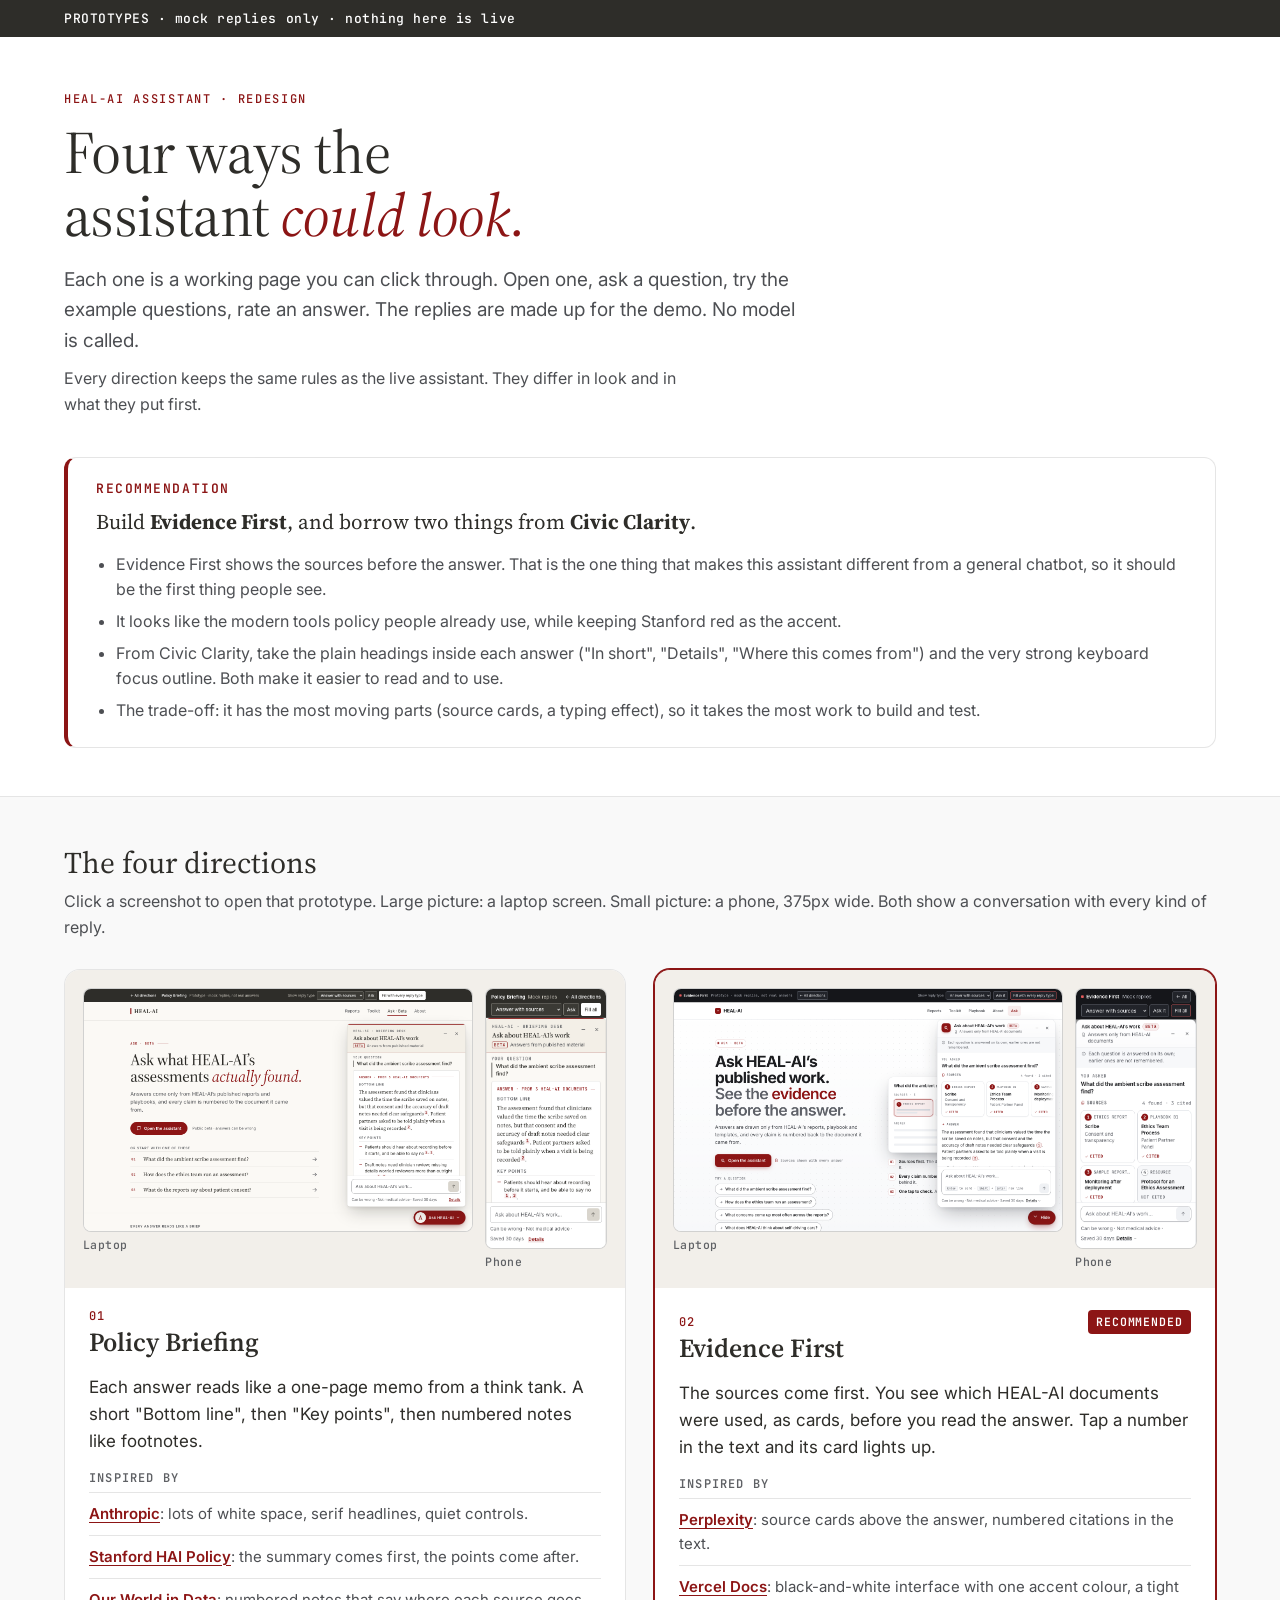
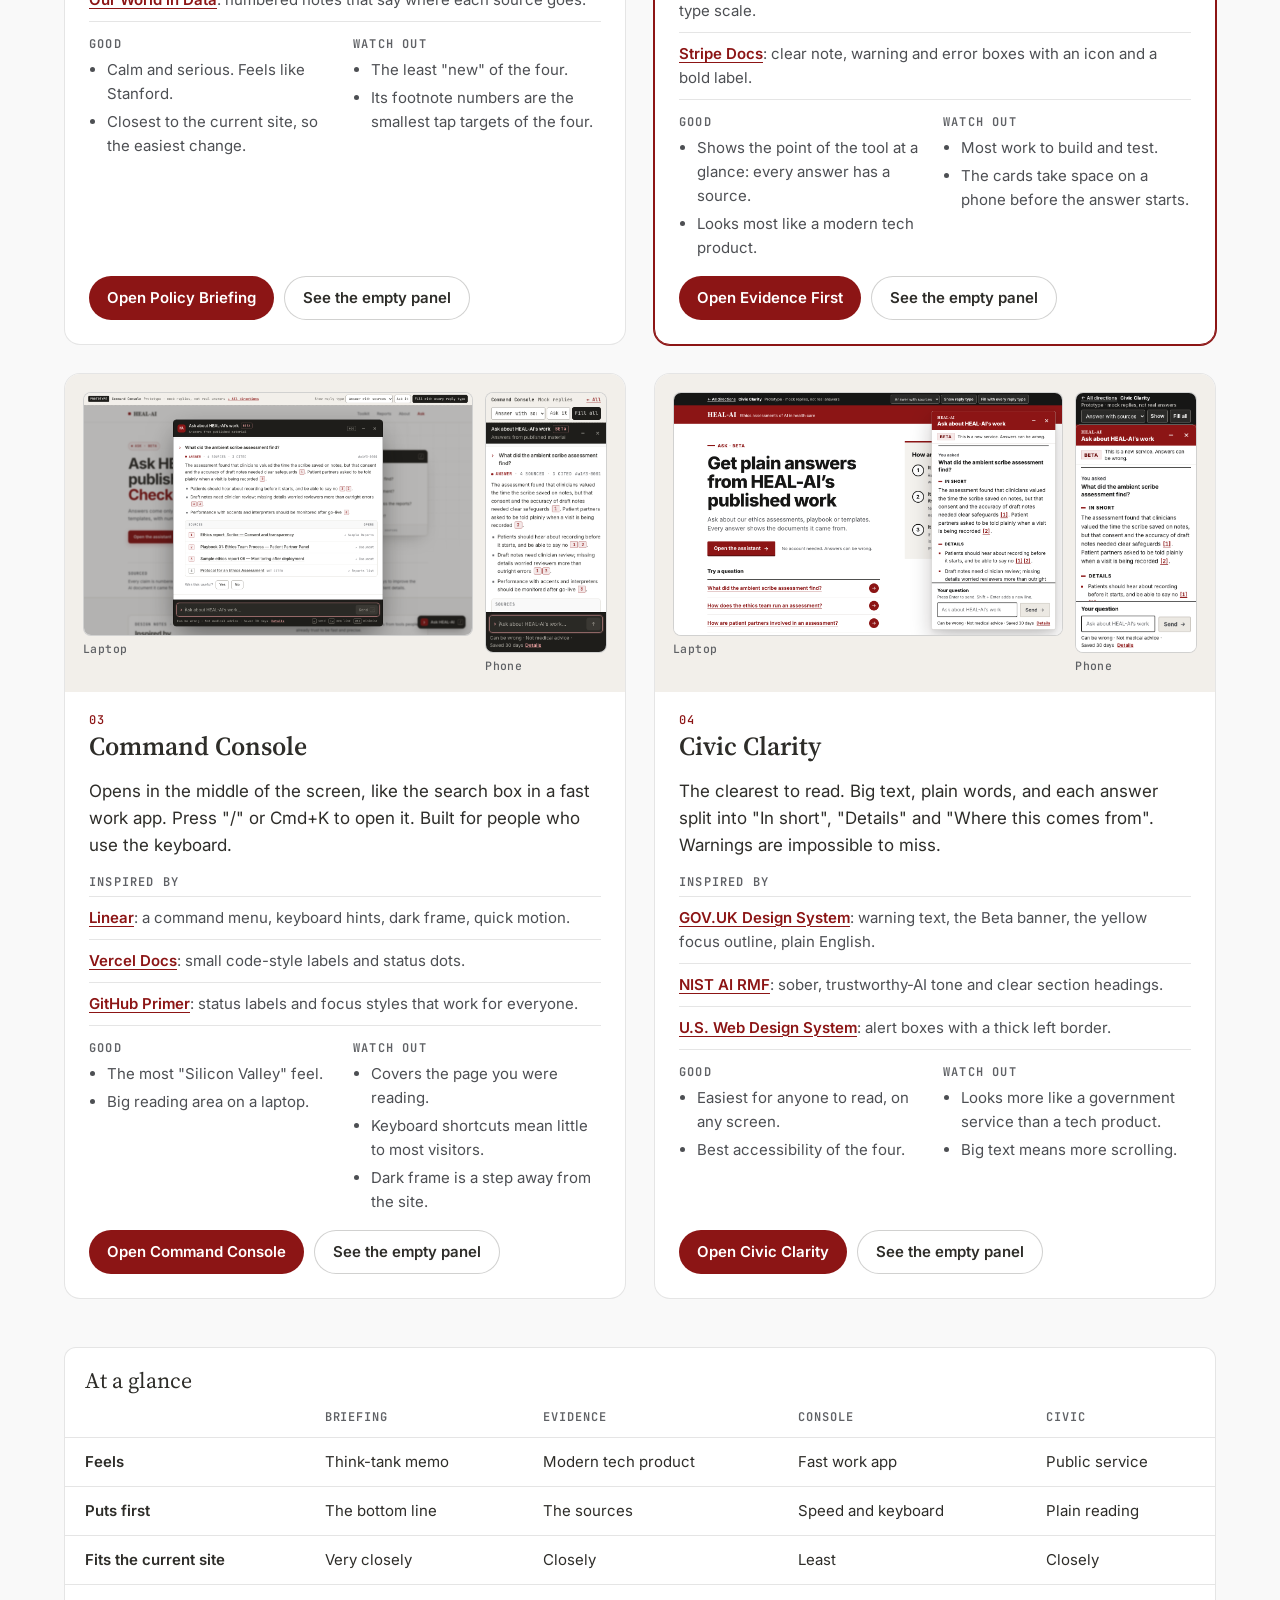
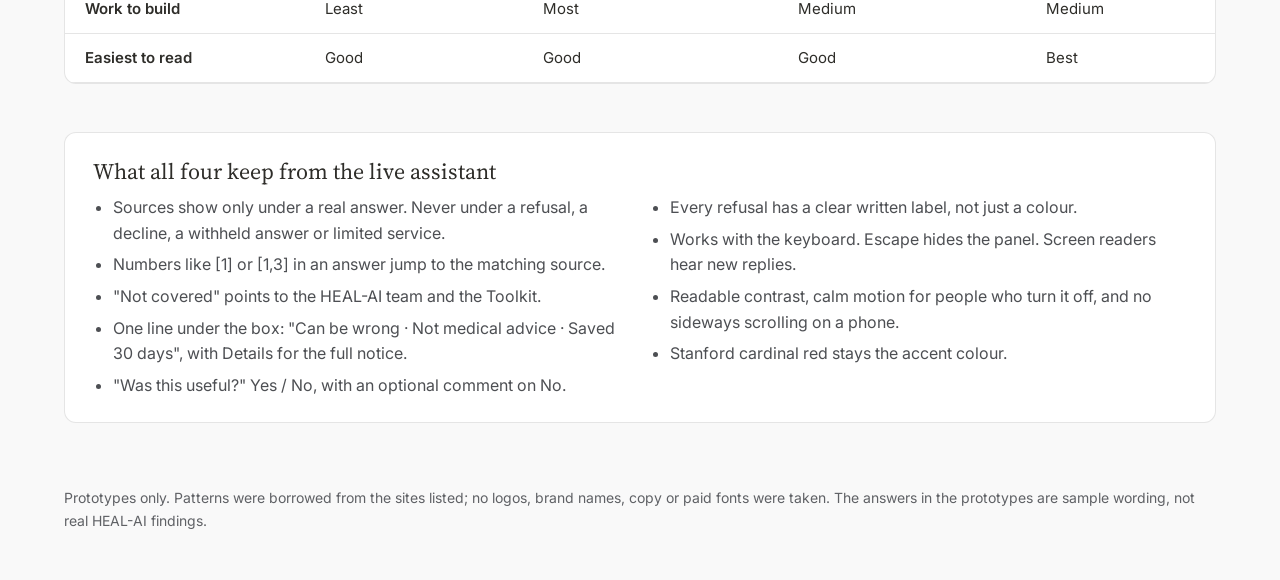
<file: prototypes/assistant-ui/index.html>
<!doctype html>
<html lang="en">
<head>
<meta charset="utf-8">
<meta name="viewport" content="width=device-width, initial-scale=1">
<title>Assistant UI · four directions</title>
<!--
  HEAL-AI assistant · UI prototypes · comparison page
  PROTOTYPE ONLY. Nothing here is live. Every reply in the prototypes is mock
  data from fixtures.js. Screenshots in shots/ were taken at 1440x900 and
  375x812 with ?demo=all&fast (the conversation filled with every reply type).
-->
<link rel="preconnect" href="https://fonts.googleapis.com">
<link rel="preconnect" href="https://fonts.gstatic.com" crossorigin>
<link href="https://fonts.googleapis.com/css2?family=Source+Serif+4:ital,wght@0,400;0,600;1,400&family=Inter:wght@400;500;600;700&family=JetBrains+Mono:wght@400;500&display=swap" rel="stylesheet">
<style>
  :root {
    --cardinal: #8C1515; --cardinal-dark: #6D1010; --tint: rgba(140,21,21,.07);
    --ink: #2E2D29; --ink-mid: #4D4F53; --ink-low: #5F6165;
    --bg: #fff; --bg-soft: #F9F9F9; --bg-warm: #F2EFEA;
    --line: rgba(46,45,41,.12); --line-strong: rgba(46,45,41,.22);
    --serif: 'Source Serif 4', 'Source Serif Pro', Georgia, serif;
    --sans: 'Inter', -apple-system, system-ui, sans-serif;
    --mono: 'JetBrains Mono', ui-monospace, monospace;
  }
  * { box-sizing: border-box; margin: 0; padding: 0; }
  html { -webkit-text-size-adjust: 100%; }
  body { background: var(--bg-soft); color: var(--ink); font: 16px/1.6 var(--sans); overflow-x: hidden; }
  a { color: var(--cardinal); text-underline-offset: 3px; }
  a:hover { color: var(--cardinal-dark); }
  :focus-visible { outline: 3px solid var(--cardinal); outline-offset: 3px; border-radius: 4px; }
  img { display: block; max-width: 100%; height: auto; }

  .wrap { max-width: 1200px; margin: 0 auto; padding: 0 24px; }
  .bar { background: var(--ink); color: #fff; font: 500 13px/1 var(--mono); letter-spacing: .04em; }
  .bar .wrap { padding-top: 12px; padding-bottom: 12px; }

  header.hero { background: var(--bg); border-bottom: 1px solid var(--line); }
  header.hero .wrap { padding-top: 56px; padding-bottom: 48px; }
  .eyebrow { font: 500 12px/1 var(--mono); letter-spacing: .14em; text-transform: uppercase; color: var(--cardinal); }
  h1 { font: 400 clamp(36px, 6vw, 60px)/1.05 var(--serif); letter-spacing: -.01em; margin: 16px 0 18px; max-width: 18ch; }
  h1 em { color: var(--cardinal); }
  .lede { font-size: 19px; color: var(--ink-mid); max-width: 62ch; }
  .lede + .lede { margin-top: 10px; font-size: 16px; }

  .rec { margin: 40px 0 0; background: var(--bg); border: 1px solid var(--line); border-left: 4px solid var(--cardinal); border-radius: 12px; padding: 24px 28px; }
  .rec h2 { font: 600 13px/1 var(--mono); letter-spacing: .12em; text-transform: uppercase; color: var(--cardinal); margin-bottom: 12px; }
  .rec p { font: 400 21px/1.45 var(--serif); max-width: 70ch; }
  .rec ul { margin: 14px 0 0 20px; color: var(--ink-mid); }
  .rec li + li { margin-top: 6px; }

  main .wrap { padding-top: 48px; padding-bottom: 64px; }
  .section-title { font: 400 30px/1.2 var(--serif); margin-bottom: 8px; }
  .section-sub { color: var(--ink-mid); margin-bottom: 28px; }

  .grid { display: grid; grid-template-columns: repeat(2, minmax(0, 1fr)); gap: 28px; }
  .card { background: var(--bg); border: 1px solid var(--line); border-radius: 16px; overflow: hidden; display: flex; flex-direction: column; }
  .card.is-rec { border-color: var(--cardinal); box-shadow: 0 0 0 1px var(--cardinal); }
  .shots { background: var(--bg-warm); padding: 18px; display: grid; grid-template-columns: minmax(0, 3.2fr) minmax(0, 1fr); gap: 12px; align-items: start; }
  .shots a { display: block; border-radius: 8px; overflow: hidden; border: 1px solid var(--line-strong); background: #fff; }
  .shots a:focus-visible { outline-offset: 2px; }
  .shots figcaption { font: 500 11.5px/1.3 var(--mono); color: var(--ink-low); margin-top: 6px; letter-spacing: .04em; }
  .body { padding: 22px 24px 24px; display: flex; flex-direction: column; gap: 16px; flex: 1; }
  .head { display: flex; align-items: baseline; justify-content: space-between; gap: 12px; flex-wrap: wrap; }
  .num { font: 500 12px/1 var(--mono); color: var(--cardinal); letter-spacing: .1em; }
  .card h3 { font: 600 26px/1.15 var(--serif); margin-top: 6px; }
  .tag { font: 600 11.5px/1 var(--mono); letter-spacing: .08em; text-transform: uppercase; color: #fff; background: var(--cardinal); padding: 6px 8px; border-radius: 4px; }
  .idea { font-size: 17px; color: var(--ink); }
  .k { font: 600 12px/1 var(--mono); letter-spacing: .1em; text-transform: uppercase; color: var(--ink-low); margin-bottom: 8px; }
  .insp { list-style: none; border-top: 1px solid var(--line); }
  .insp li { padding: 9px 0; border-bottom: 1px solid var(--line); font-size: 15px; color: var(--ink-mid); }
  .insp a { font-weight: 600; }
  .tradeoff { display: grid; grid-template-columns: 1fr 1fr; gap: 16px; }
  .tradeoff ul { margin-left: 18px; font-size: 15px; color: var(--ink-mid); }
  .tradeoff li + li { margin-top: 4px; }
  .open { margin-top: auto; display: flex; gap: 10px; flex-wrap: wrap; }
  .btn { display: inline-flex; align-items: center; min-height: 44px; padding: 0 18px; border-radius: 999px; font: 600 15px/1 var(--sans); text-decoration: none; }
  .btn-primary { background: var(--cardinal); color: #fff; }
  .btn-primary:hover { background: var(--cardinal-dark); color: #fff; }
  .btn-ghost { border: 1px solid var(--line-strong); color: var(--ink); background: #fff; }
  .btn-ghost:hover { border-color: var(--ink); color: var(--ink); }

  .table-wrap { overflow-x: auto; margin-top: 48px; background: var(--bg); border: 1px solid var(--line); border-radius: 12px; }
  table { border-collapse: collapse; width: 100%; min-width: 640px; font-size: 15px; }
  caption { text-align: left; padding: 18px 20px 4px; font: 400 22px/1.3 var(--serif); }
  th, td { text-align: left; padding: 12px 20px; border-bottom: 1px solid var(--line); vertical-align: top; }
  thead th { font: 600 12px/1.2 var(--mono); letter-spacing: .08em; text-transform: uppercase; color: var(--ink-low); }
  tbody th { font-weight: 600; }

  .rules { margin-top: 48px; background: var(--bg); border: 1px solid var(--line); border-radius: 12px; padding: 24px 28px; }
  .rules h2 { font: 400 22px/1.3 var(--serif); margin-bottom: 10px; }
  .rules ul { margin-left: 20px; color: var(--ink-mid); columns: 2; column-gap: 40px; }
  .rules li { break-inside: avoid; margin-bottom: 6px; }
  footer { color: var(--ink-low); font-size: 14px; padding: 0 0 48px; }

  @media (max-width: 960px) {
    .grid { grid-template-columns: minmax(0, 1fr); }
  }
  @media (max-width: 600px) {
    .wrap { padding: 0 16px; }
    header.hero .wrap { padding-top: 36px; padding-bottom: 32px; }
    .lede { font-size: 17px; }
    .rec { padding: 20px; }
    .rec p { font-size: 18px; }
    .shots { padding: 12px; gap: 8px; }
    .body { padding: 18px; }
    .tradeoff { grid-template-columns: 1fr; }
    .rules { padding: 20px; }
    .rules ul { columns: 1; }
  }
  @media (prefers-reduced-motion: reduce) { * { transition: none !important; animation: none !important; scroll-behavior: auto !important; } }
</style>
</head>
<body>

<div class="bar"><div class="wrap">PROTOTYPES · mock replies only · nothing here is live</div></div>

<header class="hero">
  <div class="wrap">
    <p class="eyebrow">HEAL-AI assistant · redesign</p>
    <h1>Four ways the assistant <em>could look.</em></h1>
    <p class="lede">Each one is a working page you can click through. Open one, ask a question, try the example questions, rate an answer. The replies are made up for the demo. No model is called.</p>
    <p class="lede">Every direction keeps the same rules as the live assistant. They differ in look and in what they put first.</p>

    <section class="rec" aria-labelledby="rec-h">
      <h2 id="rec-h">Recommendation</h2>
      <p>Build <strong>Evidence First</strong>, and borrow two things from <strong>Civic Clarity</strong>.</p>
      <ul>
        <li>Evidence First shows the sources before the answer. That is the one thing that makes this assistant different from a general chatbot, so it should be the first thing people see.</li>
        <li>It looks like the modern tools policy people already use, while keeping Stanford red as the accent.</li>
        <li>From Civic Clarity, take the plain headings inside each answer ("In short", "Details", "Where this comes from") and the very strong keyboard focus outline. Both make it easier to read and to use.</li>
        <li>The trade-off: it has the most moving parts (source cards, a typing effect), so it takes the most work to build and test.</li>
      </ul>
    </section>
  </div>
</header>

<main>
  <div class="wrap">
    <h2 class="section-title">The four directions</h2>
    <p class="section-sub">Click a screenshot to open that prototype. Large picture: a laptop screen. Small picture: a phone, 375px wide. Both show a conversation with every kind of reply.</p>

    <div class="grid">

      <!-- 1 ─────────────────────────────────────────────── -->
      <article class="card" aria-labelledby="d1">
        <div class="shots">
          <figure><a href="briefing/?demo=all&amp;fast"><img src="shots/briefing-desktop.png" width="1440" height="900" alt="Policy Briefing on a laptop: a warm white panel; the answer is set like a memo with a Bottom line, Key points and numbered notes."></a><figcaption>Laptop</figcaption></figure>
          <figure><a href="briefing/?demo=all&amp;fast" tabindex="-1" aria-hidden="true"><img src="shots/briefing-phone.png" width="375" height="812" alt=""></a><figcaption>Phone</figcaption></figure>
        </div>
        <div class="body">
          <div>
            <p class="num">01</p>
            <h3 id="d1">Policy Briefing</h3>
          </div>
          <p class="idea">Each answer reads like a one-page memo from a think tank. A short "Bottom line", then "Key points", then numbered notes like footnotes.</p>
          <div>
            <p class="k">Inspired by</p>
            <ul class="insp">
              <li><a href="https://www.anthropic.com/news" target="_blank" rel="noopener noreferrer">Anthropic</a>: lots of white space, serif headlines, quiet controls.</li>
              <li><a href="https://hai.stanford.edu/policy" target="_blank" rel="noopener noreferrer">Stanford HAI Policy</a>: the summary comes first, the points come after.</li>
              <li><a href="https://ourworldindata.org/artificial-intelligence" target="_blank" rel="noopener noreferrer">Our World in Data</a>: numbered notes that say where each source goes.</li>
            </ul>
          </div>
          <div class="tradeoff">
            <div><p class="k">Good</p><ul><li>Calm and serious. Feels like Stanford.</li><li>Closest to the current site, so the easiest change.</li></ul></div>
            <div><p class="k">Watch out</p><ul><li>The least "new" of the four.</li><li>Its footnote numbers are the smallest tap targets of the four.</li></ul></div>
          </div>
          <p class="open"><a class="btn btn-primary" href="briefing/">Open Policy Briefing</a><a class="btn btn-ghost" href="briefing/?demo=empty&amp;fast">See the empty panel</a></p>
        </div>
      </article>

      <!-- 2 ─────────────────────────────────────────────── -->
      <article class="card is-rec" aria-labelledby="d2">
        <div class="shots">
          <figure><a href="evidence/?demo=all&amp;fast"><img src="shots/evidence-desktop.png" width="1440" height="900" alt="Evidence First on a laptop: a row of source cards sits above the answer; numbered citation pills in the text point back to them."></a><figcaption>Laptop</figcaption></figure>
          <figure><a href="evidence/?demo=all&amp;fast" tabindex="-1" aria-hidden="true"><img src="shots/evidence-phone.png" width="375" height="812" alt=""></a><figcaption>Phone</figcaption></figure>
        </div>
        <div class="body">
          <div class="head">
            <div>
              <p class="num">02</p>
              <h3 id="d2">Evidence First</h3>
            </div>
            <span class="tag">Recommended</span>
          </div>
          <p class="idea">The sources come first. You see which HEAL-AI documents were used, as cards, before you read the answer. Tap a number in the text and its card lights up.</p>
          <div>
            <p class="k">Inspired by</p>
            <ul class="insp">
              <li><a href="https://www.perplexity.ai" target="_blank" rel="noopener noreferrer">Perplexity</a>: source cards above the answer, numbered citations in the text.</li>
              <li><a href="https://vercel.com/docs" target="_blank" rel="noopener noreferrer">Vercel Docs</a>: black-and-white interface with one accent colour, a tight type scale.</li>
              <li><a href="https://docs.stripe.com" target="_blank" rel="noopener noreferrer">Stripe Docs</a>: clear note, warning and error boxes with an icon and a bold label.</li>
            </ul>
          </div>
          <div class="tradeoff">
            <div><p class="k">Good</p><ul><li>Shows the point of the tool at a glance: every answer has a source.</li><li>Looks most like a modern tech product.</li></ul></div>
            <div><p class="k">Watch out</p><ul><li>Most work to build and test.</li><li>The cards take space on a phone before the answer starts.</li></ul></div>
          </div>
          <p class="open"><a class="btn btn-primary" href="evidence/">Open Evidence First</a><a class="btn btn-ghost" href="evidence/?demo=empty&amp;fast">See the empty panel</a></p>
        </div>
      </article>

      <!-- 3 ─────────────────────────────────────────────── -->
      <article class="card" aria-labelledby="d3">
        <div class="shots">
          <figure><a href="console/?demo=all&amp;fast"><img src="shots/console-desktop.png" width="1440" height="900" alt="Command Console on a laptop: a wide dark-framed panel opens in the middle of the screen like a search box, with a sources table under the answer."></a><figcaption>Laptop</figcaption></figure>
          <figure><a href="console/?demo=all&amp;fast" tabindex="-1" aria-hidden="true"><img src="shots/console-phone.png" width="375" height="812" alt=""></a><figcaption>Phone</figcaption></figure>
        </div>
        <div class="body">
          <div>
            <p class="num">03</p>
            <h3 id="d3">Command Console</h3>
          </div>
          <p class="idea">Opens in the middle of the screen, like the search box in a fast work app. Press "/" or Cmd+K to open it. Built for people who use the keyboard.</p>
          <div>
            <p class="k">Inspired by</p>
            <ul class="insp">
              <li><a href="https://linear.app" target="_blank" rel="noopener noreferrer">Linear</a>: a command menu, keyboard hints, dark frame, quick motion.</li>
              <li><a href="https://vercel.com/docs" target="_blank" rel="noopener noreferrer">Vercel Docs</a>: small code-style labels and status dots.</li>
              <li><a href="https://primer.style" target="_blank" rel="noopener noreferrer">GitHub Primer</a>: status labels and focus styles that work for everyone.</li>
            </ul>
          </div>
          <div class="tradeoff">
            <div><p class="k">Good</p><ul><li>The most "Silicon Valley" feel.</li><li>Big reading area on a laptop.</li></ul></div>
            <div><p class="k">Watch out</p><ul><li>Covers the page you were reading.</li><li>Keyboard shortcuts mean little to most visitors.</li><li>Dark frame is a step away from the site.</li></ul></div>
          </div>
          <p class="open"><a class="btn btn-primary" href="console/">Open Command Console</a><a class="btn btn-ghost" href="console/?demo=empty&amp;fast">See the empty panel</a></p>
        </div>
      </article>

      <!-- 4 ─────────────────────────────────────────────── -->
      <article class="card" aria-labelledby="d4">
        <div class="shots">
          <figure><a href="civic/?demo=all&amp;fast"><img src="shots/civic-desktop.png" width="1440" height="900" alt="Civic Clarity on a laptop: large plain text, a red header, a Beta banner, and each answer split into In short, Details and Where this comes from."></a><figcaption>Laptop</figcaption></figure>
          <figure><a href="civic/?demo=all&amp;fast" tabindex="-1" aria-hidden="true"><img src="shots/civic-phone.png" width="375" height="812" alt=""></a><figcaption>Phone</figcaption></figure>
        </div>
        <div class="body">
          <div>
            <p class="num">04</p>
            <h3 id="d4">Civic Clarity</h3>
          </div>
          <p class="idea">The clearest to read. Big text, plain words, and each answer split into "In short", "Details" and "Where this comes from". Warnings are impossible to miss.</p>
          <div>
            <p class="k">Inspired by</p>
            <ul class="insp">
              <li><a href="https://design-system.service.gov.uk" target="_blank" rel="noopener noreferrer">GOV.UK Design System</a>: warning text, the Beta banner, the yellow focus outline, plain English.</li>
              <li><a href="https://www.nist.gov/itl/ai-risk-management-framework" target="_blank" rel="noopener noreferrer">NIST AI RMF</a>: sober, trustworthy-AI tone and clear section headings.</li>
              <li><a href="https://designsystem.digital.gov" target="_blank" rel="noopener noreferrer">U.S. Web Design System</a>: alert boxes with a thick left border.</li>
            </ul>
          </div>
          <div class="tradeoff">
            <div><p class="k">Good</p><ul><li>Easiest for anyone to read, on any screen.</li><li>Best accessibility of the four.</li></ul></div>
            <div><p class="k">Watch out</p><ul><li>Looks more like a government service than a tech product.</li><li>Big text means more scrolling.</li></ul></div>
          </div>
          <p class="open"><a class="btn btn-primary" href="civic/">Open Civic Clarity</a><a class="btn btn-ghost" href="civic/?demo=empty&amp;fast">See the empty panel</a></p>
        </div>
      </article>
    </div>

    <div class="table-wrap" role="region" aria-labelledby="cmp-cap" tabindex="0">
      <table>
        <caption id="cmp-cap">At a glance</caption>
        <thead><tr><th scope="col"></th><th scope="col">Briefing</th><th scope="col">Evidence</th><th scope="col">Console</th><th scope="col">Civic</th></tr></thead>
        <tbody>
          <tr><th scope="row">Feels</th><td>Think-tank memo</td><td>Modern tech product</td><td>Fast work app</td><td>Public service</td></tr>
          <tr><th scope="row">Puts first</th><td>The bottom line</td><td>The sources</td><td>Speed and keyboard</td><td>Plain reading</td></tr>
          <tr><th scope="row">Fits the current site</th><td>Very closely</td><td>Closely</td><td>Least</td><td>Closely</td></tr>
          <tr><th scope="row">Work to build</th><td>Least</td><td>Most</td><td>Medium</td><td>Medium</td></tr>
          <tr><th scope="row">Easiest to read</th><td>Good</td><td>Good</td><td>Good</td><td>Best</td></tr>
        </tbody>
      </table>
    </div>

    <section class="rules" aria-labelledby="rules-h">
      <h2 id="rules-h">What all four keep from the live assistant</h2>
      <ul>
        <li>Sources show only under a real answer. Never under a refusal, a decline, a withheld answer or limited service.</li>
        <li>Numbers like [1] or [1,3] in an answer jump to the matching source.</li>
        <li>"Not covered" points to the HEAL-AI team and the Toolkit.</li>
        <li>One line under the box: "Can be wrong · Not medical advice · Saved 30 days", with Details for the full notice.</li>
        <li>"Was this useful?" Yes / No, with an optional comment on No.</li>
        <li>Every refusal has a clear written label, not just a colour.</li>
        <li>Works with the keyboard. Escape hides the panel. Screen readers hear new replies.</li>
        <li>Readable contrast, calm motion for people who turn it off, and no sideways scrolling on a phone.</li>
        <li>Stanford cardinal red stays the accent colour.</li>
      </ul>
    </section>
  </div>
</main>

<footer><div class="wrap">Prototypes only. Patterns were borrowed from the sites listed; no logos, brand names, copy or paid fonts were taken. The answers in the prototypes are sample wording, not real HEAL-AI findings.</div></footer>

</body>
</html>
</file>
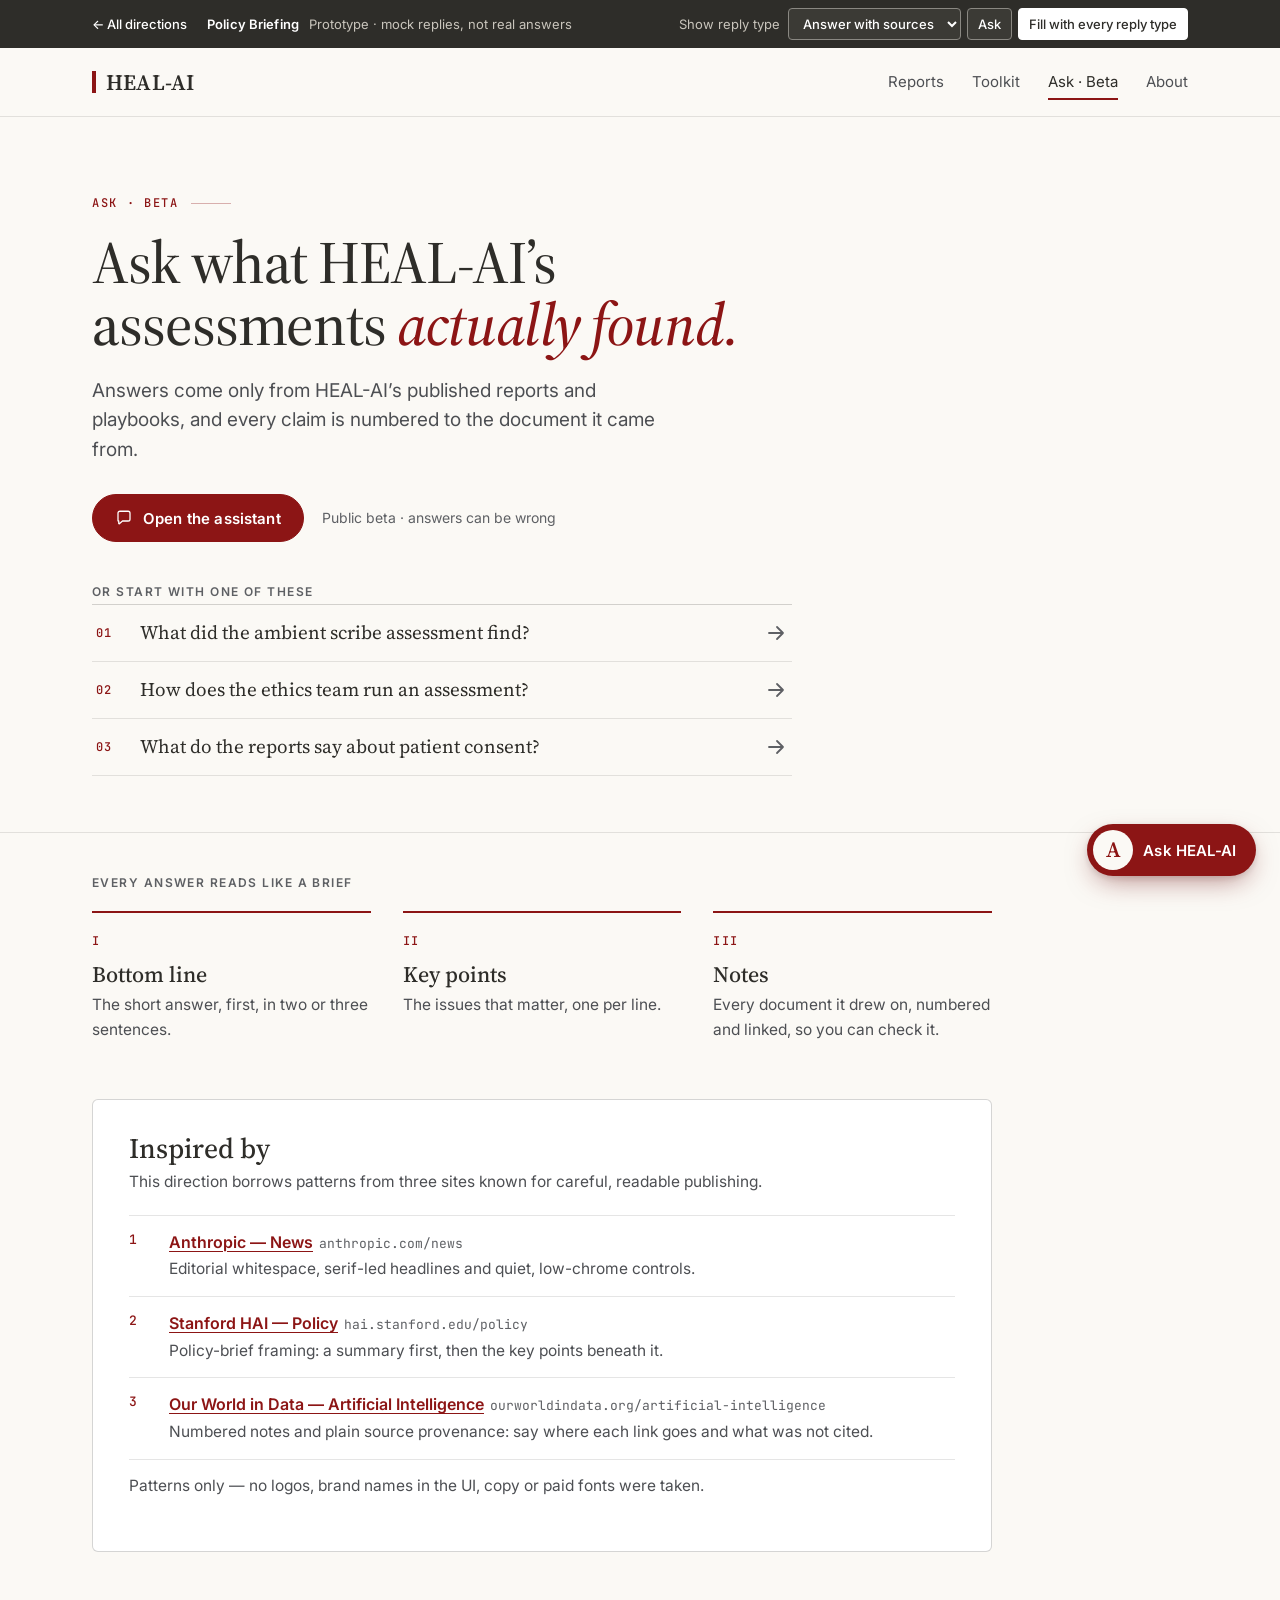
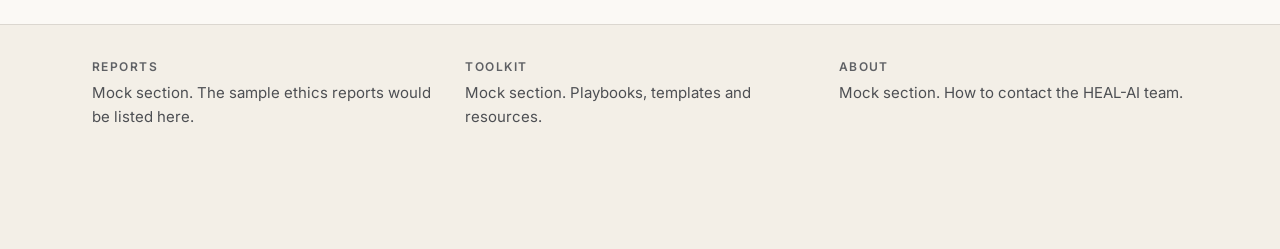
<file: prototypes/assistant-ui/briefing/index.html>
<!doctype html>
<html lang="en">
<head>
<meta charset="utf-8">
<meta name="viewport" content="width=device-width, initial-scale=1">
<title>Policy Briefing · HEAL-AI assistant prototype</title>
<meta name="description" content="Prototype direction for the HEAL-AI assistant: every answer reads like a one-page policy brief. Mock replies only.">
<link rel="preconnect" href="https://fonts.googleapis.com">
<link rel="preconnect" href="https://fonts.gstatic.com" crossorigin>
<link href="https://fonts.googleapis.com/css2?family=Inter:wght@400;500;600&family=JetBrains+Mono:wght@400;500&family=Source+Serif+4:ital,opsz,wght@0,8..60,400;0,8..60,500;0,8..60,600;1,8..60,400&display=swap" rel="stylesheet">
<style>
/* ─────────────────────────────────────────────────────────────────────
   HEAL-AI assistant · prototype direction "Policy Briefing"
   Every answer is laid out like a one-page policy memo:
   a bottom line, key points, and numbered notes for the sources.
   PROTOTYPE ONLY — replies come from ../fixtures.js, never a server.
───────────────────────────────────────────────────────────────────── */
:root {
  --cardinal: #8C1515;
  --cardinal-dark: #6D1010;
  --cardinal-rule: rgba(140, 21, 21, .32);
  --cardinal-tint: #F8EEEC;
  --cardinal-wash: rgba(140, 21, 21, .06);

  --paper: #FBF9F5;          /* warm white page */
  --paper-2: #F3EFE7;        /* header bands, quiet fills */
  --card: #FFFFFF;
  --ink: #2E2D29;            /* 13:1 on paper */
  --ink-mid: #4D4F53;        /* 7.8:1 on paper */
  --ink-low: #5E6064;        /* 5.5:1 on paper-2 — darker than the site's #6B6D71 so it holds on tinted fills */
  --rule: rgba(46, 45, 41, .12);
  --rule-mid: rgba(46, 45, 41, .2);
  --edge: #84868A;           /* control borders · ≥3:1 on white, paper and paper-2 */

  --serif: 'Source Serif 4', 'Source Serif Pro', Georgia, serif;
  --sans: 'Inter', -apple-system, BlinkMacSystemFont, system-ui, sans-serif;
  --mono: 'JetBrains Mono', ui-monospace, SFMono-Regular, Menlo, monospace;

  --ease: cubic-bezier(.2, .6, .2, 1);
  --bar-h: 48px;             /* real prototype-bar height, set by script */
  --top-h: 117px;            /* prototype bar + site header, set by script */
  --shadow-panel: 0 1px 0 rgba(46,45,41,.04), 0 24px 60px -12px rgba(46,45,41,.28), 0 8px 18px -6px rgba(46,45,41,.12);
}

*, *::before, *::after { box-sizing: border-box; }
html { -webkit-text-size-adjust: 100%; scroll-behavior: smooth; }
body {
  margin: 0;
  background: var(--paper);
  color: var(--ink);
  font: 400 16px/1.6 var(--sans);
  -webkit-font-smoothing: antialiased;
  overflow-x: hidden;
}
img, svg { display: block; max-width: 100%; }
a { color: var(--cardinal); text-underline-offset: .18em; text-decoration-thickness: 1px; }
a:hover { color: var(--cardinal-dark); text-decoration-thickness: 2px; }
button, input, select, textarea { font: inherit; color: inherit; }
button { cursor: pointer; }
:focus { outline: none; }
:focus-visible { outline: 2px solid var(--cardinal); outline-offset: 2px; }   /* no border-radius here: it would square off pill buttons on focus */
.sr-only {
  position: absolute !important; width: 1px; height: 1px; padding: 0; margin: -1px;
  overflow: hidden; clip: rect(0 0 0 0); white-space: nowrap; border: 0;
}
.wrap { width: 100%; max-width: 1160px; margin: 0 auto; padding: 0 32px; }

/* ── Prototype bar ─────────────────────────────────────────────────── */
.proto {
  background: var(--ink);
  color: #fff;
  font: 500 13px/1.4 var(--sans);
}
.proto .wrap {
  display: flex; flex-wrap: wrap; align-items: center; gap: 8px 20px;
  padding-top: 8px; padding-bottom: 8px;
}
.proto a { color: #fff; text-decoration: none; }
.proto a:hover { text-decoration: underline; }
.proto :focus-visible { outline-color: #fff; }
.proto-back { display: inline-flex; align-items: center; min-height: 32px; }
.proto-id { display: flex; flex-wrap: wrap; align-items: baseline; gap: 2px 10px; }
.proto-id b { font-weight: 600; letter-spacing: .01em; }
.proto-id span { color: #C9C5BC; font-weight: 400; }
.proto-ctl { display: flex; flex-wrap: wrap; align-items: center; gap: 6px; margin-left: auto; }
.proto-ctl label { color: #C9C5BC; font-weight: 400; margin-right: 2px; }
.proto select, .proto button {
  min-height: 32px; border-radius: 4px; border: 1px solid #8A8882;   /* 3.6:1 on the bar */
  background: #3B3A35; color: #fff; padding: 4px 10px; font-size: 13px; max-width: 100%;
}
.proto button:hover, .proto select:hover { background: #46453F; }
.proto .proto-fill { background: #fff; color: var(--ink); border-color: #fff; }
.proto .proto-fill:hover { background: #EDE9E1; }
.pb-short { display: none; }

/* ── Site header (mock) ────────────────────────────────────────────── */
.site-head { border-bottom: 1px solid var(--rule); background: var(--paper); }
.site-head .wrap { display: flex; align-items: center; justify-content: space-between; min-height: 68px; gap: 16px; }
.wordmark {
  font: 600 22px/1 var(--serif); letter-spacing: .01em; color: var(--ink); text-decoration: none;
  display: inline-flex; align-items: center; gap: 10px;
}
.wordmark::before { content: ""; width: 4px; height: 22px; background: var(--cardinal); }
.wordmark:hover { color: var(--ink); }
.site-nav { display: flex; gap: 28px; font-size: 15px; }
.site-nav a { color: var(--ink-mid); text-decoration: none; padding: 6px 0; }
.site-nav a:hover { color: var(--ink); }
.site-nav a[aria-current] { color: var(--ink); box-shadow: inset 0 -2px 0 var(--cardinal); }

/* ── Hero ──────────────────────────────────────────────────────────── */
.hero { padding: 72px 0 56px; }
.hero-inner { max-width: 700px; }
.eyebrow {
  font: 500 12px/1 var(--mono); letter-spacing: .14em; text-transform: uppercase; color: var(--cardinal);
  display: inline-flex; align-items: center; gap: 12px; margin: 0 0 22px;
}
.eyebrow::after { content: ""; width: 40px; height: 1px; background: var(--cardinal-rule); }
.hero h1 {
  font: 500 clamp(38px, 5.4vw, 60px)/1.04 var(--serif); letter-spacing: -.018em; margin: 0 0 20px;
  font-variation-settings: "opsz" 60;
}
.hero h1 em { font-style: italic; color: var(--cardinal); }
.lede { font: 400 19px/1.55 var(--sans); color: var(--ink-mid); margin: 0 0 30px; max-width: 600px; }
.hero-actions { display: flex; flex-wrap: wrap; align-items: center; gap: 12px 18px; margin-bottom: 44px; }
.btn {
  display: inline-flex; align-items: center; gap: 10px; min-height: 48px; padding: 0 22px;
  border-radius: 999px; border: 1px solid var(--cardinal); background: var(--cardinal); color: #fff;
  font: 600 15px/1 var(--sans); letter-spacing: .01em; text-decoration: none;
  transition: background .18s var(--ease), transform .18s var(--ease);
}
.btn:hover { background: var(--cardinal-dark); color: #fff; }
.btn:active { transform: translateY(1px); }
.btn svg { width: 18px; height: 18px; }
.hero-meta { font-size: 14px; color: var(--ink-low); }

.examples-label {
  font: 600 12px/1 var(--sans); letter-spacing: .12em; text-transform: uppercase; color: var(--ink-low);
  margin: 0 0 6px;
}
.examples { list-style: none; margin: 0; padding: 0; border-top: 1px solid var(--rule-mid); }
.examples li { border-bottom: 1px solid var(--rule); }
.example {
  width: 100%; display: grid; grid-template-columns: 40px 1fr 24px; align-items: center; gap: 4px;
  min-height: 56px; padding: 10px 4px; background: none; border: 0; text-align: left;
  font: 400 19px/1.35 var(--serif); color: var(--ink);
  transition: background .18s var(--ease), padding .18s var(--ease);
}
.example .n { font: 500 12px/1 var(--mono); color: var(--cardinal); letter-spacing: .06em; }
.example .arr { color: var(--ink-low); transition: transform .18s var(--ease), color .18s var(--ease); }
.example:hover { background: var(--card); padding-left: 10px; }
.example:hover .arr { transform: translateX(3px); color: var(--cardinal); }

/* How an answer reads */
.anatomy { border-top: 1px solid var(--rule); padding: 44px 0 56px; }
.anatomy h2 {
  font: 600 12px/1 var(--sans); letter-spacing: .12em; text-transform: uppercase; color: var(--ink-low); margin: 0 0 22px;
}
.anatomy ol { list-style: none; margin: 0; padding: 0; display: grid; grid-template-columns: repeat(3, minmax(0, 1fr)); gap: 32px; max-width: 900px; }
.anatomy li { border-top: 2px solid var(--cardinal); padding-top: 14px; }
.anatomy .k { font: 500 12px/1 var(--mono); color: var(--cardinal); letter-spacing: .1em; }
.anatomy h3 { font: 500 22px/1.2 var(--serif); margin: 8px 0 6px; }
.anatomy p { margin: 0; color: var(--ink-mid); font-size: 15.5px; }

/* Inspired by */
.inspired { padding: 0 0 72px; }
.inspired-card {
  background: var(--card); border: 1px solid var(--rule-mid); border-radius: 6px;
  padding: 32px 36px; max-width: 900px;
}
.inspired-card h2 { font: 500 28px/1.15 var(--serif); margin: 0 0 6px; }
.inspired-card > p { color: var(--ink-mid); margin: 0 0 20px; font-size: 15.5px; }
.inspired-list { list-style: none; margin: 0; padding: 0; counter-reset: insp; }
.inspired-list li {
  counter-increment: insp; display: grid; grid-template-columns: 32px minmax(0, 1fr); gap: 2px 8px;
  padding: 14px 0; border-top: 1px solid var(--rule);
}
.inspired-list li::before { content: counter(insp); font: 500 13px/1.6 var(--mono); color: var(--cardinal); grid-row: span 2; }
.inspired-list a { font: 600 16px/1.4 var(--sans); overflow-wrap: anywhere; }
.inspired-list .url { font: 400 13px/1.4 var(--mono); color: var(--ink-low); margin-left: 6px; overflow-wrap: anywhere; }
.inspired-list p { margin: 0; color: var(--ink-mid); font-size: 15.5px; }
.inspired-small { margin: 12px 0 0; padding-top: 14px; border-top: 1px solid var(--rule); font-size: 14px; color: var(--ink-low); }

.site-foot { border-top: 1px solid var(--rule); background: var(--paper-2); padding: 36px 0 120px; }
.site-foot .wrap { display: grid; grid-template-columns: repeat(3, minmax(0, 1fr)); gap: 24px; }
.site-foot h2 { font: 600 12px/1 var(--sans); letter-spacing: .12em; text-transform: uppercase; color: var(--ink-low); margin: 0 0 8px; }
.site-foot p { margin: 0; font-size: 15px; color: var(--ink-mid); }

/* ══ The assistant ════════════════════════════════════════════════════ */
.launcher {
  position: fixed; right: 24px; bottom: 24px; z-index: 50;
  display: inline-flex; align-items: center; gap: 10px;
  min-height: 52px; padding: 6px 20px 6px 6px; border-radius: 999px;
  background: var(--cardinal); color: #fff; border: 0;
  font: 600 15px/1 var(--sans); letter-spacing: .01em;
  box-shadow: 0 10px 28px -8px rgba(109, 16, 16, .55), 0 2px 6px rgba(46,45,41,.12);
  transition: background .18s var(--ease), transform .18s var(--ease);
}
.launcher:hover { background: var(--cardinal-dark); }
.launcher:active { transform: translateY(1px); }
.launcher .mark {
  width: 40px; height: 40px; border-radius: 50%; background: var(--paper); color: var(--cardinal);
  display: grid; place-items: center; font: 600 22px/1 var(--serif); padding-bottom: 2px;
}
.launcher .chev { width: 16px; height: 16px; margin-left: -2px; transition: transform .24s var(--ease); display: none; }
.launcher[aria-expanded="true"] .chev { display: block; }
.launcher .unread {
  position: absolute; top: 4px; left: 36px; width: 12px; height: 12px; border-radius: 50%;
  background: #fff; border: 3px solid var(--cardinal);
}

.panel {
  position: fixed; z-index: 60; right: 24px; bottom: 90px;
  width: min(440px, calc(100vw - 32px)); height: min(740px, calc(100vh - 136px));
  /* top edge stays below the site header (so the nav is never covered), but never shorter than 560px */
  height: min(740px, calc(100vh - 136px), max(560px, calc(100vh - 102px - var(--top-h))));
  display: flex; flex-direction: column;
  background: var(--paper); border: 1px solid var(--rule-mid); border-radius: 10px;
  box-shadow: var(--shadow-panel); overflow: hidden;
  opacity: 0; transform: translateY(10px) scale(.985); transform-origin: bottom right;
  transition: opacity .22s var(--ease), transform .26s var(--ease);
}
.assistant[data-open="true"] .panel { opacity: 1; transform: none; }
.panel[hidden] { display: none; }

/* header */
.p-head {
  position: relative; flex: none;
  background: var(--paper-2); border-bottom: 1px solid var(--cardinal-rule);
  padding: 16px 12px 14px 22px; display: grid; grid-template-columns: minmax(0, 1fr) auto; align-items: start; column-gap: 12px;
}
.p-head::before { content: ""; position: absolute; left: 0; right: 0; top: 0; height: 3px; background: var(--cardinal); }
.p-head-text { flex: 1; min-width: 0; padding-top: 4px; }
.p-kicker { font: 500 11.5px/1 var(--mono); letter-spacing: .14em; text-transform: uppercase; color: var(--ink-low); margin: 0 0 8px; }
.p-title { font: 500 21px/1.2 var(--serif); margin: 0; letter-spacing: -.005em; }
.p-sub { grid-column: 1 / -1; margin: 6px 0 0; font-size: 13.5px; color: var(--ink-mid); display: flex; align-items: center; flex-wrap: wrap; gap: 4px 8px; }
.badge {
  font: 500 11px/1 var(--mono); letter-spacing: .1em; text-transform: uppercase; color: var(--cardinal);
  border: 1px solid var(--cardinal); border-radius: 3px; padding: 3px 5px 2px;
}
.p-actions { display: flex; gap: 2px; flex: none; }
.icon-btn {
  width: 40px; height: 40px; border-radius: 6px; border: 0; background: transparent; color: var(--ink-mid);
  display: grid; place-items: center; transition: background .18s var(--ease), color .18s var(--ease);
}
.icon-btn:hover { background: rgba(46,45,41,.07); color: var(--ink); }
.icon-btn svg { width: 20px; height: 20px; }

/* log */
.log {
  position: relative; flex: 1 1 auto; overflow-y: auto; overscroll-behavior: contain;
  padding: 22px 22px 28px; scroll-behavior: smooth;
}
.log:focus-visible { outline-offset: -3px; border-radius: 0; }

.intro-lede { font: 400 19px/1.45 var(--serif); color: var(--ink); margin: 0 0 22px; }
.lbl {
  font: 600 11.5px/1.2 var(--sans); letter-spacing: .12em; text-transform: uppercase; color: var(--ink-low);
  margin: 0 0 8px;
}
.starters { border-top: 1px solid var(--rule-mid); margin-bottom: 18px; }
.starter {
  width: 100%; display: flex; align-items: center; justify-content: space-between; gap: 12px;
  min-height: 48px; padding: 10px 2px; text-align: left; background: none; border: 0;
  border-bottom: 1px solid var(--rule); font: 500 15px/1.35 var(--sans); color: var(--ink);
}
.starter svg { width: 16px; height: 16px; flex: none; color: var(--cardinal); transition: transform .18s var(--ease); }
.starter:hover { color: var(--cardinal-dark); }
.starter:hover svg { transform: translateX(3px); }
.standalone {
  display: flex; gap: 8px; align-items: flex-start; margin: 0; font-size: 13.5px; line-height: 1.45; color: var(--ink-low);
}
.standalone svg { width: 16px; height: 16px; flex: none; margin-top: 1px; }
.intro.is-compact .intro-lede, .intro.is-compact .intro-starters { display: none; }
.intro.is-compact { padding-bottom: 14px; margin-bottom: 4px; border-bottom: 1px solid var(--rule); }

/* exchanges */
.msg { animation: rise .34s var(--ease) both; }
@keyframes rise { from { opacity: 0; transform: translateY(6px); } }
.msg-q { margin: 26px 0 12px; }
.msg-q:first-child, .intro + .msg-q { margin-top: 18px; }
.q-label { font: 500 11px/1 var(--mono); letter-spacing: .14em; text-transform: uppercase; color: var(--ink-low); margin: 0 0 6px; }
.q-text {
  margin: 0; font: 500 16px/1.45 var(--sans); color: var(--ink); overflow-wrap: anywhere;
  padding-left: 12px; border-left: 2px solid var(--ink);
}

/* the memo */
.memo {
  background: var(--card); border: 1px solid var(--rule-mid); border-radius: 6px;
  padding: 18px 20px 6px; box-shadow: 0 1px 2px rgba(46,45,41,.04);
}
.memo-eyebrow {
  display: flex; align-items: center; gap: 10px; margin: 0 0 14px;
  font: 500 11px/1.3 var(--mono); letter-spacing: .12em; text-transform: uppercase; color: var(--cardinal);
}
.memo-eyebrow::after { content: ""; flex: 1; height: 1px; background: var(--cardinal-rule); }
.memo .lbl { margin-bottom: 6px; }
.bottom { font: 400 18px/1.5 var(--serif); color: var(--ink); margin-bottom: 16px; font-variation-settings: "opsz" 20; }
.bottom p { margin: 0 0 8px; }
.bottom p:last-child { margin-bottom: 0; }
.extra p { margin: 0 0 12px; font-size: 15.5px; color: var(--ink-mid); }
.points { list-style: none; margin: 0 0 16px; padding: 0; }
.points li {
  position: relative; padding: 9px 0 9px 22px; border-top: 1px solid var(--rule);
  font-size: 15.5px; line-height: 1.5; color: var(--ink);
}
.points li::before { content: ""; position: absolute; left: 2px; top: 1.15em; width: 10px; height: 2px; background: var(--cardinal); }

/* footnote markers */
.cites { font-size: 1em; vertical-align: baseline; line-height: 0; white-space: nowrap; margin-left: 1px; }
.cite {
  position: relative; top: -.55em; display: inline-block;
  padding: 1px 3px 0; margin: 0 0 0 1px; border: 0; background: var(--cardinal-wash); border-radius: 3px;
  font: 600 .64em/1.2 var(--mono); color: var(--cardinal); vertical-align: baseline;
  box-shadow: inset 0 -1px 0 var(--cardinal-rule);
}
.cite::before { content: ""; position: absolute; inset: -12px -3px; }   /* bigger tap area, no layout change */
.cite:hover { background: var(--cardinal-tint); color: var(--cardinal-dark); }
.cite-sep { font: 500 .6em/1 var(--mono); color: var(--cardinal); position: relative; top: -.6em; margin: 0 0 0 1px; }

/* notes */
.notes { margin: 4px -20px 0; padding: 14px 20px 6px; border-top: 1px solid var(--cardinal-rule); background: var(--paper); }
.notes-head { display: flex; align-items: baseline; justify-content: space-between; gap: 10px; flex-wrap: wrap; margin: 0 0 6px; }
.notes-head h3 { margin: 0; }
.notes-head span { font-size: 13px; color: var(--ink-low); }
.note-list { list-style: none; margin: 0; padding: 0; }
.note {
  display: grid; grid-template-columns: 26px minmax(0, 1fr); gap: 8px; padding: 9px 8px 9px 6px; margin: 0 -8px 0 -6px;
  border-top: 1px solid var(--rule); border-radius: 4px; scroll-margin: 16px;
  transition: background .3s var(--ease), box-shadow .3s var(--ease);
}
.note:first-child { border-top: 0; }
.note-n { font: 500 13px/1.5 var(--mono); color: var(--cardinal); padding-top: 1px; }
.note-body { min-width: 0; }
.note-link, .note-text { font: 500 15px/1.45 var(--sans); overflow-wrap: anywhere; }
.note-link { color: var(--ink); text-decoration-color: var(--cardinal-rule); }
.note-link:hover { color: var(--cardinal-dark); text-decoration-color: currentColor; }
.note-link svg { display: inline-block; width: 13px; height: 13px; margin-left: 4px; vertical-align: -1px; }
.note-meta { display: block; margin-top: 2px; font-size: 13px; line-height: 1.4; color: var(--ink-low); }
.note[data-cited="false"] .note-n { color: var(--ink-low); }
.note.is-target { background: var(--cardinal-tint); box-shadow: inset 3px 0 0 var(--cardinal); }
.note:focus-visible { outline-offset: 0; }

/* non-answers */
.nb {
  border: 1px solid var(--rule-mid); border-radius: 6px; background: var(--paper);
  padding: 14px 18px 4px;
}
.nb-label {
  display: flex; align-items: center; gap: 8px; margin: 0 0 8px;
  font: 600 12px/1.3 var(--sans); letter-spacing: .1em; text-transform: uppercase; color: var(--ink-mid);
}
.nb-label svg { width: 18px; height: 18px; flex: none; }
.nb-text p { margin: 0 0 10px; font-size: 15.5px; line-height: 1.55; color: var(--ink); }
.nb-next { margin: 0 0 12px; padding-top: 10px; border-top: 1px dashed var(--rule-mid); font-size: 15px; color: var(--ink-mid); }
.nb-next b { font-weight: 600; color: var(--ink); }
.nb-refused { border-color: transparent; background: var(--cardinal-tint); box-shadow: inset 4px 0 0 var(--cardinal); border-radius: 2px 6px 6px 2px; padding-left: 22px; }
.nb-refused .nb-label { color: var(--cardinal); }
.nb-limited, .nb-withheld { background: var(--paper-2); }

/* errors */
.err {
  border: 1px solid var(--edge); border-radius: 6px; background: var(--card);
  padding: 14px 18px; border-top: 3px solid var(--ink);
}
.err .nb-label { color: var(--ink); }
.err p.err-text { margin: 0 0 12px; font-size: 15.5px; line-height: 1.5; }

/* pending */
.pending { padding: 16px 20px; border: 1px solid var(--rule); border-radius: 6px; background: var(--card); }
.pending p { margin: 0 0 10px; font-size: 15px; color: var(--ink-mid); }
.scan { height: 2px; background: var(--rule); overflow: hidden; position: relative; }
.scan::after {
  content: ""; position: absolute; top: 0; bottom: 0; width: 34%; background: var(--cardinal);
  animation: scan 1.1s var(--ease) infinite;
}
@keyframes scan { from { left: -34%; } to { left: 100%; } }

/* buttons inside the log */
.btn-line {
  display: inline-flex; align-items: center; justify-content: center; gap: 6px;
  min-height: 40px; padding: 0 16px; border-radius: 999px;
  border: 1px solid var(--edge); background: var(--card); color: var(--ink);
  font: 500 14.5px/1 var(--sans);
  transition: border-color .18s var(--ease), background .18s var(--ease);
}
.btn-line:hover { border-color: var(--ink); background: var(--paper); }
.btn-line svg { width: 16px; height: 16px; }
.btn-solid { background: var(--ink); border-color: var(--ink); color: #fff; }
.btn-solid:hover { background: #000; border-color: #000; color: #fff; }

/* rating */
.rate {
  display: flex; align-items: center; flex-wrap: wrap; gap: 8px 10px;
  margin: 10px 0 0; padding: 4px 0 0; font-size: 14px; color: var(--ink-mid);
}
.rate-label { margin-right: 4px; }
.rate-done { display: inline-flex; align-items: center; gap: 6px; min-height: 40px; color: var(--ink); font-weight: 500; }
.rate-done svg { width: 16px; height: 16px; color: var(--cardinal); }
.rate-form { width: 100%; }
.rate-form label { display: block; font-weight: 500; color: var(--ink); margin-bottom: 2px; font-size: 14.5px; }
.rate-form .hint { display: block; font-size: 13.5px; color: var(--ink-low); margin-bottom: 8px; }
.rate-form textarea {
  width: 100%; min-height: 72px; resize: vertical; padding: 10px 12px; border-radius: 6px;
  border: 1px solid var(--edge); background: var(--card); font-size: 15px; line-height: 1.45;
}
.rate-form textarea:focus-visible { outline-offset: 1px; }
.rate-actions { display: flex; justify-content: space-between; align-items: center; gap: 10px; margin-top: 8px; }
.rate-actions .cc { font: 400 12.5px/1 var(--mono); color: var(--ink-low); }

/* composer */
.composer { flex: none; border-top: 1px solid var(--rule-mid); background: var(--card); padding: 12px 16px 10px; }
.field {
  display: flex; align-items: flex-end; gap: 8px; padding: 6px 6px 6px 14px;
  border: 1px solid var(--edge); border-radius: 10px; background: var(--card);
  transition: border-color .18s var(--ease), box-shadow .18s var(--ease);
}
.field:focus-within { border-color: var(--cardinal); box-shadow: 0 0 0 1px var(--cardinal); }   /* 2px cardinal ring: the textarea's own outline is off */
.input {
  flex: 1; min-width: 0; border: 0; background: transparent; resize: none;
  font: 400 16px/1.45 var(--sans); padding: 8px 0; max-height: 128px; min-height: 38px;
}
.input::placeholder { color: var(--ink-low); opacity: 1; }
.input:focus-visible { outline: none; }
.send {
  flex: none; width: 40px; height: 40px; border-radius: 8px; border: 0;
  background: var(--cardinal); color: #fff; display: grid; place-items: center;
  transition: background .18s var(--ease);
}
.send:hover { background: var(--cardinal-dark); }
.send svg { width: 20px; height: 20px; }
.send:disabled { background: #D9D5CD; color: #6E6C66; cursor: not-allowed; }
.count { font: 400 12.5px/1 var(--mono); color: var(--ink-low); text-align: right; min-height: 0; margin: 6px 2px 0; }
.count:empty { display: none; }
.count[data-over="true"] { color: var(--cardinal); font-weight: 500; }
.seg { white-space: nowrap; }
.foot-line {
  display: flex; align-items: center; justify-content: space-between; flex-wrap: wrap; gap: 0 10px;
  margin: 6px 0 0; font-size: 13px; color: var(--ink-low);
}
.more {
  min-height: 32px; padding: 0 2px; border: 0; background: none; color: var(--cardinal);
  font: 600 13px/1 var(--sans); text-decoration: underline; text-underline-offset: 3px; text-decoration-thickness: 1px;
}
.notice { margin: 4px 0 4px; padding: 10px 12px; background: var(--paper); border: 1px solid var(--rule); border-radius: 6px; }
.notice p { margin: 0 0 6px; font-size: 13.5px; line-height: 1.5; color: var(--ink-mid); }
.notice p:last-child { margin-bottom: 0; }

/* ── Phone ─────────────────────────────────────────────────────────── */
@media (max-width: 760px) {
  .wrap { padding: 0 16px; }
  .site-nav { gap: 18px; }
  .site-nav a:not([aria-current]) { display: none; }
  .hero { padding: 44px 0 36px; }
  .lede { font-size: 17px; }
  .example { font-size: 17px; grid-template-columns: 34px 1fr 20px; }
  .anatomy ol { grid-template-columns: 1fr; gap: 22px; }
  .inspired-card { padding: 22px 18px; }
  .inspired-list .url { display: block; margin-left: 0; }
  .site-foot .wrap { grid-template-columns: 1fr; }
  .proto-ctl { margin-left: 0; }
  /* phone: text >= 15px, small caps labels >= 13px, touch targets >= 40px */
  .proto { font-size: 15px; }
  .proto select, .proto button { min-height: 40px; font-size: 15px; }
  .proto-back { min-height: 40px; }
  .wordmark, .site-nav a { min-height: 40px; display: inline-flex; align-items: center; }
  .eyebrow, .examples-label, .anatomy h2, .site-foot h2 { font-size: 13px; }
  .hero-meta, .inspired-small { font-size: 15px; }
  .inspired-list .url { font-size: 14px; }
  .inspired-list li::before { font-size: 14px; }
  .inspired-list a { padding: 10px 0; }          /* inline padding: bigger tap area, no layout change */
}
@media (max-width: 600px) {
  /* Prototype bar: two short rows, kept above the sheet so reply types can be switched while it is open */
  .proto { position: sticky; top: 0; z-index: 70; }
  .proto .wrap { gap: 0 12px; padding-top: 4px; padding-bottom: 6px; }
  .proto-back { order: 2; margin-left: auto; }
  .proto-id { order: 1; gap: 0 8px; min-width: 0; }
  .proto-ctl { order: 3; width: 100%; flex-wrap: nowrap; }
  .proto-ctl label { position: absolute; width: 1px; height: 1px; margin: -1px; overflow: hidden; clip: rect(0 0 0 0); white-space: nowrap; }
  .proto select { flex: 1; min-width: 0; }
  .proto button { flex: none; }
  .pb-long { display: none; }
  .pb-short { display: inline; }
  main [id], .site-foot [id] { scroll-margin-top: calc(var(--bar-h) + 8px); }
  .launcher { right: 16px; bottom: 16px; }
  .panel {
    left: 0; right: 0; bottom: 0; top: var(--bar-h); width: auto; height: auto;
    border-radius: 14px 14px 0 0; border-bottom: 0; transform-origin: bottom center;
    transform: translateY(24px);
  }
  .assistant[data-open="true"] .launcher { visibility: hidden; }
  .p-head { padding: 16px 8px 12px 18px; }
  .log { padding: 18px 16px 24px; }
  .intro-lede { font-size: 18px; }
  .starter { font-size: 15.5px; min-height: 52px; }
  .standalone { font-size: 14px; }
  .bottom { font-size: 18px; }
  .memo { padding: 16px 16px 4px; }
  .notes { margin: 4px -16px 0; padding: 12px 16px 4px; }
  .nb { padding: 14px 14px 4px; }
  .nb-refused { padding-left: 18px; }
  .composer { padding: 10px 12px calc(8px + env(safe-area-inset-bottom)); }
  .rate { font-size: 15px; }
  .note-meta { font-size: 15px; }
  .p-kicker, .badge, .lbl, .q-label, .memo-eyebrow, .nb-label { font-size: 13px; }
  .p-sub, .standalone, .notes-head span, .notice p, .rate-form label, .rate-form .hint, .btn-line { font-size: 15px; }
  .foot-line, .more { font-size: 15px; }
  .foot-line { display: block; }                 /* "Details" follows the last segment instead of taking a row of its own */
  .more { display: inline-flex; align-items: center; vertical-align: middle; min-height: 40px; padding: 0 4px; margin-left: 6px; }
  .memo-eyebrow { letter-spacing: .06em; }
  .count, .rate-actions .cc, .note-n { font-size: 15px; }
  .example .n, .anatomy .k { font-size: 13px; }
  .inspired-list .url, .inspired-list li::before { font-size: 15px; }
  /* citation markers: 13px, with line-height 1 so the raised box does not push lines apart */
  .cite { font-size: 13px; line-height: 1; padding: 2px 3px 1px; top: -.5em; }
  .cite-sep { font-size: 13px; top: -.45em; }
  .note-link, .nb-next a { padding: 10px 0; }    /* inline padding: ~40px tap height without moving text */
}

/* ── Motion ────────────────────────────────────────────────────────── */
.no-anim *, .no-anim *::before, .no-anim *::after { animation: none !important; transition: none !important; }
.no-anim, .no-anim .log { scroll-behavior: auto; }
@media (prefers-reduced-motion: reduce) {
  html, .log { scroll-behavior: auto; }
  *, *::before, *::after { animation: none !important; transition: none !important; }
  .scan::after { left: 0; width: 100%; opacity: .35; }
}
@media (forced-colors: active) {
  .cite, .more { text-decoration: underline; }
  .note.is-target { outline: 2px solid Highlight; }
  .nb-refused { border: 1px solid CanvasText; border-left-width: 4px; }
}
@media print { .assistant, .proto { display: none !important; } }
</style>
</head>
<body>

<!-- Prototype controls — not part of the design -->
<div class="proto" id="proto" role="region" aria-label="Prototype controls">
  <div class="wrap">
    <a class="proto-back" href="../index.html">← All directions</a>
    <p class="proto-id" style="margin:0"><b>Policy Briefing</b><span><span class="pb-long">Prototype · mock replies, not real answers</span><span class="pb-short">Mock replies</span></span></p>
    <div class="proto-ctl">
      <label for="proto-type">Show reply type</label>
      <select id="proto-type"></select>
      <button type="button" id="proto-show">Ask</button>
      <button type="button" id="proto-fill" class="proto-fill">Fill<span class="pb-long"> with every reply type</span><span class="pb-short"> all<span class="sr-only"> — every reply type</span></span></button>
    </div>
  </div>
</div>

<header class="site-head">
  <div class="wrap">
    <a class="wordmark" href="#top" aria-label="HEAL-AI home">HEAL-AI</a>
    <nav class="site-nav" aria-label="Main">
      <a href="#reports">Reports</a>
      <a href="#toolkit">Toolkit</a>
      <a href="#ask" aria-current="page">Ask · Beta</a>
      <a href="#about">About</a>
    </nav>
  </div>
</header>

<main id="top">
  <section class="hero" id="ask" aria-labelledby="hero-title">
    <div class="wrap">
      <div class="hero-inner">
        <p class="eyebrow">Ask · Beta</p>
        <h1 id="hero-title">Ask what HEAL-AI’s assessments <em>actually found.</em></h1>
        <p class="lede">Answers come only from HEAL-AI’s published reports and playbooks, and every claim is numbered to the document it came from.</p>
        <div class="hero-actions">
          <button type="button" class="btn" id="hero-open">
            <svg viewBox="0 0 24 24" aria-hidden="true" focusable="false"><path d="M4 5.5A2.5 2.5 0 0 1 6.5 3h11A2.5 2.5 0 0 1 20 5.5v8a2.5 2.5 0 0 1-2.5 2.5H10l-4.2 3.6A.5.5 0 0 1 5 19.2V16h-.5A.5.5 0 0 1 4 15.5z" fill="none" stroke="currentColor" stroke-width="1.7" stroke-linejoin="round"/></svg>
            Open the assistant
          </button>
          <span class="hero-meta">Public beta · answers can be wrong</span>
        </div>
        <p class="examples-label" id="ex-label">Or start with one of these</p>
        <ul class="examples" aria-labelledby="ex-label" id="hero-examples"></ul>
      </div>
    </div>
  </section>

  <section class="anatomy" aria-labelledby="anatomy-title">
    <div class="wrap">
      <h2 id="anatomy-title">Every answer reads like a brief</h2>
      <ol>
        <li><span class="k">I</span><h3>Bottom line</h3><p>The short answer, first, in two or three sentences.</p></li>
        <li><span class="k">II</span><h3>Key points</h3><p>The issues that matter, one per line.</p></li>
        <li><span class="k">III</span><h3>Notes</h3><p>Every document it drew on, numbered and linked, so you can check it.</p></li>
      </ol>
    </div>
  </section>

  <section class="inspired" aria-labelledby="insp-title">
    <div class="wrap">
      <div class="inspired-card">
        <h2 id="insp-title">Inspired by</h2>
        <p>This direction borrows patterns from three sites known for careful, readable publishing.</p>
        <ul class="inspired-list">
          <li>
            <span><a href="https://www.anthropic.com/news" target="_blank" rel="noopener noreferrer">Anthropic — News</a><span class="url">anthropic.com/news</span></span>
            <p>Editorial whitespace, serif-led headlines and quiet, low-chrome controls.</p>
          </li>
          <li>
            <span><a href="https://hai.stanford.edu/policy" target="_blank" rel="noopener noreferrer">Stanford HAI — Policy</a><span class="url">hai.stanford.edu/policy</span></span>
            <p>Policy-brief framing: a summary first, then the key points beneath it.</p>
          </li>
          <li>
            <span><a href="https://ourworldindata.org/artificial-intelligence" target="_blank" rel="noopener noreferrer">Our World in Data — Artificial Intelligence</a><span class="url">ourworldindata.org/artificial-intelligence</span></span>
            <p>Numbered notes and plain source provenance: say where each link goes and what was not cited.</p>
          </li>
        </ul>
        <p class="inspired-small">Patterns only — no logos, brand names in the UI, copy or paid fonts were taken.</p>
      </div>
    </div>
  </section>
</main>

<footer class="site-foot">
  <div class="wrap">
    <div id="reports"><h2>Reports</h2><p>Mock section. The sample ethics reports would be listed here.</p></div>
    <div id="toolkit"><h2>Toolkit</h2><p>Mock section. Playbooks, templates and resources.</p></div>
    <div id="about"><h2>About</h2><p>Mock section. How to contact the HEAL-AI team.</p></div>
  </div>
</footer>

<!-- ══ The assistant ══════════════════════════════════════════════════ -->
<div class="assistant" id="assistant" data-open="false">
  <button type="button" class="launcher" id="launcher" aria-expanded="false" aria-controls="ha-panel">
    <span class="mark" aria-hidden="true">A</span>
    <span>Ask HEAL-AI</span>
    <svg class="chev" viewBox="0 0 24 24" aria-hidden="true" focusable="false"><path d="M6 9l6 6 6-6" fill="none" stroke="currentColor" stroke-width="2" stroke-linecap="round" stroke-linejoin="round"/></svg>
    <span class="unread" id="unread" hidden><span class="sr-only">, new answer</span></span>
  </button>

  <section class="panel" id="ha-panel" role="dialog" aria-modal="false" aria-labelledby="ha-title" aria-describedby="ha-sub" hidden>
    <header class="p-head">
      <div class="p-head-text">
        <p class="p-kicker" aria-hidden="true">HEAL-AI · Briefing desk</p>
        <h2 class="p-title" id="ha-title"></h2>
      </div>
      <div class="p-actions">
        <button type="button" class="icon-btn" id="ha-min" aria-label="Minimise (keeps this conversation)" title="Minimise">
          <svg viewBox="0 0 24 24" aria-hidden="true" focusable="false"><path d="M6 12h12" stroke="currentColor" stroke-width="1.8" stroke-linecap="round"/></svg>
        </button>
        <button type="button" class="icon-btn" id="ha-close" aria-label="Close and clear this conversation" title="Close and clear">
          <svg viewBox="0 0 24 24" aria-hidden="true" focusable="false"><path d="M7 7l10 10M17 7L7 17" stroke="currentColor" stroke-width="1.8" stroke-linecap="round"/></svg>
        </button>
      </div>
      <p class="p-sub" id="ha-sub"><span class="badge">Beta</span><span>Answers from published material</span></p>
    </header>

    <div class="log" id="ha-log" role="log" aria-live="polite" aria-label="Conversation" tabindex="0"></div>

    <div class="composer">
      <form class="field" id="ha-form" novalidate>
        <label class="sr-only" for="ha-q">Ask a question about HEAL-AI’s work</label>
        <textarea id="ha-q" class="input" rows="1" placeholder="Ask about HEAL-AI’s work…" aria-describedby="ha-count"></textarea>
        <button type="submit" class="send" id="ha-send" aria-label="Send question" disabled>
          <svg viewBox="0 0 24 24" aria-hidden="true" focusable="false"><path d="M12 19V5M6 11l6-6 6 6" fill="none" stroke="currentColor" stroke-width="1.9" stroke-linecap="round" stroke-linejoin="round"/></svg>
        </button>
      </form>
      <div class="count" id="ha-count" aria-live="polite"></div>
      <div class="foot-line">
        <span id="ha-line"></span>
        <button type="button" class="more" id="ha-more" aria-expanded="false" aria-controls="ha-notice">Details</button>
      </div>
      <div class="notice" id="ha-notice" hidden>
        <p id="ha-note"></p>
        <p id="ha-privacy"></p>
      </div>
    </div>
  </section>
</div>

<script src="../fixtures.js"></script>
<script>
(function () {
  'use strict';

  var M = window.HEALAI_MOCK;
  var C = M.copy;
  var esc = M.esc;
  var MAX = C.maxQuestion;
  var CMAX = C.maxComment;
  var params = new URLSearchParams(window.location.search);
  var FAST = params.has('fast');
  if (FAST) document.documentElement.classList.add('no-anim');

  var ICON = {
    arrow: '<svg viewBox="0 0 24 24" aria-hidden="true" focusable="false"><path d="M5 12h14M13 6l6 6-6 6" fill="none" stroke="currentColor" stroke-width="1.8" stroke-linecap="round" stroke-linejoin="round"/></svg>',
    info: '<svg viewBox="0 0 24 24" aria-hidden="true" focusable="false"><circle cx="12" cy="12" r="9" fill="none" stroke="currentColor" stroke-width="1.6"/><path d="M12 11v5.5M12 7.6v.1" stroke="currentColor" stroke-width="1.8" stroke-linecap="round"/></svg>',
    out: '<svg viewBox="0 0 24 24" aria-hidden="true" focusable="false"><path d="M14 5h5v5M19 5l-8 8M17 14v4a1 1 0 0 1-1 1H6a1 1 0 0 1-1-1V8a1 1 0 0 1 1-1h4" fill="none" stroke="currentColor" stroke-width="1.7" stroke-linecap="round" stroke-linejoin="round"/></svg>',
    check: '<svg viewBox="0 0 24 24" aria-hidden="true" focusable="false"><path d="M5 12.5l4.5 4.5L19 7.5" fill="none" stroke="currentColor" stroke-width="2" stroke-linecap="round" stroke-linejoin="round"/></svg>',
    retry: '<svg viewBox="0 0 24 24" aria-hidden="true" focusable="false"><path d="M4.5 12a7.5 7.5 0 1 0 2.2-5.3M4.5 4.5v4h4" fill="none" stroke="currentColor" stroke-width="1.8" stroke-linecap="round" stroke-linejoin="round"/></svg>',
    /* one per kind of non-answer, so the label never rests on colour */
    refused: '<svg viewBox="0 0 24 24" aria-hidden="true" focusable="false"><path d="M12 3l7 3v5.5c0 4.4-3 8-7 9.5-4-1.5-7-5.1-7-9.5V6z" fill="none" stroke="currentColor" stroke-width="1.7" stroke-linejoin="round"/><path d="M9 12h6" stroke="currentColor" stroke-width="1.8" stroke-linecap="round"/></svg>',
    declined: '<svg viewBox="0 0 24 24" aria-hidden="true" focusable="false"><circle cx="10.5" cy="10.5" r="6" fill="none" stroke="currentColor" stroke-width="1.7"/><path d="M15 15l5 5M8 10.5h5" stroke="currentColor" stroke-width="1.8" stroke-linecap="round"/></svg>',
    withheld: '<svg viewBox="0 0 24 24" aria-hidden="true" focusable="false"><path d="M3 12s3.5-6 9-6c1.6 0 3 .5 4.2 1.2M21 12s-3.5 6-9 6c-1.6 0-3-.5-4.2-1.2" fill="none" stroke="currentColor" stroke-width="1.7" stroke-linecap="round"/><path d="M4 20L20 4" stroke="currentColor" stroke-width="1.8" stroke-linecap="round"/></svg>',
    limited: '<svg viewBox="0 0 24 24" aria-hidden="true" focusable="false"><circle cx="12" cy="12" r="9" fill="none" stroke="currentColor" stroke-width="1.7"/><path d="M10 9v6M14 9v6" stroke="currentColor" stroke-width="1.9" stroke-linecap="round"/></svg>',
    alert: '<svg viewBox="0 0 24 24" aria-hidden="true" focusable="false"><path d="M12 4l9 16H3z" fill="none" stroke="currentColor" stroke-width="1.7" stroke-linejoin="round"/><path d="M12 10v4.5M12 17.2v.1" stroke="currentColor" stroke-width="1.9" stroke-linecap="round"/></svg>'
  };

  var $ = function (id) { return document.getElementById(id); };
  var root = $('assistant'), launcher = $('launcher'), unread = $('unread'), panel = $('ha-panel');
  var log = $('ha-log'), form = $('ha-form'), input = $('ha-q'), send = $('ha-send'), count = $('ha-count');
  var more = $('ha-more'), notice = $('ha-notice');

  /* Static copy from the shared fixtures (the live wording). */
  $('ha-title').textContent = C.title;
  /* The one-line notice, in segments that wrap at the dots, never mid-phrase. */
  function setLine(text) {
    var parts = String(text).split(' · ');
    $('ha-line').innerHTML = parts.map(function (part, i) {
      return '<span class="seg">' + esc(part) + (i < parts.length - 1 ? ' ·' : '') + '</span>';
    }).join(' ');
  }
  setLine(C.lineHead + C.saved);
  $('ha-note').textContent = C.note;
  $('ha-privacy').textContent = C.privacy;
  input.setAttribute('maxlength', String(MAX));

  var busy = false, inflight = Promise.resolve(), generation = 0, turn = 0, healthChecked = false;

  function motion() { return !FAST && !M.reducedMotion(); }

  /* ── Bar heights → CSS: phone sheet starts below the prototype bar;
        desktop panel stays below the site header ─────────────────── */
  var protoBar = $('proto'), siteHead = document.querySelector('.site-head');
  function setBar() {
    var h = protoBar.offsetHeight;
    document.documentElement.style.setProperty('--bar-h', h + 'px');
    document.documentElement.style.setProperty('--top-h', (h + siteHead.offsetHeight) + 'px');
  }
  setBar();
  window.addEventListener('load', setBar);
  window.addEventListener('resize', setBar);
  if (document.fonts && document.fonts.ready) document.fonts.ready.then(setBar);
  if (window.ResizeObserver) { var ro = new ResizeObserver(setBar); ro.observe(protoBar); ro.observe(siteHead); }

  /* ── Details notice ─────────────────────────────────────────────── */
  more.addEventListener('click', function () {
    var openNow = more.getAttribute('aria-expanded') !== 'true';
    more.setAttribute('aria-expanded', String(openNow));
    more.textContent = openNow ? 'Hide' : 'Details';
    notice.hidden = !openNow;
  });

  /* ── Empty state ─────────────────────────────────────────────────── */
  function intro() {
    log.innerHTML =
      '<div class="intro">' +
        '<p class="intro-lede">Ask about the playbook, the ethics assessments, the templates or the patient panel. Each answer shows which documents it came from.</p>' +
        '<div class="intro-starters">' +
          '<p class="lbl" id="ha-starters-label">Suggested questions</p>' +
          '<div class="starters" role="group" aria-labelledby="ha-starters-label">' +
            M.starters.map(function (q) {
              return '<button type="button" class="starter"><span>' + esc(q) + '</span>' + ICON.arrow + '</button>';
            }).join('') +
          '</div>' +
        '</div>' +
        '<p class="standalone">' + ICON.info + '<span>' + esc(C.standalone) + '</span></p>' +
      '</div>';
    log.querySelectorAll('.starter').forEach(function (b) {
      b.addEventListener('click', function () { ask(b.textContent); input.focus({ preventScroll: true }); });
    });
  }

  /* ── Composer ────────────────────────────────────────────────────── */
  function updateCount() {
    var n = input.value.length;
    count.textContent = n > MAX * 0.8 ? n + ' / ' + MAX + (n >= MAX ? ' · limit reached' : '') : '';
    count.setAttribute('data-over', String(n >= MAX));
    input.style.height = 'auto';
    var want = input.scrollHeight;
    input.style.overflowY = want > 128 ? 'auto' : 'hidden';
    input.style.height = Math.min(Math.max(want, 38), 128) + 'px';
    send.disabled = busy || !input.value.trim();
  }

  /* ── Open, minimise, close ───────────────────────────────────────── */
  var hideTimer = null;
  function isOpen() { return root.getAttribute('data-open') === 'true'; }

  function open(opts) {
    clearTimeout(hideTimer);
    if (!log.firstChild) intro();
    panel.hidden = false;
    updateCount();
    void panel.offsetWidth;                    // apply the closed state first so the transition runs
    root.setAttribute('data-open', 'true');
    launcher.setAttribute('aria-expanded', 'true');
    unread.hidden = true;
    checkHealth();
    if (!opts || opts.focus !== false) {
      setTimeout(function () { input.focus({ preventScroll: true }); }, motion() ? 60 : 0);
    }
  }

  function hide() {
    root.setAttribute('data-open', 'false');
    launcher.setAttribute('aria-expanded', 'false');
    hideTimer = setTimeout(function () { panel.hidden = true; }, motion() ? 240 : 0);
    launcher.focus({ preventScroll: true });
  }
  function minimise() { hide(); }
  function clearConversation() {
    generation++;                                // drop any reply still in flight
    busy = false;
    inflight = Promise.resolve();
    log.innerHTML = '';
    input.value = '';
    updateCount();
  }
  function close() { clearConversation(); hide(); }

  launcher.addEventListener('click', function () { if (isOpen()) minimise(); else open(); });
  $('ha-min').addEventListener('click', minimise);
  $('ha-close').addEventListener('click', close);
  panel.addEventListener('keydown', function (e) {
    if (e.key === 'Escape') { e.preventDefault(); minimise(); }
  });

  function checkHealth() {
    if (healthChecked) return;
    healthChecked = true;
    M.health().then(function (h) {
      if (h && h.notice) $('ha-privacy').textContent = h.notice;
      if (h && h.logging_questions === true && Number(h.log_days) > 0) {
        setLine(C.lineHead + 'Saved ' + Number(h.log_days) + ' days');
      }
    }).catch(function () { healthChecked = false; });
  }

  /* ── Rendering ───────────────────────────────────────────────────── */

  /* Only web and in-page links; a javascript: href would run on click. */
  function safeLink(href) {
    if (!href) return null;
    try {
      var u = new URL(href, window.location.href);
      if (u.protocol !== 'http:' && u.protocol !== 'https:') return null;
      return { href: String(href), external: u.origin !== window.location.origin };
    } catch (e) { return null; }
  }

  /* [1] and [1,3] → superscript note markers. Runs on escaped text, so
     the only markup it can add is its own. `valid` is the set of note
     numbers this answer actually has; empty for a non-answer, so nothing
     is ever linked there. Out-of-range lists stay as plain text. */
  function linkCites(escaped, valid) {
    return escaped.replace(/\s*\[(\d+(?:\s*,\s*\d+)*)\]/g, function (whole, list) {
      var nums = list.split(/\s*,\s*/).map(function (n) { return parseInt(n, 10); });
      if (!nums.every(function (i) { return valid[i]; })) return whole;
      return '<sup class="cites">' + nums.map(function (i) {
        return '<button type="button" class="cite" data-to="' + i + '" aria-label="Note ' + i + '">' + i + '</button>';
      }).join('<span class="cite-sep" aria-hidden="true">,</span>') + '</sup>';
    });
  }

  /* Splits the answer into the paragraphs before the first "- " line
     (the bottom line), the bullets (key points), and anything after. */
  function parse(text) {
    var lead = [], points = [], after = [];
    String(text || '').split('\n').forEach(function (raw) {
      var line = raw.trim();
      if (!line) return;
      var m = line.match(/^[-•*]\s+(.*)$/);
      if (m) points.push(m[1]);
      else if (points.length) after.push(line);
      else lead.push(line);
    });
    return { lead: lead, points: points, after: after };
  }

  function paras(lines, valid) {
    return lines.map(function (l) { return '<p>' + linkCites(esc(l), valid) + '</p>'; }).join('');
  }

  function whereItGoes(s) {
    if (s.precision === 'section-list') return 'Opens the list of reports';
    if (s.precision === 'document-pending') return /^#reports\b/.test(s.href || '') ? 'Opens in Sample Reports' : 'Opens the page that lists it';
    if (s.precision === 'document') return 'Opens the document';
    return '';
  }

  function renderAnswer(data, t) {
    var sources = data.sources || [];
    var withNotes = M.showsSources(data);
    var valid = {};
    if (withNotes) sources.forEach(function (s) { valid[s.n] = true; });
    var p = parse(data.answer);
    var cited = sources.filter(function (s) { return s.cited; }).length || sources.length;
    var docs = withNotes ? cited : 0;

    var html = '<article class="memo" aria-label="Answer">';
    html += '<p class="memo-eyebrow">' + (docs ? 'Answer · from ' + docs + ' HEAL-AI document' + (docs === 1 ? '' : 's') : 'Answer') + '</p>';
    if (p.lead.length) {
      html += '<p class="lbl">Bottom line</p><div class="bottom">' + paras(p.lead, valid) + '</div>';
    }
    if (p.points.length) {
      html += '<p class="lbl">Key points</p><ul class="points">' +
        p.points.map(function (l) { return '<li>' + linkCites(esc(l), valid) + '</li>'; }).join('') + '</ul>';
    }
    if (p.after.length) html += '<div class="extra">' + paras(p.after, valid) + '</div>';

    if (withNotes) {
      var hid = 'ha-t' + t + '-notes';
      html += '<section class="notes" aria-labelledby="' + hid + '">' +
        '<div class="notes-head"><h3 class="lbl" id="' + hid + '">Notes</h3><span>The documents this answer draws on</span></div>' +
        '<ol class="note-list">';
      sources.forEach(function (s) {
        var link = safeLink(s.href);
        var name = esc(s.label || 'Source ' + s.n);
        var inner = link
          ? '<a class="note-link" href="' + esc(link.href) + '"' +
              (link.external ? ' target="_blank" rel="noopener noreferrer"' : '') + '>' + name +
              (link.external ? ICON.out + '<span class="sr-only"> (opens in a new tab)</span>' : '') + '</a>'
          : '<span class="note-text">' + name + '</span>';
        var meta = [whereItGoes(s), s.cited ? '' : 'Not cited above'].filter(Boolean).join(' · ');
        html += '<li class="note" id="ha-t' + t + '-src-' + s.n + '" tabindex="-1" data-cited="' + !!s.cited + '">' +
          '<span class="note-n" aria-hidden="true">' + esc(s.n) + '</span>' +
          '<span class="note-body"><span class="sr-only">Note ' + esc(s.n) + ': </span>' + inner +
            (meta ? '<span class="note-meta">' + esc(meta) + '</span>' : '') +
            (s.cited ? '<span class="sr-only"> — cited in the answer</span>' : '') +
          '</span></li>';
      });
      html += '</ol></section>';
    }
    return html + '</article>';
  }

  function renderNonAnswer(data, kind) {
    var p = parse(data.answer);
    var lines = p.lead.concat(p.points, p.after);   // no citations, no list styling: plain text
    var html = '<div class="nb nb-' + kind.k + '">' +
      '<p class="nb-label">' + (ICON[kind.k] || ICON.info) + '<span>' + esc(kind.label) + '</span></p>' +
      '<div class="nb-text">' + lines.map(function (l) { return '<p>' + esc(l) + '</p>'; }).join('') + '</div>';
    if (kind.k === 'declined') {
      html += '<p class="nb-next"><b>Next step:</b> <a href="' + esc(C.contactHref) + '">contact the HEAL-AI team</a>, ' +
              'or browse the reports and resources in the <a href="' + esc(C.toolkitHref) + '">Toolkit</a>.</p>';
    } else if (kind.k === 'withheld' || kind.k === 'limited') {
      html += '<p class="nb-next"><a href="' + esc(C.toolkitHref) + '">Browse the Toolkit</a></p>';
    }
    return html + '</div>';
  }

  function rateHtml(data, t) {
    if (!data.exchange) return '';
    var rl = 'ha-t' + t + '-rl';
    return '<div class="rate" data-exchange="' + esc(data.exchange) + '">' +
      '<span class="rate-label" id="' + rl + '">Was this useful?</span>' +
      '<button type="button" class="btn-line thumb" data-verdict="up" aria-describedby="' + rl + '">Yes</button>' +
      '<button type="button" class="btn-line thumb" data-verdict="down" aria-describedby="' + rl + '">No</button>' +
    '</div>';
  }

  function render(msg, data) {
    var t = ++turn;
    var kind = M.kindOf(data);
    var html = kind.k === 'answer' ? renderAnswer(data, t) : renderNonAnswer(data, kind);
    html += rateHtml(data, t);

    msg.removeAttribute('aria-busy');
    msg.className = 'msg msg-a kind-' + kind.k;
    msg.innerHTML = html;

    var rate = msg.querySelector('.rate');
    if (rate) wireRating(rate);

    msg.querySelectorAll('.cite').forEach(function (b) {
      b.addEventListener('click', function () {
        var el = document.getElementById('ha-t' + t + '-src-' + b.getAttribute('data-to'));
        if (!el) return;
        msg.querySelectorAll('.note').forEach(function (s) { s.classList.remove('is-target'); });
        el.classList.add('is-target');
        el.scrollIntoView({ block: 'nearest', behavior: motion() ? 'smooth' : 'auto' });
        el.focus({ preventScroll: true });
      });
    });

    log.scrollTop = Math.max(0, msg.offsetTop - 64);   // start at the question, not the bottom of the notes
    if (!isOpen()) unread.hidden = false;
  }

  /* A rating says thank you only once it has been accepted. */
  function wireRating(rate) {
    var exchange = rate.getAttribute('data-exchange');
    var labelId = rate.querySelector('.rate-label').id;

    /* One status element, updated in place, so it is announced and the
       keyboard user's focus is not dropped to <body> when the button
       they pressed is replaced. */
    function settle(promise, okMsg) {
      var hadFocus = rate.contains(document.activeElement);
      rate.innerHTML = '<span class="rate-done" role="status" tabindex="-1"></span>';
      var done = rate.querySelector('.rate-done');
      done.textContent = 'Sending…';
      if (hadFocus) done.focus({ preventScroll: true });
      promise.then(function (r) {
        if (!r || !r.ok) throw new Error('rejected');
        done.innerHTML = ICON.check + esc(okMsg);
      }).catch(function () {
        done.textContent = 'Your rating could not be sent.';
      });
    }

    rate.querySelectorAll('.thumb').forEach(function (b) {
      b.addEventListener('click', function () {
        if (b.getAttribute('data-verdict') === 'up') {
          settle(M.feedback({ exchange: exchange, verdict: 'up' }), 'Thanks.');
          return;
        }
        var cid = labelId + '-c', hid = labelId + '-h', ccid = labelId + '-cc';
        rate.innerHTML =
          '<div class="rate-form">' +
            '<label for="' + cid + '">What was wrong with it?</label>' +
            '<span class="hint" id="' + hid + '">Optional. Please do not include patient details.</span>' +
            '<textarea id="' + cid + '" rows="3" maxlength="' + CMAX + '" aria-describedby="' + hid + '"></textarea>' +
            '<div class="rate-actions"><span class="cc" id="' + ccid + '" aria-hidden="true">0 / ' + CMAX + '</span>' +
              '<button type="button" class="btn-line btn-solid rate-send">Send</button></div>' +
          '</div>';
        var box = rate.querySelector('textarea');
        var cc = document.getElementById(ccid);
        box.addEventListener('input', function () { cc.textContent = box.value.length + ' / ' + CMAX; });
        rate.querySelector('.rate-send').addEventListener('click', function () {
          settle(M.feedback({ exchange: exchange, verdict: 'down', comment: box.value.trim().slice(0, CMAX) || undefined }), 'Thanks — that helps.');
        });
        box.focus();
      });
    });
  }

  function renderError(msg, text, label, q, scenario) {
    msg.removeAttribute('aria-busy');
    msg.className = 'msg msg-a kind-error';
    msg.innerHTML =
      '<div class="err" role="alert">' +
        '<p class="nb-label">' + ICON.alert + '<span>' + esc(label) + '</span></p>' +
        '<p class="err-text">' + esc(text) + '</p>' +
        '<button type="button" class="btn-line retry">' + ICON.retry + 'Try again</button>' +
      '</div>';
    msg.querySelector('.retry').addEventListener('click', function () {
      if (busy) return;                               // another reply is still coming; ask() would drop this one
      input.focus({ preventScroll: true });           // the button is about to go
      var mine = msg.previousElementSibling;
      if (mine && mine.classList.contains('msg-q')) mine.remove();
      msg.remove();
      ask(q, scenario);
    });
    log.scrollTop = Math.max(0, msg.offsetTop - 64);
    if (!isOpen()) unread.hidden = false;
  }

  /* ── Asking ──────────────────────────────────────────────────────── */
  function append(html, cls) {
    var first = log.querySelector('.intro');
    if (first) first.classList.add('is-compact');
    var el = document.createElement('div');
    el.className = cls;
    el.innerHTML = html;
    log.appendChild(el);
    return el;
  }

  /* `scenario` (optional) forces the mock reply type — the prototype
     controls use it. Returns a promise that settles when the reply is in. */
  function ask(question, scenario, queued) {
    var q = String(question || '').trim();
    if (!q) return Promise.resolve();
    if (busy) {
      if (!queued) return Promise.resolve();        // a click while answering is ignored, like the live widget
      var g0 = generation;
      return inflight.then(function () { if (g0 === generation) return ask(q, scenario, true); });
    }
    if (!isOpen()) open({ focus: false });
    if (q.length > MAX) q = q.slice(0, MAX);

    busy = true;
    input.value = '';
    updateCount();
    var mine = generation;

    append('<p class="q-label" aria-hidden="true">Your question</p><p class="q-text"><span class="sr-only">You asked: </span>' + esc(q) + '</p>', 'msg msg-q');
    var msg = append('<div class="pending"><p>Searching HEAL-AI’s material…</p><div class="scan" aria-hidden="true"></div></div>', 'msg msg-a');
    msg.setAttribute('aria-busy', 'true');
    log.scrollTop = log.scrollHeight;

    if (scenario) M.next(scenario);
    inflight = M.ask(q).then(function (r) {
      if (mine !== generation) return;
      if (!r.ok) {
        renderError(msg, (r.body && r.body.error) || 'The assistant is unavailable right now.',
          r.status === 429 ? 'Too many questions' : 'Service problem', q, scenario);
        return;
      }
      render(msg, r.body);
    }, function () {
      if (mine !== generation) return;
      renderError(msg, 'The assistant could not be reached. Check your connection and try again.', 'Connection problem', q, scenario);
    }).then(function () {
      if (mine !== generation) return;
      busy = false;
      updateCount();
    });
    return inflight;
  }

  form.addEventListener('submit', function (e) { e.preventDefault(); ask(input.value); });
  input.addEventListener('input', updateCount);
  input.addEventListener('keydown', function (e) {
    if (e.key === 'Enter' && !e.shiftKey && !e.isComposing) { e.preventDefault(); ask(input.value); }
  });

  /* ── Page entry points ───────────────────────────────────────────── */
  /* The fixtures route starters 3 and 4 to "limited" and "rate limit"; a
     hero example should show an answer, so the third one is a question the
     mock routes to an answer. */
  var heroQs = [M.starters[0], M.starters[1], 'What do the reports say about patient consent?'];
  $('hero-examples').innerHTML = heroQs.map(function (q, i) {
    return '<li><button type="button" class="example" data-q="' + esc(q) + '">' +
      '<span class="n" aria-hidden="true">0' + (i + 1) + '</span><span>' + esc(q) + '</span>' +
      '<span class="arr">' + ICON.arrow + '</span></button></li>';
  }).join('');
  document.querySelectorAll('.example').forEach(function (b) {
    b.addEventListener('click', function () { open(); ask(b.getAttribute('data-q')); });
  });
  $('hero-open').addEventListener('click', function () { open(); });

  /* ── Prototype controls ──────────────────────────────────────────── */
  var sel = $('proto-type');
  sel.innerHTML = M.scenarios.map(function (s) {
    return '<option value="' + esc(s.id) + '">' + esc(s.label) + '</option>';
  }).join('');
  $('proto-show').addEventListener('click', function () {
    var s = M.scenario(sel.value);
    if (!s) return;
    open({ focus: false });
    ask(s.question, s.id, true);
  });

  function fillAll() {
    clearConversation();
    open({ focus: false });
    var g = generation;
    var chain = Promise.resolve();
    M.scenarios.forEach(function (s) {
      chain = chain.then(function () { if (g === generation) return ask(s.question, s.id, true); });
    });
    return chain.then(function () {
      if (g !== generation) return;
      var first = log.querySelector('.msg-q');
      log.scrollTop = first ? Math.max(0, first.offsetTop - 12) : 0;
    });
  }
  $('proto-fill').addEventListener('click', fillAll);

  /* ── URL states ──────────────────────────────────────────────────── */
  var demo = params.get('demo');
  if (demo === 'empty') open();
  else if (demo === 'all') fillAll();
  updateCount();
})();
</script>
</body>
</html>
</file>
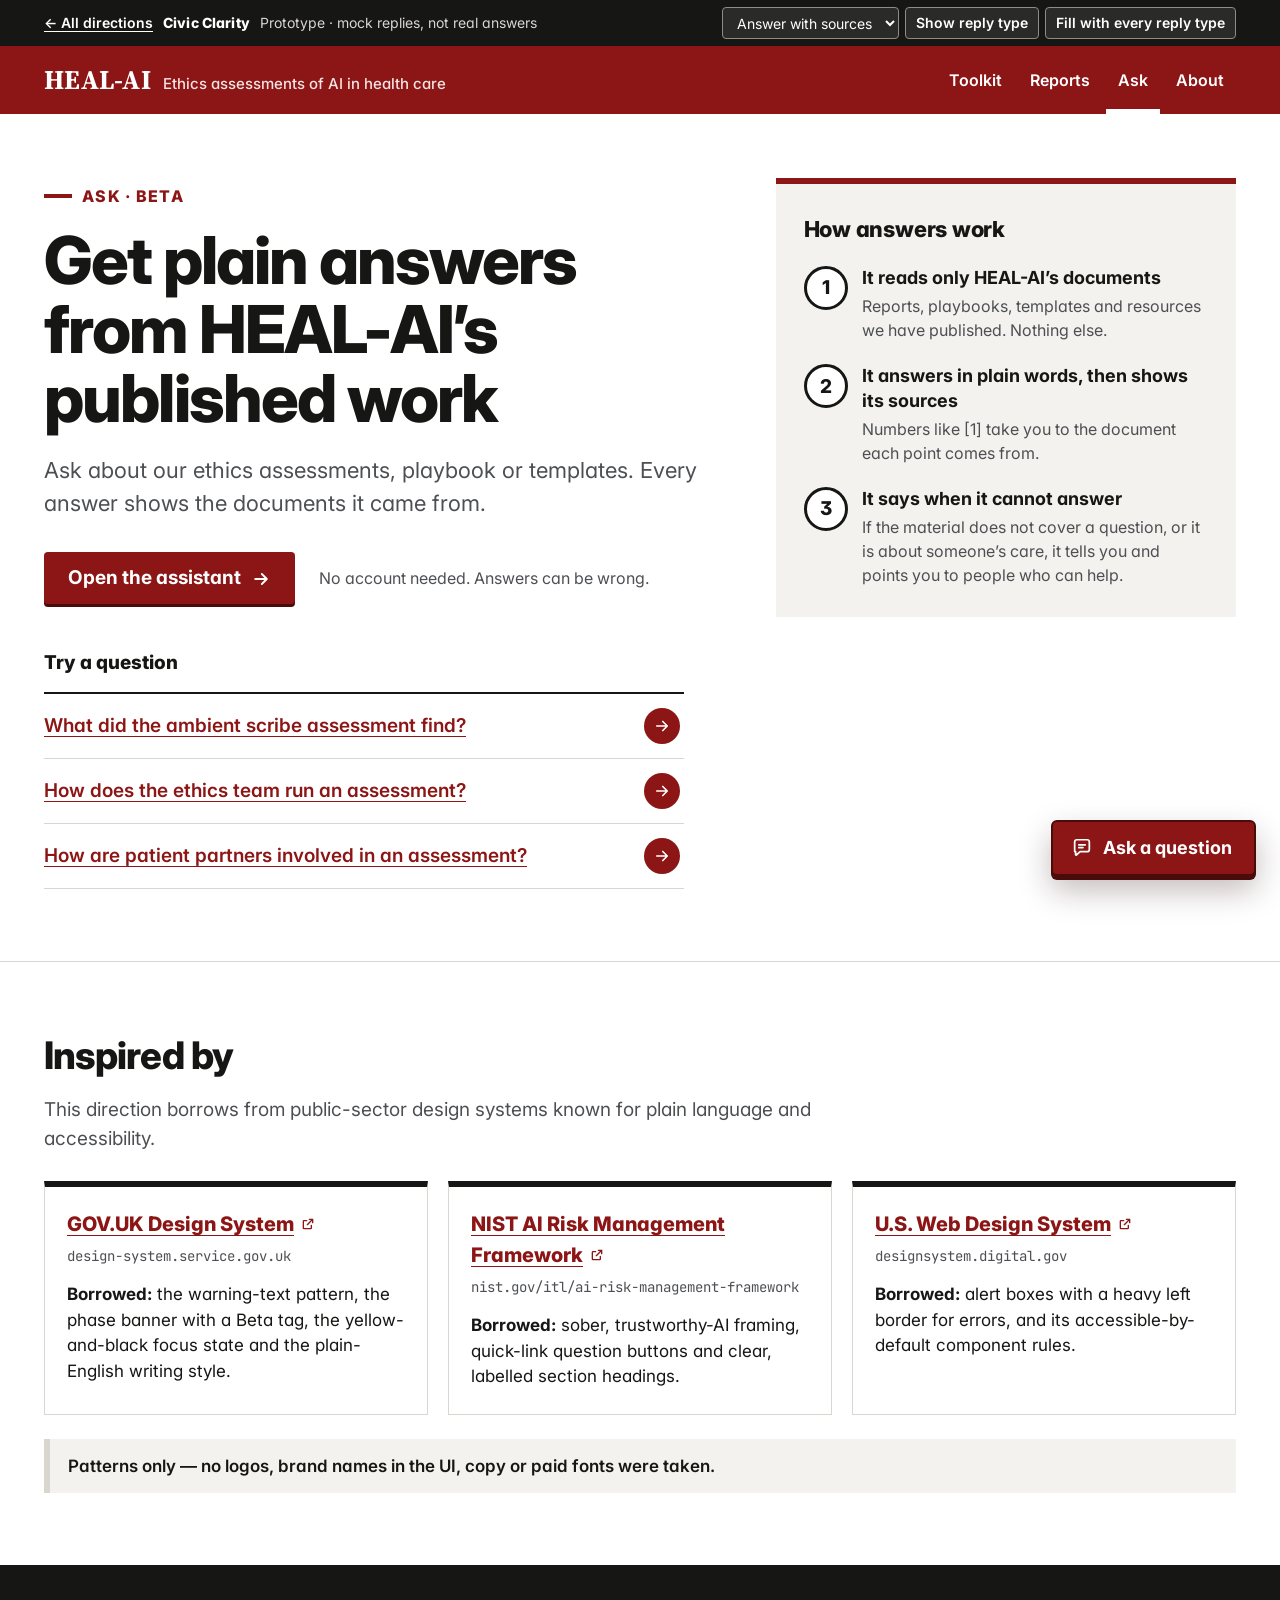
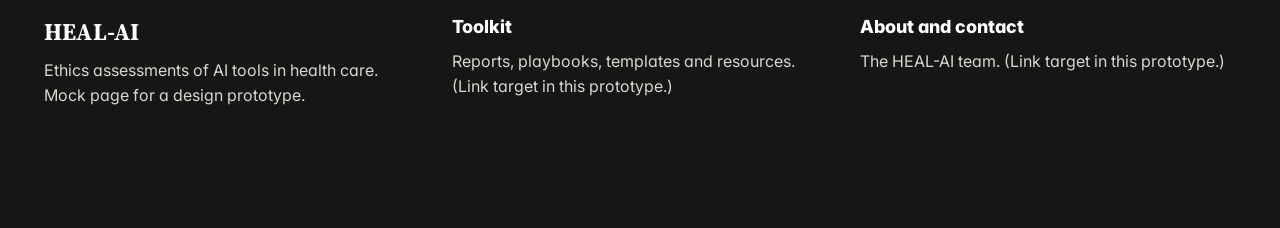
<file: prototypes/assistant-ui/civic/index.html>
<!doctype html>
<html lang="en">
<head>
<meta charset="utf-8">
<meta name="viewport" content="width=device-width, initial-scale=1">
<title>Civic Clarity · HEAL-AI</title>
<meta name="description" content="Prototype of the HEAL-AI assistant in the Civic Clarity direction: plain language, big type, accessible patterns. Mock replies only.">
<link rel="preconnect" href="https://fonts.googleapis.com">
<link rel="preconnect" href="https://fonts.gstatic.com" crossorigin>
<link rel="stylesheet" href="https://fonts.googleapis.com/css2?family=Inter:wght@400;500;600;700;800&family=Source+Serif+4:opsz,wght@8..60,600;8..60,700&family=JetBrains+Mono:wght@500;700&display=swap">
<style>
/* ═══════════════════════════════════════════════════════════════════════
   CIVIC CLARITY · HEAL-AI assistant prototype
   Plain language, big readable type, unmistakable focus, one brand accent.
   PROTOTYPE ONLY — replies come from ../fixtures.js, not a model.
   ═══════════════════════════════════════════════════════════════════════ */
:root {
  --cardinal:       #8C1515;   /* white on this: 8.6:1 */
  --cardinal-dark:  #6D1010;
  --cardinal-deep:  #4A0B0B;
  --cardinal-tint:  #F6E8E8;

  --ink:            #161615;   /* body text · ~18:1 on white */
  --ink-2:          #4D4F53;   /* secondary text · ~8:1 on white, ~7:1 on --warm */
  --ink-ui:         #6B6D71;   /* borders of controls · ~5:1 on white */
  --rule:           #D9D6D0;   /* decorative dividers only */
  --warm:           #F4F2EE;
  --warm-2:         #ECE9E3;
  --white:          #FFFFFF;

  --focus:          #FFDD00;   /* yellow fill … */
  --focus-ink:      #0B0C0C;   /* … with a near-black bar: ≥3:1 on any background */
  --error:          #B3261E;   /* ~6.4:1 on white */
  --highlight:      #FFF6C2;

  --serif: 'Source Serif 4', 'Source Serif Pro', Georgia, serif;
  --sans:  'Inter', -apple-system, BlinkMacSystemFont, 'Segoe UI', system-ui, sans-serif;
  --mono:  'JetBrains Mono', ui-monospace, SFMono-Regular, Menlo, monospace;

  --pbar-h: 48px;              /* set from the real bar height by script */
  --ease: cubic-bezier(.2, .6, .2, 1);
}

*, *::before, *::after { box-sizing: border-box; }
html { -webkit-text-size-adjust: 100%; scroll-behavior: smooth; }
body {
  margin: 0;
  background: var(--white);
  color: var(--ink);
  font-family: var(--sans);
  font-size: 18px;
  line-height: 1.55;
  font-feature-settings: 'cv11', 'ss01';
  -webkit-font-smoothing: antialiased;
}
h1, h2, h3, h4, p, ul, ol, dl, dd { margin: 0; }
img, svg { display: block; }
button, input, select, textarea { font: inherit; color: inherit; }
button { cursor: pointer; }
a { color: var(--cardinal); text-decoration: underline; text-decoration-thickness: 1px; text-underline-offset: .18em; }
a:hover { color: var(--cardinal-dark); text-decoration-thickness: 3px; }

.sr-only {
  position: absolute !important; width: 1px; height: 1px; padding: 0; margin: -1px;
  overflow: hidden; clip: rect(0 0 0 0); white-space: nowrap; border: 0;
}

/* ── THE FOCUS STATE ─────────────────────────────────────────────────
   Yellow fill, near-black text, near-black bar underneath. The yellow
   makes it impossible to miss; the dark bar gives the 3:1 contrast on
   white, on warm grey and on cardinal alike. */
a:focus-visible {
  outline: 3px solid transparent;
  color: var(--focus-ink) !important;
  background: var(--focus);
  box-shadow: 0 -2px var(--focus), 0 4px var(--focus-ink);
  text-decoration: none;
}
button:focus-visible, select:focus-visible, .btn:focus-visible {
  outline: 3px solid transparent;
  outline-offset: 0;
  color: var(--focus-ink) !important;
  background: var(--focus) !important;
  border-color: var(--focus-ink) !important;
  box-shadow: 0 4px 0 var(--focus-ink) !important;
}
button:focus-visible svg { color: var(--focus-ink); }
textarea:focus, input:focus {
  outline: 3px solid var(--focus);
  outline-offset: 0;
  box-shadow: inset 0 0 0 2px var(--focus-ink);
}

.skip {
  position: absolute; left: 12px; top: -60px; z-index: 200;
  padding: 10px 14px; background: var(--focus); color: var(--focus-ink);
  font-weight: 700;
}
.skip:focus { top: 12px; }

/* ── PROTOTYPE BAR ───────────────────────────────────────────────── */
.pbar {
  position: sticky; top: 0; z-index: 70;
  background: var(--ink);
  color: #fff;
  font-size: 14px; line-height: 1.35;
}
.pbar-in {
  max-width: 1240px; margin: 0 auto;
  padding: 7px 24px;
  display: flex; flex-wrap: wrap; align-items: center; gap: 6px 18px;
}
.pbar a { color: #fff; font-weight: 600; }
.pbar-name { display: flex; flex-wrap: wrap; align-items: baseline; gap: 2px 10px; min-width: 0; }
.pbar-name strong { font-weight: 800; letter-spacing: .01em; }
.pbar-name span { color: #D8D6D2; }  /* ~12:1 on --ink */
.pbar-ctl { display: flex; flex-wrap: wrap; align-items: center; gap: 6px; margin-left: auto; }
.pbar label { color: #D8D6D2; }
.pbar select, .pbar button {
  height: 32px; padding: 0 10px;
  border: 1px solid #8F8C86; border-radius: 4px;
  background: #2A2A28; color: #fff;
  font-size: 14px;
}
.pbar select { max-width: 190px; }
.pbar button { font-weight: 600; }
.pbar button:hover { background: #3A3A37; }
.pbar button:disabled { opacity: .55; cursor: default; }
.pb-short { display: none; }

/* ── SITE HEADER (mock) ──────────────────────────────────────────── */
.site-head { background: var(--cardinal); color: #fff; }
.site-head-in {
  max-width: 1240px; margin: 0 auto; padding: 0 24px;
  display: flex; flex-wrap: wrap; align-items: center; justify-content: space-between; gap: 6px 24px;
  min-height: 68px;
}
.wordmark {
  display: inline-flex; align-items: baseline; gap: 12px;
  color: #fff; text-decoration: none;
}
.wordmark b { font-family: var(--serif); font-weight: 700; font-size: 27px; letter-spacing: .01em; }
.wordmark span { font-size: 15px; color: #F7E3E3; font-weight: 500; }  /* ~7:1 on cardinal */
.wordmark:hover { color: #fff; text-decoration: none; }
.site-nav ul { display: flex; flex-wrap: wrap; gap: 0 4px; list-style: none; padding: 0; }
.site-nav a {
  display: inline-flex; align-items: center; min-height: 68px; padding: 0 12px;
  color: #fff; font-weight: 600; font-size: 16px; text-decoration: none;
  border-bottom: 5px solid transparent; border-top: 5px solid transparent;
}
.site-nav a:hover { text-decoration: underline; text-decoration-thickness: 2px; color: #fff; }
.site-nav a[aria-current="page"] { border-bottom-color: #fff; }
.site-nav a:focus-visible { box-shadow: none; border-bottom-color: var(--focus-ink); }

/* ── HERO ────────────────────────────────────────────────────────── */
.wrap { max-width: 1240px; margin: 0 auto; padding: 0 24px; }
.hero { padding: 64px 0 72px; border-bottom: 1px solid var(--rule); }
.hero-grid { display: grid; grid-template-columns: minmax(0, 1.45fr) minmax(0, 1fr); gap: 64px; align-items: start; }
.eyebrow {
  display: inline-flex; align-items: center; gap: 10px;
  font-size: 16px; font-weight: 800; letter-spacing: .08em; text-transform: uppercase;
  color: var(--cardinal);
}
.eyebrow::before { content: ''; width: 28px; height: 4px; background: var(--cardinal); }
.hero h1 {
  margin-top: 18px;
  font-size: clamp(38px, 5.4vw, 66px);
  line-height: 1.04;
  font-weight: 800;
  letter-spacing: -.028em;
  max-width: 15ch;
}
.lede { margin-top: 22px; font-size: 22px; line-height: 1.5; color: var(--ink-2); max-width: 36em; }
.hero-actions { margin-top: 32px; display: flex; flex-wrap: wrap; align-items: center; gap: 16px 24px; }

.btn {
  display: inline-flex; align-items: center; justify-content: center; gap: 10px;
  min-height: 52px; padding: 12px 22px 11px;
  border: 2px solid transparent; border-radius: 4px;
  background: var(--cardinal); color: #fff;
  font-size: 19px; font-weight: 700; line-height: 1.2; text-decoration: none;
  box-shadow: 0 3px 0 var(--cardinal-deep);
  transition: background-color .15s var(--ease);
}
.btn:hover { background: var(--cardinal-dark); color: #fff; text-decoration: underline; text-decoration-thickness: 2px; text-underline-offset: .2em; }
.btn:active { transform: translateY(2px); box-shadow: none; }
.btn svg { width: 20px; height: 20px; }
.hero-note { font-size: 16px; color: var(--ink-2); }

.try { margin-top: 44px; }
.try h2 { font-size: 19px; font-weight: 800; }
.try-list { margin-top: 14px; list-style: none; padding: 0; display: grid; grid-template-columns: 1fr; gap: 0; border-top: 2px solid var(--ink); max-width: 640px; }
.try-btn {
  width: 100%; display: flex; align-items: center; justify-content: space-between; gap: 16px;
  min-height: 60px; padding: 14px 4px 14px 0;
  border: 0; border-bottom: 1px solid var(--rule); background: none;
  text-align: left; font-size: 19px; font-weight: 600; color: var(--cardinal);
}
.try-btn span { text-decoration: underline; text-decoration-thickness: 1px; text-underline-offset: .2em; }
.try-btn:hover span { text-decoration-thickness: 3px; }
.try-btn .arrow {
  flex: none; width: 36px; height: 36px; border-radius: 50%;
  display: grid; place-items: center;
  background: var(--cardinal); color: #fff;
  transition: transform .15s var(--ease);
}
.try-btn:hover .arrow { transform: translateX(3px); }
.try-btn .arrow svg { width: 18px; height: 18px; }
.try-btn:focus-visible .arrow { background: var(--focus-ink); color: var(--focus); }
.try-btn:focus-visible span { text-decoration: none; }

.how { background: var(--warm); border-top: 6px solid var(--cardinal); padding: 28px 28px 30px; }
.how h2 { font-size: 22px; font-weight: 800; letter-spacing: -.01em; }
.how ol { list-style: none; padding: 0; margin-top: 20px; display: grid; gap: 22px; counter-reset: step; }
.how li { display: grid; grid-template-columns: 44px 1fr; gap: 14px; counter-increment: step; }
.how li::before {
  content: counter(step);
  width: 44px; height: 44px; display: grid; place-items: center;
  border: 3px solid var(--ink); border-radius: 50%;
  font-weight: 800; font-size: 19px; background: var(--white);
}
.how h3 { font-size: 18px; font-weight: 700; line-height: 1.35; }
.how p { margin-top: 4px; font-size: 16px; color: var(--ink-2); line-height: 1.5; }

/* ── INSPIRED BY ─────────────────────────────────────────────────── */
.inspired { padding: 64px 0 72px; background: var(--white); }
.inspired h2 { font-size: clamp(28px, 3.2vw, 38px); font-weight: 800; letter-spacing: -.02em; }
.inspired .sub { margin-top: 10px; font-size: 19px; color: var(--ink-2); max-width: 46em; }
.insp-list { list-style: none; padding: 0; margin-top: 28px; display: grid; grid-template-columns: repeat(3, minmax(0, 1fr)); gap: 20px; }
.insp-list li { border: 1px solid var(--rule); border-top: 6px solid var(--ink); padding: 22px 22px 24px; background: var(--white); min-width: 0; }
.insp-list a { font-size: 20px; font-weight: 800; display: inline; }
.insp-list a svg { display: inline-block; width: 16px; height: 16px; margin-left: 6px; vertical-align: -1px; }
.insp-url { margin-top: 6px; font-family: var(--mono); font-size: 14px; color: var(--ink-2); overflow-wrap: anywhere; }
.insp-what { margin-top: 14px; font-size: 17px; line-height: 1.5; }
.insp-what b { font-weight: 700; }
.insp-note {
  margin-top: 24px; padding: 14px 18px;
  border-left: 6px solid var(--rule); background: var(--warm);
  font-size: 17px; font-weight: 600;
}

/* ── FOOTER (mock; gives #toolkit and #about something to land on) ── */
.site-foot { background: var(--ink); color: #fff; padding: 48px 0 120px; }
.foot-grid { display: grid; grid-template-columns: repeat(3, minmax(0, 1fr)); gap: 32px; }
.site-foot h2 { font-size: 18px; font-weight: 800; }
.site-foot p { margin-top: 8px; font-size: 16px; color: #D8D6D2; }
.site-foot a { color: #fff; }
.site-foot .wordmark b { font-size: 24px; }
:target { scroll-margin-top: calc(var(--pbar-h) + 16px); }
.site-foot section:target { outline: 3px solid var(--focus); outline-offset: 8px; }

/* ═══════════════════════════════════════════════════════════════════
   THE ASSISTANT
   ═══════════════════════════════════════════════════════════════════ */
.ca-launcher {
  position: fixed; z-index: 50;
  right: max(24px, env(safe-area-inset-right)); bottom: max(24px, env(safe-area-inset-bottom));
  display: inline-flex; align-items: center; gap: 10px;
  min-height: 56px; padding: 0 22px 0 18px;
  border: 2px solid var(--cardinal-deep); border-radius: 6px;
  background: var(--cardinal); color: #fff;
  font-size: 18px; font-weight: 700;
  box-shadow: 0 4px 0 var(--cardinal-deep), 0 14px 32px rgba(40, 8, 8, .28);
  transition: background-color .15s var(--ease);
}
.ca-launcher svg { width: 22px; height: 22px; }
.ca-launcher:hover { background: var(--cardinal-dark); }
.ca-launcher:hover .ca-launcher-text { text-decoration: underline; text-decoration-thickness: 2px; text-underline-offset: .22em; }
.ca-launcher:active { transform: translateY(2px); }
.ca-unread {
  position: absolute; top: -7px; right: -7px;
  min-width: 22px; height: 22px; padding: 0 6px; border-radius: 11px;
  background: var(--focus); color: var(--focus-ink); border: 2px solid var(--focus-ink);
  font-size: 13px; font-weight: 800; line-height: 18px; text-align: center;
}
.ca-unread[hidden] { display: none; }
.ca[data-open="true"] .ca-launcher { visibility: hidden; }

.ca-panel {
  position: fixed; z-index: 50;
  right: max(24px, env(safe-area-inset-right)); bottom: max(20px, env(safe-area-inset-bottom));
  width: 460px; max-width: calc(100vw - 32px);
  height: min(840px, calc(100vh - var(--pbar-h) - 40px));
  height: min(840px, calc(100dvh - var(--pbar-h) - 40px));
  display: flex; flex-direction: column;
  background: var(--white);
  border: 1px solid #BEBAB3;
  border-radius: 8px;
  overflow: hidden;
  box-shadow: 0 30px 80px rgba(20, 10, 10, .22), 0 6px 18px rgba(0, 0, 0, .08);
  opacity: 0; transform: translateY(16px);
  transition: opacity .2s var(--ease), transform .2s var(--ease);
}
.ca-panel[hidden] { display: none; }
.ca[data-open="true"] .ca-panel { opacity: 1; transform: none; }

/* header: the brand bar */
.ca-head {
  display: flex; align-items: center; justify-content: space-between; gap: 12px;
  padding: 12px 10px 12px 20px;
  background: var(--cardinal); color: #fff;
}
.ca-kicker { font-family: var(--serif); font-weight: 700; font-size: 15px; letter-spacing: .02em; color: #F7E3E3; }
.ca-title { font-size: 20px; font-weight: 800; line-height: 1.2; letter-spacing: -.01em; }
.ca-head-actions { display: flex; gap: 4px; flex: none; }
.ca-icon {
  width: 44px; height: 44px; display: grid; place-items: center;
  border: 2px solid transparent; border-radius: 4px; background: transparent; color: #fff;
}
.ca-icon svg { width: 22px; height: 22px; }
.ca-icon:hover { background: var(--cardinal-dark); border-color: rgba(255,255,255,.55); }

/* phase banner */
.ca-phase {
  display: flex; align-items: center; gap: 12px;
  padding: 10px 20px;
  border-bottom: 1px solid var(--rule);
  background: var(--white);
  font-size: 15px; line-height: 1.4;
}
.ca-tag {
  flex: none;
  padding: 3px 9px 2px;
  background: var(--cardinal-tint); color: var(--cardinal-dark);
  border: 1px solid #D9B4B4;
  font-size: 15px; font-weight: 800; letter-spacing: .07em; text-transform: uppercase;
}

/* the conversation */
.ca-log {
  position: relative;
  flex: 1; min-height: 0;
  overflow-y: auto; overscroll-behavior: contain;
  padding: 22px 24px 28px;
  font-size: 18px; line-height: 1.6;
  scroll-behavior: smooth;
}
.ca-log:focus-visible { outline: 3px solid var(--focus-ink); outline-offset: -3px; box-shadow: inset 0 0 0 7px var(--focus); }

.intro-h { font-size: 22px; font-weight: 800; letter-spacing: -.01em; line-height: 1.25; }
.intro-lede { margin-top: 8px; color: var(--ink-2); }
.starters { margin-top: 18px; display: grid; gap: 10px; }
.starter {
  display: flex; align-items: center; justify-content: space-between; gap: 14px;
  width: 100%; min-height: 56px; padding: 12px 14px 12px 16px;
  border: 2px solid var(--ink-ui); border-radius: 4px; background: var(--white);
  text-align: left; font-size: 17px; font-weight: 600; line-height: 1.35; color: var(--ink);
}
.starter:hover { border-color: var(--cardinal); box-shadow: inset 5px 0 0 var(--cardinal); }
.starter svg { width: 20px; height: 20px; flex: none; color: var(--cardinal); }
.inset {
  margin-top: 20px; padding: 6px 0 6px 16px;
  border-left: 5px solid #B9B5AE;
  font-size: 16px; color: var(--ink-2); line-height: 1.5;
}
.intro.is-compact .intro-h, .intro.is-compact .intro-lede, .intro.is-compact .starters { display: none; }
.intro.is-compact .inset { margin-top: 0; }

.msg { animation: rise .24s var(--ease) both; }
@keyframes rise { from { opacity: 0; transform: translateY(8px); } to { opacity: 1; transform: none; } }

.m-user { margin-top: 30px; padding-top: 22px; border-top: 2px solid var(--ink); }
.m-user:first-of-type { }
.m-you { font-size: 15px; font-weight: 700; color: var(--ink-2); letter-spacing: .02em; }
.m-q { margin-top: 2px; font-size: 20px; font-weight: 700; line-height: 1.35; letter-spacing: -.01em; overflow-wrap: anywhere; }

.m-bot { margin-top: 18px; }
.pending { display: flex; align-items: center; gap: 12px; color: var(--ink-2); font-size: 17px; }
.pending .bar { position: relative; width: 44px; height: 6px; background: var(--warm-2); overflow: hidden; flex: none; }
.pending .bar::after { content: ''; position: absolute; inset: 0 auto 0 0; width: 40%; background: var(--cardinal); animation: slide 1s var(--ease) infinite; }
@keyframes slide { from { transform: translateX(-100%); } to { transform: translateX(260%); } }

/* an answer: In short / Details / Where this comes from */
.a-sec + .a-sec { margin-top: 20px; }
.a-h {
  display: flex; align-items: center; gap: 10px;
  font-size: 15px; font-weight: 800; letter-spacing: .08em; text-transform: uppercase;
  color: var(--ink);
}
.a-h::before { content: ''; width: 14px; height: 4px; background: var(--cardinal); flex: none; }
.a-lead { margin-top: 6px; }
.a-lead p { font-size: 19px; line-height: 1.6; }
.a-lead p + p, .a-body p + p, .a-body ul + p, .a-body p + ul { margin-top: 10px; }
.a-body { margin-top: 6px; }
.a-body ul { padding-left: 1.15em; list-style: square; }
.a-body li { padding-left: .2em; }
.a-body li + li { margin-top: 8px; }
.a-body li::marker { color: var(--cardinal); font-size: 1.1em; }

.cite {
  display: inline; padding: 0 1px; margin: 0 1px;
  border: 0; background: none;
  font-weight: 700; font-variant-numeric: tabular-nums; white-space: nowrap;
  color: var(--cardinal);
  text-decoration: underline; text-decoration-thickness: 2px; text-underline-offset: .2em;
}
.cite:hover { color: var(--cardinal-dark); text-decoration-thickness: 3px; }
.cite:focus-visible { box-shadow: 0 -2px var(--focus), 0 4px var(--focus-ink) !important; text-decoration: none; }

.src-hint { margin-top: 4px; font-size: 15px; color: var(--ink-2); }
.src-list { list-style: none; padding: 0; margin-top: 10px; display: grid; gap: 0; border-top: 1px solid var(--rule); }
.src {
  display: grid; grid-template-columns: 34px minmax(0, 1fr); gap: 12px;
  padding: 12px 8px 12px 6px;
  border-bottom: 1px solid var(--rule);
  scroll-margin: 16px;
  transition: background-color .3s var(--ease);
}
.src-n {
  width: 30px; height: 30px; display: grid; place-items: center; margin-top: 1px;
  border: 2px solid var(--ink); border-radius: 3px;
  font-family: var(--mono); font-weight: 700; font-size: 15px; line-height: 1;
}
.src-link { font-weight: 700; font-size: 17px; line-height: 1.4; overflow-wrap: anywhere; }
.src-text { font-weight: 700; font-size: 17px; overflow-wrap: anywhere; }
.src-link svg { display: inline-block; width: 14px; height: 14px; margin-left: 4px; vertical-align: -1px; }
.src-note { display: block; margin-top: 3px; font-size: 15px; line-height: 1.45; color: var(--ink-2); }
.src-note b { font-weight: 700; color: var(--ink); }
.src.is-target { background: var(--highlight); box-shadow: inset 5px 0 0 var(--focus-ink); }
.src:focus { outline: 3px solid var(--focus-ink); outline-offset: -3px; }
.src-here { display: none; font-weight: 700; color: var(--ink); }
.src.is-target .src-here { display: inline; }

/* non-answers: warning text */
.warn { display: grid; grid-template-columns: 36px minmax(0, 1fr); gap: 14px; align-items: start; }
.warn-icon {
  width: 36px; height: 36px; border-radius: 50%;
  display: grid; place-items: center;
  background: var(--ink); color: #fff;
  font-size: 26px; font-weight: 800; line-height: 1;
}
.warn-label { font-weight: 800; font-size: 19px; line-height: 1.3; padding-top: 4px; }
.warn-text { margin-top: 6px; }
.urgent {
  display: block; margin-top: 12px; padding: 10px 14px;
  border-left: 6px solid var(--cardinal); background: var(--cardinal-tint);
  font-weight: 800; color: var(--ink);
}
.next { margin-top: 16px; padding: 14px 16px; background: var(--warm); }
.next h4 { font-size: 16px; font-weight: 800; }
.next ul { margin-top: 6px; padding-left: 1.15em; list-style: square; font-size: 17px; }
.next li + li { margin-top: 4px; }
.next li::marker { color: var(--ink); }

/* errors: error-summary box */
.err {
  border: 3px solid var(--error); border-left-width: 8px;
  padding: 14px 16px 16px;
  background: var(--white);
}
.err-title { display: flex; align-items: center; gap: 10px; font-size: 19px; font-weight: 800; line-height: 1.3; color: var(--ink); }
.err-title svg { width: 22px; height: 22px; color: var(--error); flex: none; }
.err p { margin-top: 6px; }
.err .btn-2 { margin-top: 12px; }

/* secondary buttons (rating, Try again, Send comment) */
.btn-2 {
  display: inline-flex; align-items: center; justify-content: center;
  min-height: 44px; padding: 8px 18px;
  border: 2px solid var(--ink-ui); border-radius: 4px;
  background: var(--white); color: var(--ink);
  font-size: 17px; font-weight: 700;
}
.btn-2:hover { border-color: var(--ink); background: var(--warm); }

.rate {
  margin-top: 18px; padding-top: 14px; border-top: 1px dashed #B9B5AE;
  display: flex; flex-wrap: wrap; align-items: center; gap: 10px 10px;
}
.rate-q { font-weight: 700; font-size: 17px; margin-right: 6px; }
.rate-done { font-weight: 700; font-size: 17px; }
.rate-done.is-sending { color: var(--ink-2); font-weight: 600; }
.rate-done.is-failed { color: var(--error); }
.rate-form { width: 100%; }
.rate-form label { display: block; font-weight: 700; font-size: 17px; }
.rate-form label span { display: block; font-weight: 400; font-size: 15px; color: var(--ink-2); }
.rate-form textarea {
  display: block; width: 100%; margin-top: 8px; min-height: 76px; resize: vertical;
  padding: 10px 12px; border: 2px solid var(--ink); border-radius: 4px; background: var(--white);
  font-size: 17px; line-height: 1.5;
}
.rate-actions { margin-top: 10px; display: flex; align-items: center; gap: 14px; }
.rate-count { font-size: 15px; color: var(--ink-2); }

/* the question box */
.ca-form { padding: 14px 20px 8px; border-top: 2px solid var(--ink); background: var(--white); }
.ca-form-top { display: flex; align-items: baseline; justify-content: space-between; gap: 12px; }
.ca-label { font-weight: 800; font-size: 17px; }
.ca-count { font-size: 15px; font-weight: 600; color: var(--ink-2); font-variant-numeric: tabular-nums; }
.ca-count[data-over="true"] { color: var(--error); font-weight: 800; }
.ca-hint { font-size: 15px; color: var(--ink-2); }
.ca-row { margin-top: 8px; display: flex; align-items: flex-end; gap: 10px; }
.ca-input {
  flex: 1; min-width: 0; min-height: 52px; max-height: 150px;
  padding: 12px 14px; resize: none;
  border: 2px solid var(--ink); border-radius: 4px; background: var(--white);
  font-size: 18px; line-height: 1.45;
}
.ca-input::placeholder { color: #6B6D71; opacity: 1; }
.ca-send {
  flex: none; display: inline-flex; align-items: center; gap: 8px;
  height: 52px; padding: 0 18px;
  border: 2px solid transparent; border-radius: 4px;
  background: var(--cardinal); color: #fff;
  font-size: 18px; font-weight: 700;
  box-shadow: 0 3px 0 var(--cardinal-deep);
}
.ca-send svg { width: 18px; height: 18px; }
.ca-send:hover:not(:disabled) { background: var(--cardinal-dark); text-decoration: underline; text-underline-offset: .2em; }
.ca-send:disabled { background: var(--warm-2); color: var(--ink-2); box-shadow: none; border-color: #C9C5BE; cursor: not-allowed; }

.ca-foot { padding: 4px 16px 12px 20px; background: var(--white); }
.ca-line { font-size: 15px; line-height: 1.5; color: var(--ink); letter-spacing: -.01em; }
.ca-line .seg { white-space: nowrap; }
.ca-more {
  display: inline; padding: 0 2px; margin-left: 4px;
  border: 0; background: none;
  font-size: 15px; font-weight: 700; color: var(--cardinal);
  text-decoration: underline; text-underline-offset: .2em;
}
.ca-more:hover { text-decoration-thickness: 3px; }
.ca-notice {
  margin-top: 8px; padding: 12px 14px;
  border-left: 5px solid var(--ink); background: var(--warm);
  max-height: 180px; overflow-y: auto;
  font-size: 15px; line-height: 1.5; color: var(--ink);
}
.ca-notice[hidden] { display: none; }
.ca-notice p + p { margin-top: 8px; }

/* ── PHONE ───────────────────────────────────────────────────────── */
@media (max-width: 960px) {
  .hero-grid { grid-template-columns: 1fr; gap: 40px; }
  .insp-list { grid-template-columns: 1fr; }
  .foot-grid { grid-template-columns: 1fr; gap: 24px; }
}
@media (max-width: 600px) {
  body { font-size: 17px; }
  .pbar { font-size: 15px; }
  .pbar-in { padding: 6px 16px; gap: 4px 12px; }
  .pbar-ctl { margin-left: 0; width: 100%; }
  .pbar select { flex: 1; min-width: 0; max-width: none; }
  .pbar select, .pbar button { height: 40px; font-size: 16px; }
  .insp-url { font-size: 15px; }
  .ca-unread { min-width: 26px; height: 26px; border-radius: 13px; font-size: 15px; line-height: 22px; }
  /* Touch targets: single-line inline controls get an invisible 40px hit
     area; wrapping links become inline blocks with vertical padding. */
  .cite, .ca-more, .wordmark { position: relative; }
  .cite::after, .ca-more::after, .wordmark::after {
    content: ''; position: absolute; left: -2px; right: -2px; top: 50%;
    height: 40px; transform: translateY(-50%);
  }
  .next a, .src-link, .insp-list a { display: inline-block; padding: 7px 0; }
  .pb-long { display: none; }
  .pb-short { display: inline; }
  .wrap, .site-head-in { padding: 0 16px; }
  .site-head-in { min-height: 0; padding-top: 12px; }
  .wordmark span { display: none; }
  .site-nav { width: 100%; margin: 0 -10px; }
  .site-nav a { min-height: 48px; padding: 0 10px; }
  .hero { padding: 36px 0 48px; }
  .hero h1 { font-size: 38px; }
  .lede { font-size: 19px; }
  .btn { width: 100%; }
  .try-btn { font-size: 17px; }
  .how { padding: 22px 18px 24px; }
  .inspired { padding: 44px 0 52px; }
  .insp-list li { padding: 18px 16px 20px; }

  .ca-launcher { right: 16px; bottom: max(16px, env(safe-area-inset-bottom)); min-height: 52px; padding: 0 18px 0 14px; }
  .ca-panel {
    top: var(--pbar-h); left: 0; right: 0; bottom: 0;
    width: auto; max-width: none; height: auto;
    border-radius: 12px 12px 0 0; border-left: 0; border-right: 0; border-bottom: 0;
    box-shadow: 0 -10px 40px rgba(0,0,0,.25);
  }
  .ca-head { padding: 10px 8px 10px 16px; }
  .ca-title { font-size: 18px; }
  .ca-phase { padding: 8px 16px; font-size: 15px; gap: 10px; }
  .ca-log { padding: 18px 16px 24px; font-size: 16px; }
  .a-lead p { font-size: 17px; }
  .m-q { font-size: 18px; }
  .warn-label, .err-title { font-size: 17px; }
  .starter, .src-link, .src-text, .rate-q, .rate-done, .btn-2, .next ul { font-size: 16px; }
  .ca-form { padding: 10px 16px 6px; }
  .ca-hint { display: none; }
  .ca-input { font-size: 16px; min-height: 48px; }
  .ca-send { height: 48px; padding: 0 14px; font-size: 17px; }
  .ca-foot { padding: 2px 16px max(10px, env(safe-area-inset-bottom)); }
}

/* ── MOTION ──────────────────────────────────────────────────────── */
.no-anim *, .no-anim *::before, .no-anim *::after { animation: none !important; transition: none !important; }
.no-anim, .no-anim .ca-log { scroll-behavior: auto; }
@media (prefers-reduced-motion: reduce) {
  html, .ca-log { scroll-behavior: auto; }
  *, *::before, *::after { animation: none !important; transition: none !important; }
}
@media (forced-colors: active) {
  .ca-panel, .err, .warn-icon, .src-n { border: 1px solid CanvasText; }
  .src.is-target { outline: 3px solid Highlight; }
}
</style>
</head>
<body>
<a class="skip" href="#main">Skip to main content</a>

<!-- ── PROTOTYPE BAR ───────────────────────────────────────────── -->
<div class="pbar" id="pbar">
  <div class="pbar-in">
    <p class="pbar-name"><a href="../index.html">← All directions</a> <strong>Civic Clarity</strong> <span>Prototype · mock replies, not real answers</span></p>
    <div class="pbar-ctl">
      <label for="pb-type" class="sr-only">Show reply type</label>
      <select id="pb-type"></select>
      <button type="button" id="pb-show">Show<span class="pb-long"> reply type</span></button>
      <button type="button" id="pb-fill">Fill<span class="pb-long"> with every reply type</span><span class="pb-short"> all<span class="sr-only"> — every reply type</span></span></button>
    </div>
  </div>
</div>

<!-- ── SITE HEADER (mock) ──────────────────────────────────────── -->
<header class="site-head">
  <div class="site-head-in">
    <a class="wordmark" href="#main"><b>HEAL-AI</b><span>Ethics assessments of AI in health care</span></a>
    <nav class="site-nav" aria-label="Site">
      <ul>
        <li><a href="#toolkit">Toolkit</a></li>
        <li><a href="#toolkit">Reports</a></li>
        <li><a href="#main" aria-current="page">Ask</a></li>
        <li><a href="#about">About</a></li>
      </ul>
    </nav>
  </div>
</header>

<main id="main" tabindex="-1">
  <!-- ── HERO ──────────────────────────────────────────────────── -->
  <section class="hero" aria-labelledby="hero-h">
    <div class="wrap hero-grid">
      <div>
        <p class="eyebrow">Ask · Beta</p>
        <h1 id="hero-h">Get plain answers from HEAL-AI’s published work</h1>
        <p class="lede">Ask about our ethics assessments, playbook or templates. Every answer shows the documents it came from.</p>
        <div class="hero-actions">
          <button type="button" class="btn" id="hero-open">Open the assistant
            <svg viewBox="0 0 24 24" aria-hidden="true" focusable="false"><path d="M5 12h13M13 6l6 6-6 6" fill="none" stroke="currentColor" stroke-width="2.2" stroke-linecap="round" stroke-linejoin="round"/></svg>
          </button>
          <p class="hero-note">No account needed. Answers can be wrong.</p>
        </div>
        <div class="try">
          <h2 id="try-h">Try a question</h2>
          <ul class="try-list" id="try-list" aria-labelledby="try-h"></ul>
        </div>
      </div>
      <aside class="how" aria-labelledby="how-h">
        <h2 id="how-h">How answers work</h2>
        <ol>
          <li><div><h3>It reads only HEAL-AI’s documents</h3><p>Reports, playbooks, templates and resources we have published. Nothing else.</p></div></li>
          <li><div><h3>It answers in plain words, then shows its sources</h3><p>Numbers like [1] take you to the document each point comes from.</p></div></li>
          <li><div><h3>It says when it cannot answer</h3><p>If the material does not cover a question, or it is about someone’s care, it tells you and points you to people who can help.</p></div></li>
        </ol>
      </aside>
    </div>
  </section>

  <!-- ── INSPIRED BY ───────────────────────────────────────────── -->
  <section class="inspired" id="inspired" aria-labelledby="insp-h">
    <div class="wrap">
      <h2 id="insp-h">Inspired by</h2>
      <p class="sub">This direction borrows from public-sector design systems known for plain language and accessibility.</p>
      <ul class="insp-list">
        <li>
          <a href="https://design-system.service.gov.uk" target="_blank" rel="noopener noreferrer">GOV.UK Design System<svg viewBox="0 0 24 24" aria-hidden="true" focusable="false"><path d="M14 5h5v5M19 5l-8 8M17 14v4a1 1 0 0 1-1 1H6a1 1 0 0 1-1-1V8a1 1 0 0 1 1-1h4" fill="none" stroke="currentColor" stroke-width="2" stroke-linecap="round" stroke-linejoin="round"/></svg><span class="sr-only"> (opens in a new tab)</span></a>
          <p class="insp-url">design-system.service.gov.uk</p>
          <p class="insp-what"><b>Borrowed:</b> the warning-text pattern, the phase banner with a Beta tag, the yellow-and-black focus state and the plain-English writing style.</p>
        </li>
        <li>
          <a href="https://www.nist.gov/itl/ai-risk-management-framework" target="_blank" rel="noopener noreferrer">NIST AI Risk Management Framework<svg viewBox="0 0 24 24" aria-hidden="true" focusable="false"><path d="M14 5h5v5M19 5l-8 8M17 14v4a1 1 0 0 1-1 1H6a1 1 0 0 1-1-1V8a1 1 0 0 1 1-1h4" fill="none" stroke="currentColor" stroke-width="2" stroke-linecap="round" stroke-linejoin="round"/></svg><span class="sr-only"> (opens in a new tab)</span></a>
          <p class="insp-url">nist.gov/itl/ai-risk-management-framework</p>
          <p class="insp-what"><b>Borrowed:</b> sober, trustworthy-AI framing, quick-link question buttons and clear, labelled section headings.</p>
        </li>
        <li>
          <a href="https://designsystem.digital.gov" target="_blank" rel="noopener noreferrer">U.S. Web Design System<svg viewBox="0 0 24 24" aria-hidden="true" focusable="false"><path d="M14 5h5v5M19 5l-8 8M17 14v4a1 1 0 0 1-1 1H6a1 1 0 0 1-1-1V8a1 1 0 0 1 1-1h4" fill="none" stroke="currentColor" stroke-width="2" stroke-linecap="round" stroke-linejoin="round"/></svg><span class="sr-only"> (opens in a new tab)</span></a>
          <p class="insp-url">designsystem.digital.gov</p>
          <p class="insp-what"><b>Borrowed:</b> alert boxes with a heavy left border for errors, and its accessible-by-default component rules.</p>
        </li>
      </ul>
      <p class="insp-note">Patterns only — no logos, brand names in the UI, copy or paid fonts were taken.</p>
    </div>
  </section>
</main>

<footer class="site-foot">
  <div class="wrap foot-grid">
    <section>
      <a class="wordmark" href="#main"><b>HEAL-AI</b></a>
      <p>Ethics assessments of AI tools in health care. Mock page for a design prototype.</p>
    </section>
    <section id="toolkit" tabindex="-1">
      <h2>Toolkit</h2>
      <p>Reports, playbooks, templates and resources. (Link target in this prototype.)</p>
    </section>
    <section id="about" tabindex="-1">
      <h2>About and contact</h2>
      <p>The HEAL-AI team. (Link target in this prototype.)</p>
    </section>
  </div>
</footer>

<!-- ── THE ASSISTANT ───────────────────────────────────────────── -->
<div class="ca" id="ca" data-open="false">
  <button type="button" class="ca-launcher" id="ca-launcher" aria-expanded="false" aria-controls="ca-panel">
    <svg viewBox="0 0 24 24" aria-hidden="true" focusable="false"><path d="M4 5.5A2.5 2.5 0 0 1 6.5 3h11A2.5 2.5 0 0 1 20 5.5v8a2.5 2.5 0 0 1-2.5 2.5H10l-4.2 3.6A.5.5 0 0 1 5 19.2V16h-.5A.5.5 0 0 1 4 15.5z" fill="none" stroke="currentColor" stroke-width="1.9" stroke-linejoin="round"/><path d="M8.5 8.5h7M8.5 11.5h4.5" stroke="currentColor" stroke-width="1.9" stroke-linecap="round"/></svg>
    <span class="ca-launcher-text">Ask a question</span>
    <span class="ca-unread" id="ca-unread" hidden>1<span class="sr-only"> new answer</span></span>
  </button>

  <section class="ca-panel" id="ca-panel" role="dialog" aria-modal="false" aria-labelledby="ca-title" aria-describedby="ca-phase-text" hidden>
    <header class="ca-head">
      <div>
        <p class="ca-kicker">HEAL-AI</p>
        <h2 class="ca-title" id="ca-title"></h2>
      </div>
      <div class="ca-head-actions">
        <button type="button" class="ca-icon" id="ca-min" aria-label="Minimise (keeps this conversation)" title="Minimise">
          <svg viewBox="0 0 24 24" aria-hidden="true" focusable="false"><path d="M6 12h12" stroke="currentColor" stroke-width="2.4" stroke-linecap="round"/></svg>
        </button>
        <button type="button" class="ca-icon" id="ca-close" aria-label="Close and clear this conversation" title="Close and clear">
          <svg viewBox="0 0 24 24" aria-hidden="true" focusable="false"><path d="M7 7l10 10M17 7L7 17" stroke="currentColor" stroke-width="2.4" stroke-linecap="round"/></svg>
        </button>
      </div>
    </header>
    <p class="ca-phase"><strong class="ca-tag">Beta</strong><span id="ca-phase-text">This is a new service. Answers can be wrong.</span></p>

    <div class="ca-log" id="ca-log" role="log" aria-live="polite" aria-label="Conversation" tabindex="0"></div>

    <form class="ca-form" id="ca-form" novalidate>
      <div class="ca-form-top">
        <label class="ca-label" for="ca-q">Your question</label>
        <span class="ca-count" id="ca-count"></span>
      </div>
      <p class="ca-hint" id="ca-hint">Press Enter to send. Shift + Enter adds a new line.</p>
      <div class="ca-row">
        <textarea id="ca-q" class="ca-input" rows="1" placeholder="Ask about HEAL-AI’s work" aria-describedby="ca-hint ca-count"></textarea>
        <button type="submit" class="ca-send" id="ca-send">Send
          <svg viewBox="0 0 24 24" aria-hidden="true" focusable="false"><path d="M5 12h13M13 6l6 6-6 6" fill="none" stroke="currentColor" stroke-width="2.4" stroke-linecap="round" stroke-linejoin="round"/></svg>
        </button>
      </div>
    </form>

    <footer class="ca-foot">
      <p class="ca-line"><span id="ca-line-text"></span><button type="button" class="ca-more" id="ca-more" aria-expanded="false" aria-controls="ca-notice">Details</button></p>
      <div class="ca-notice" id="ca-notice" hidden>
        <p id="ca-note"></p>
        <p id="ca-privacy"></p>
      </div>
    </footer>
  </section>
</div>

<script src="../fixtures.js"></script>
<script>
(function () {
  'use strict';

  var M = window.HEALAI_MOCK;
  var C = M.copy;
  var esc = M.esc;
  var params = new URLSearchParams(window.location.search);
  var FAST = params.has('fast');
  if (FAST) document.documentElement.classList.add('no-anim');

  var MAX = C.maxQuestion, CMAX = C.maxComment;
  var NETWORK_ERROR = 'The assistant could not be reached. Check your connection and try again.';
  var URGENT = 'If this is urgent, contact emergency services.';

  var ICON = {
    arrow: '<svg viewBox="0 0 24 24" aria-hidden="true" focusable="false"><path d="M5 12h13M13 6l6 6-6 6" fill="none" stroke="currentColor" stroke-width="2.2" stroke-linecap="round" stroke-linejoin="round"/></svg>',
    out: '<svg viewBox="0 0 24 24" aria-hidden="true" focusable="false"><path d="M14 5h5v5M19 5l-8 8M17 14v4a1 1 0 0 1-1 1H6a1 1 0 0 1-1-1V8a1 1 0 0 1 1-1h4" fill="none" stroke="currentColor" stroke-width="2" stroke-linecap="round" stroke-linejoin="round"/></svg>',
    error: '<svg viewBox="0 0 24 24" aria-hidden="true" focusable="false"><circle cx="12" cy="12" r="10" fill="currentColor"/><path d="M8.5 8.5l7 7M15.5 8.5l-7 7" stroke="#fff" stroke-width="2.4" stroke-linecap="round"/></svg>'
  };

  function quiet() { return FAST || M.reducedMotion(); }

  /* ── elements ───────────────────────────────────────────────────── */
  var root     = document.getElementById('ca');
  var launcher = document.getElementById('ca-launcher');
  var unread   = document.getElementById('ca-unread');
  var panel    = document.getElementById('ca-panel');
  var log      = document.getElementById('ca-log');
  var form     = document.getElementById('ca-form');
  var input    = document.getElementById('ca-q');
  var send     = document.getElementById('ca-send');
  var count    = document.getElementById('ca-count');
  var more     = document.getElementById('ca-more');
  var notice   = document.getElementById('ca-notice');

  document.getElementById('ca-title').textContent = C.title;
  document.getElementById('ca-note').textContent = C.note;
  document.getElementById('ca-privacy').textContent = C.privacy;
  input.setAttribute('maxlength', String(MAX));
  setLine(C.saved);

  function setLine(saved) {
    /* "Can be wrong · Not medical advice · Saved 30 days" */
    var head = C.lineHead.replace(/\s+$/, '');
    document.getElementById('ca-line-text').innerHTML =
      head.replace(/\s*·$/, '').split(' · ').concat([saved]).map(function (x) {
        return '<span class="seg">' + esc(x) + '</span>';
      }).join(' · ') + ' ';
  }

  more.addEventListener('click', function () {
    var open = more.getAttribute('aria-expanded') !== 'true';
    more.setAttribute('aria-expanded', String(open));
    more.textContent = open ? 'Hide details' : 'Details';
    notice.hidden = !open;
  });

  /* ── prototype bar height → panel top on phones ─────────────────── */
  var pbar = document.getElementById('pbar');
  function setBar() { document.documentElement.style.setProperty('--pbar-h', pbar.offsetHeight + 'px'); }
  setBar();
  window.addEventListener('resize', setBar);
  if (window.ResizeObserver) new ResizeObserver(setBar).observe(pbar);

  /* ── helpers ────────────────────────────────────────────────────── */
  function safeLink(href) {
    if (!href) return null;
    try {
      var u = new URL(href, window.location.href);
      if (u.protocol !== 'http:' && u.protocol !== 'https:') return null;
      return { href: String(href), external: u.origin !== window.location.origin };
    } catch (e) { return null; }
  }

  /* [1] → a bracket link to source 1 of THIS answer. Runs on escaped text,
     so the only markup it can produce is its own. max 0 links nothing. */
  function linkCitations(escaped, max) {
    return escaped.replace(/\[(\d+(?:\s*,\s*\d+)*)\]/g, function (whole, list) {
      var nums = list.split(/\s*,\s*/).map(function (n) { return parseInt(n, 10); });
      if (!max || !nums.every(function (i) { return i >= 1 && i <= max; })) return whole;
      return nums.map(function (i) {
        return '<button type="button" class="cite" data-to="' + i + '" aria-label="Go to source ' + i + '">[' + i + ']</button>';
      }).join('');
    });
  }

  function sourceNote(s, link) {
    if (link && link.external) return 'Opens another website in a new tab';
    if (s.precision === 'section-list') return 'Opens the list of reports';
    if (s.precision === 'document-pending') return /^#reports\b/.test(s.href || '') ? 'Opens in Sample Reports' : 'Opens the page that lists it';
    if (link) return 'Opens the document on this site';
    return 'No link available';
  }

  /* ── open, minimise, close ──────────────────────────────────────── */
  var busy = false, generation = 0, turn = 0, filling = 0, hideTimer = null;
  function isOpen() { return root.getAttribute('data-open') === 'true'; }

  function intro() {
    log.innerHTML =
      '<div class="intro">' +
        '<h3 class="intro-h">What you can ask</h3>' +
        '<p class="intro-lede">Ask about the playbook, the ethics assessments, the templates or the patient panel. Each answer shows which documents it came from.</p>' +
        '<div class="starters" role="group" aria-label="Example questions">' +
          M.starters.map(function (q) {
            return '<button type="button" class="starter"><span>' + esc(q) + '</span>' + ICON.arrow + '</button>';
          }).join('') +
        '</div>' +
        '<p class="inset">' + esc(C.standalone) + '</p>' +
      '</div>';
    log.querySelectorAll('.starter').forEach(function (b) {
      b.addEventListener('click', function () {
        ask(b.textContent);
        /* The starters hide once a question is asked; keep focus in the panel. */
        input.focus({ preventScroll: true });
      });
    });
  }

  function updateCount() {
    var n = input.value.length;
    count.textContent = n > MAX * 0.8 ? n + ' of ' + MAX + ' characters' : '';
    count.setAttribute('data-over', String(n >= MAX));
    input.style.height = 'auto';
    var want = input.scrollHeight + 4;
    input.style.overflowY = want > 150 ? 'auto' : 'hidden';
    input.style.height = Math.min(Math.max(want, 48), 150) + 'px';
    send.disabled = busy || !input.value.trim();
    syncBar();
  }

  function open(opts) {
    clearTimeout(hideTimer);
    if (!log.firstChild) intro();
    panel.hidden = false;
    updateCount();
    void panel.offsetWidth;
    root.setAttribute('data-open', 'true');
    launcher.setAttribute('aria-expanded', 'true');
    unread.hidden = true;
    if (!opts || opts.focus !== false) {
      setTimeout(function () { input.focus({ preventScroll: true }); }, quiet() ? 0 : 60);
    }
  }

  function hide() {
    root.setAttribute('data-open', 'false');
    launcher.setAttribute('aria-expanded', 'false');
    hideTimer = setTimeout(function () { panel.hidden = true; }, quiet() ? 0 : 200);
    launcher.focus({ preventScroll: true });
  }

  function minimise() { hide(); }

  function close() {
    generation++;          // any reply still in flight is now stale
    filling++;             // and any "fill" run stops
    busy = false;
    input.value = '';
    updateCount();
    hide();
    log.innerHTML = '';
  }

  launcher.addEventListener('click', function () { if (isOpen()) minimise(); else open(); });
  document.getElementById('ca-min').addEventListener('click', minimise);
  document.getElementById('ca-close').addEventListener('click', close);
  panel.addEventListener('keydown', function (e) {
    if (e.key === 'Escape') { e.preventDefault(); minimise(); }
  });

  M.health().then(function (h) {
    if (h && h.notice) document.getElementById('ca-privacy').textContent = h.notice;
    if (h && h.logging_questions === true && Number(h.log_days) > 0) setLine('Saved ' + Number(h.log_days) + ' days');
  }).catch(function () {});

  /* ── rendering ──────────────────────────────────────────────────── */

  /* Paragraphs before the first "- " line are "In short"; everything
     from the first bullet on is "Details", with bullets as a real <ul>. */
  function splitAnswer(text, max) {
    var lead = [], body = '', bullets = [], seenList = false;
    function flush() {
      if (!bullets.length) return;
      body += '<ul>' + bullets.join('') + '</ul>';
      bullets = [];
    }
    String(text).split('\n').forEach(function (raw) {
      var line = raw.trim();
      if (!line) { flush(); return; }
      var m = line.match(/^[-•*]\s+(.*)$/);
      if (m) { seenList = true; bullets.push('<li>' + linkCitations(esc(m[1]), max) + '</li>'); }
      else if (!seenList) lead.push('<p>' + linkCitations(esc(line), max) + '</p>');
      else { flush(); body += '<p>' + linkCitations(esc(line), max) + '</p>'; }
    });
    flush();
    return { lead: lead.join(''), body: body };
  }

  /* Plain text of a reply that is not an answer: escaped, no links. The
     emergency line is kept word for word, only made to stand out. */
  function plainText(text) {
    return String(text).split('\n').map(function (l) { return l.trim(); }).filter(Boolean).map(function (line) {
      var h = linkCitations(esc(line), 0);
      var u = esc(URGENT);
      if (h.indexOf(u) !== -1) h = h.replace(u, '<strong class="urgent">' + u + '</strong>');
      return '<p class="warn-text">' + h + '</p>';
    }).join('');
  }

  function render(msg, data) {
    var t = ++turn;
    var kind = M.kindOf(data);
    var show = M.showsSources(data);
    var sources = show ? (data.sources || []) : [];
    var html = '';

    if (kind.k === 'answer') {
      var parts = splitAnswer(data.answer || '', sources.length);
      html += '<section class="a-sec" aria-labelledby="ca-t' + t + '-h1"><h3 class="a-h" id="ca-t' + t + '-h1">In short</h3><div class="a-lead">' + parts.lead + '</div></section>';
      if (parts.body) {
        html += '<section class="a-sec" aria-labelledby="ca-t' + t + '-h2"><h3 class="a-h" id="ca-t' + t + '-h2">Details</h3><div class="a-body">' + parts.body + '</div></section>';
      }
      /* R1: sources only under an actual answer. */
      if (show) {
        html += '<section class="a-sec" aria-labelledby="ca-t' + t + '-h3"><h3 class="a-h" id="ca-t' + t + '-h3">Where this comes from</h3>' +
          '<p class="src-hint">Select a number in the answer to jump to its source.</p><ol class="src-list">';
        sources.forEach(function (s) {
          var link = safeLink(s.href);
          var name = esc(s.label || 'Source ' + s.n);
          var inner = link
            ? '<a class="src-link" href="' + esc(link.href) + '"' +
                (link.external ? ' target="_blank" rel="noopener noreferrer"' : '') + '>' + name +
                (link.external ? ICON.out + '<span class="sr-only"> (opens in a new tab)</span>' : '') + '</a>'
            : '<span class="src-text">' + name + '</span>';
          html += '<li class="src" id="ca-t' + t + '-src-' + esc(s.n) + '" tabindex="-1">' +
                    '<span class="src-n" aria-hidden="true">' + esc(s.n) + '</span>' +
                    '<span><span class="sr-only">Source ' + esc(s.n) + ': </span>' + inner +
                      '<span class="src-note">' + esc(sourceNote(s, link)) + ' · ' +
                        (s.cited ? '<b>Cited in the answer</b>' : 'Found while searching, not cited') +
                        '<span class="src-here"> · You jumped here</span>' +
                      '</span>' +
                    '</span>' +
                  '</li>';
        });
        html += '</ol></section>';
      }
    } else {
      /* R6: a text label on every non-answer; colour is never the signal. */
      html += '<div class="warn">' +
                '<span class="warn-icon" aria-hidden="true">!</span>' +
                '<div><p class="warn-label"><span class="sr-only">Warning: </span>' + esc(kind.label) + '</p>' +
                  plainText(data.answer || '') + '</div>' +
              '</div>';
      if (kind.k === 'declined') {
        /* R3 */
        html += '<div class="next"><h4>What you can do next</h4><ul>' +
                  '<li><a href="' + esc(C.contactHref) + '">Contact the HEAL-AI team</a></li>' +
                  '<li><a href="' + esc(C.toolkitHref) + '">Browse the reports and resources in the Toolkit</a></li>' +
                '</ul></div>';
      } else if (kind.k === 'withheld' || kind.k === 'limited') {
        html += '<div class="next"><h4>What you can do next</h4><ul>' +
                  '<li><a href="' + esc(C.toolkitHref) + '">Browse the reports and resources in the Toolkit</a></li>' +
                '</ul></div>';
      }
    }

    if (data.exchange) {
      var rl = 'ca-t' + t + '-rl';
      html += '<div class="rate" data-exchange="' + esc(data.exchange) + '">' +
                '<span class="rate-q" id="' + rl + '">Was this useful?</span>' +
                '<button type="button" class="btn-2" data-verdict="up" aria-describedby="' + rl + '">Yes</button>' +
                '<button type="button" class="btn-2" data-verdict="down" aria-describedby="' + rl + '">No</button>' +
              '</div>';
    }

    msg.removeAttribute('aria-busy');
    msg.className = 'msg m-bot m-' + kind.k;
    msg.innerHTML = html;

    var rate = msg.querySelector('.rate');
    if (rate) wireRating(rate);

    msg.querySelectorAll('.cite').forEach(function (b) {
      b.addEventListener('click', function () {
        var el = document.getElementById('ca-t' + t + '-src-' + b.getAttribute('data-to'));
        if (!el) return;
        msg.querySelectorAll('.src').forEach(function (s) { s.classList.remove('is-target'); });
        el.classList.add('is-target');
        el.scrollIntoView({ block: 'nearest', behavior: quiet() ? 'auto' : 'smooth' });
        el.focus({ preventScroll: true });
      });
    });

    scrollToMsg(msg);
    if (!isOpen()) unread.hidden = false;
  }

  function scrollToMsg(msg) {
    /* Start the reader at their question, so the answer reads top-down. */
    var q = msg.previousElementSibling;
    var top = (q && q.classList.contains('m-user') ? q : msg).offsetTop - 8;
    log.scrollTop = Math.max(0, top);
  }

  function wireRating(rate) {
    var exchange = rate.getAttribute('data-exchange');
    var labelId = rate.querySelector('.rate-q').id;

    /* One status element, updated in place, so the result is announced and
       focus has somewhere to go when the clicked button disappears. */
    function settle(p, okMsg) {
      var hadFocus = rate.contains(document.activeElement);
      rate.innerHTML = '<span class="rate-done is-sending" role="status" tabindex="-1">Sending…</span>';
      var st = rate.firstChild;
      if (hadFocus) st.focus({ preventScroll: true });
      p.then(function (r) {
        if (!r || !r.ok) throw new Error('not ok');
        st.className = 'rate-done';
        st.textContent = okMsg;
      }).catch(function () {
        st.className = 'rate-done is-failed';
        st.textContent = 'Your rating could not be sent.';
      });
    }

    rate.querySelectorAll('[data-verdict]').forEach(function (b) {
      b.addEventListener('click', function () {
        if (b.getAttribute('data-verdict') === 'up') {
          settle(M.feedback({ exchange: exchange, verdict: 'up' }), 'Thanks.');
          return;
        }
        var cid = labelId + '-c', nid = labelId + '-n';
        rate.innerHTML =
          '<div class="rate-form">' +
            '<label for="' + cid + '">What was wrong with it? <span>Optional. Please do not include patient details.</span></label>' +
            '<textarea id="' + cid + '" rows="3" maxlength="' + CMAX + '" aria-describedby="' + nid + '"></textarea>' +
            '<div class="rate-actions"><button type="button" class="btn-2 rate-send">Send</button>' +
            '<span class="rate-count" id="' + nid + '">Up to ' + CMAX + ' characters</span></div>' +
          '</div>';
        var box = rate.querySelector('textarea');
        var cnt = rate.querySelector('.rate-count');
        box.addEventListener('input', function () {
          var n = box.value.length;
          cnt.textContent = n > CMAX * 0.8 ? n + ' of ' + CMAX + ' characters' : 'Up to ' + CMAX + ' characters';
        });
        rate.querySelector('.rate-send').addEventListener('click', function () {
          var c = box.value.trim().slice(0, CMAX);
          settle(M.feedback({ exchange: exchange, verdict: 'down', comment: c || undefined }), 'Thanks — that helps.');
        });
        box.focus();
      });
    });
  }

  /* ── asking ─────────────────────────────────────────────────────── */
  function append(html, cls) {
    var first = log.querySelector('.intro');
    if (first) first.classList.add('is-compact');
    var el = document.createElement('div');
    el.className = cls;
    el.innerHTML = html;
    log.appendChild(el);
    return el;
  }

  function showError(msg, q, status, text) {
    var title = status === 429 ? 'Please wait before asking again' : status ? 'Something went wrong' : 'Could not connect';
    msg.removeAttribute('aria-busy');
    msg.className = 'msg m-bot m-error';
    msg.innerHTML =
      '<div class="err" role="alert">' +
        '<p class="err-title">' + ICON.error + '<span><span class="sr-only">Error: </span>' + esc(title) + '</span></p>' +
        '<p>' + esc(text) + '</p>' +
        '<button type="button" class="btn-2 retry">Try again</button>' +
      '</div>';
    msg.querySelector('.retry').addEventListener('click', function () {
      if (busy) return;   // another question is in flight; keep this one
      var mineUser = msg.previousElementSibling;
      if (mineUser && mineUser.classList.contains('m-user')) mineUser.remove();
      msg.remove();
      ask(q);
      input.focus({ preventScroll: true });
    });
    scrollToMsg(msg);
    if (!isOpen()) unread.hidden = false;
  }

  function ask(question) {
    var q = String(question || '').trim();
    if (!q || busy) return Promise.resolve(false);
    if (!isOpen()) open({ focus: false });
    if (q.length > MAX) q = q.slice(0, MAX);

    busy = true;
    input.value = '';
    updateCount();
    var mine = generation;

    append('<p class="m-you">You asked</p><p class="m-q">' + esc(q) + '</p>', 'msg m-user');
    var msg = append('<p class="pending"><span class="bar" aria-hidden="true"></span>Searching HEAL-AI’s material…</p>', 'msg m-bot');
    msg.setAttribute('aria-busy', 'true');
    log.scrollTop = log.scrollHeight;

    return M.ask(q).then(function (res) {
      if (mine !== generation) return;
      if (!res.ok) {
        showError(msg, q, res.status || 500, (res.body && res.body.error) || 'The assistant is unavailable right now.');
        return;
      }
      render(msg, res.body || {});
    }, function () {
      if (mine !== generation) return;
      /* "Failed to fetch" is the browser's words, not the reader's. */
      showError(msg, q, 0, NETWORK_ERROR);
    }).then(function () {
      if (mine !== generation) return false;
      busy = false;
      updateCount();
      return true;
    });
  }

  form.addEventListener('submit', function (e) { e.preventDefault(); ask(input.value); });
  input.addEventListener('input', updateCount);
  input.addEventListener('keydown', function (e) {
    if (e.key === 'Enter' && !e.shiftKey && !e.isComposing) { e.preventDefault(); ask(input.value); }
  });

  /* ── page entry points ──────────────────────────────────────────── */
  document.getElementById('hero-open').addEventListener('click', function () { open(); });
  var EXAMPLES = [M.starters[0], M.starters[1], 'How are patient partners involved in an assessment?'];
  var tryList = document.getElementById('try-list');
  tryList.innerHTML = EXAMPLES.map(function (q) {
    return '<li><button type="button" class="try-btn"><span>' + esc(q) + '</span><b class="arrow" aria-hidden="true">' + ICON.arrow + '</b></button></li>';
  }).join('');
  tryList.querySelectorAll('.try-btn').forEach(function (b) {
    b.addEventListener('click', function () {
      var q = b.querySelector('span').textContent;
      open();   // focus goes into the panel's input, not left behind the sheet
      ask(q);
    });
  });

  /* ── prototype bar ──────────────────────────────────────────────── */
  var sel = document.getElementById('pb-type');
  var showBtn = document.getElementById('pb-show');
  var fillBtn = document.getElementById('pb-fill');
  sel.innerHTML = M.scenarios.map(function (s) {
    return '<option value="' + esc(s.id) + '">' + esc(s.label) + '</option>';
  }).join('');
  function syncBar() { showBtn.disabled = busy; fillBtn.disabled = busy; }

  function whenIdle() {
    return new Promise(function (res) {
      (function check() { if (!busy) res(); else setTimeout(check, 40); })();
    });
  }
  function askScenario(id) {
    var s = M.scenarios.filter(function (x) { return x.id === id; })[0];
    if (!s) return Promise.resolve();
    var gen = generation;
    return whenIdle().then(function () {
      if (gen !== generation) return false;      // closed while waiting
      if (busy) return askScenario(id);          // someone else got in first
      M.next(s.id);
      return ask(s.question);
    });
  }
  showBtn.addEventListener('click', function () {
    if (!isOpen()) open({ focus: false });
    askScenario(sel.value);
  });

  function fillAll() {
    var token = ++filling;
    if (!isOpen()) open({ focus: false });
    var first = null;
    var chain = Promise.resolve();
    M.scenarios.forEach(function (s) {
      chain = chain.then(function () {
        if (token !== filling) return;
        var before = log.children.length;
        return askScenario(s.id).then(function () {
          if (!first && log.children[before]) first = log.children[before];
        });
      });
    });
    return chain.then(function () {
      if (token !== filling || !first) return;
      log.scrollTop = Math.max(0, first.offsetTop - 8);
    });
  }
  fillBtn.addEventListener('click', fillAll);

  /* ── URL states ─────────────────────────────────────────────────── */
  var demo = params.get('demo');
  if (demo === 'empty') open();
  else if (demo === 'all') fillAll();
  /* closed, or no param: launcher only */
})();
</script>
</body>
</html>
</file>
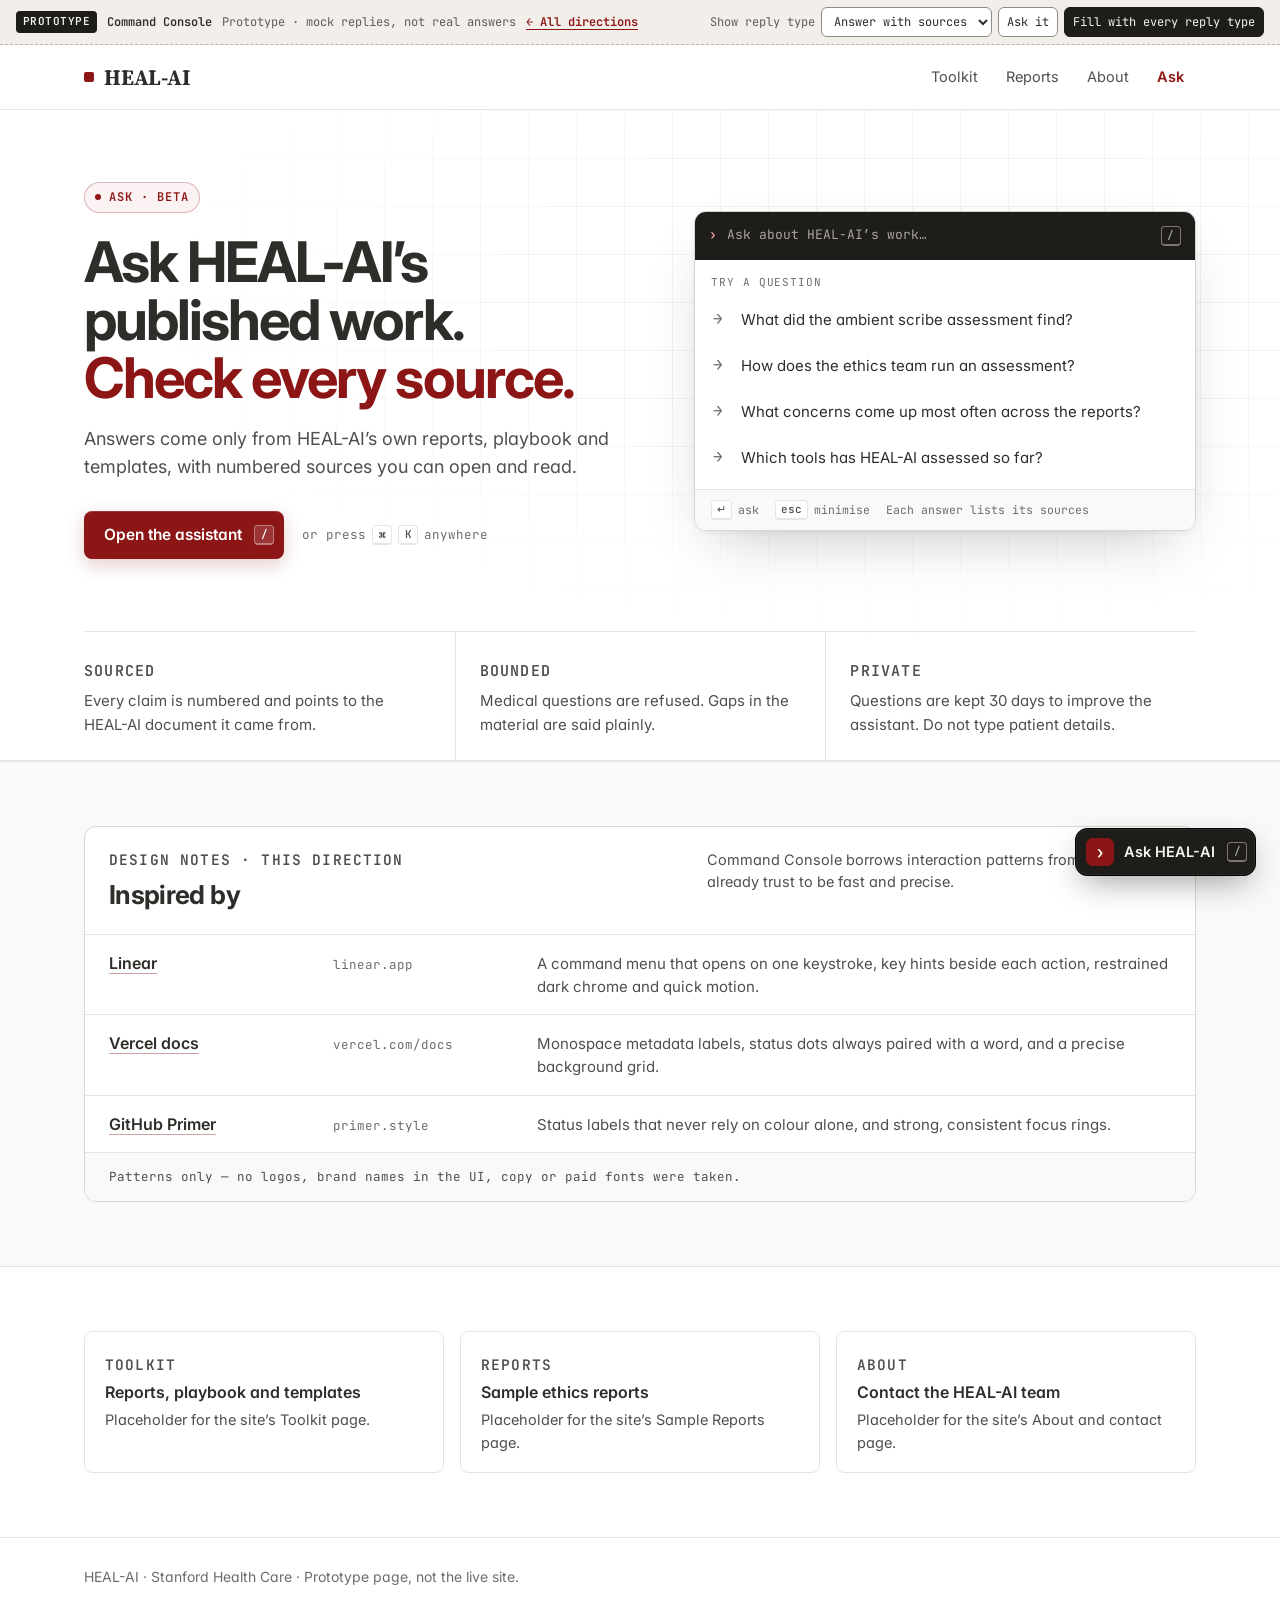
<file: prototypes/assistant-ui/console/index.html>
<!doctype html>
<html lang="en">
<head>
<meta charset="utf-8">
<meta name="viewport" content="width=device-width, initial-scale=1, viewport-fit=cover">
<title>Command Console · HEAL-AI assistant prototype</title>
<meta name="description" content="Prototype of a redesigned HEAL-AI assistant: keyboard-first, opens like a command palette. Mock replies only.">
<link rel="preconnect" href="https://fonts.googleapis.com">
<link rel="preconnect" href="https://fonts.gstatic.com" crossorigin>
<link href="https://fonts.googleapis.com/css2?family=Inter:wght@400;500;600;700&family=JetBrains+Mono:wght@400;500;600&family=Source+Serif+4:opsz,wght@8..60,600;8..60,700&display=swap" rel="stylesheet">
<style>
/* ─────────────────────────────────────────────────────────────────────────
   HEAL-AI assistant · prototype direction "Command Console"
   Keyboard-first. Opens like a command palette: centred sheet on desktop,
   full-height sheet on phones. Charcoal chrome, light reading area,
   cardinal as the single accent. PROTOTYPE ONLY — mock replies.
─────────────────────────────────────────────────────────────────────────── */
:root {
  --cardinal: #8C1515;
  --cardinal-dark: #6D1010;
  --cardinal-tint: #F4E8E8;     /* ~8% cardinal on white */
  --cardinal-wash: #FBF3F3;
  --cardinal-on-dark: #F3A6A6;  /* 8.7:1 on charcoal */

  --ink: #2E2D29;
  --ink-mid: #4D4F53;
  --ink-low: #6B6D71;           /* 5.2:1 on white */
  --bg: #FFFFFF;
  --bg-soft: #F9F9F9;
  --bg-warm: #F2EFEA;
  --line: #E7E5E0;
  --line-ui: #8F8B83;           /* 3.4:1 on white — control borders */

  --char: #1E1D1A;              /* chrome */
  --char-2: #2A2925;            /* field on chrome */
  --char-line: rgba(255,255,255,.10);
  --char-ui: #7C7870;           /* 3.8:1 on chrome, 3.3:1 on the field — field border */
  --on-char: #F5F3EF;
  --on-char-mid: #C9C6BE;
  --on-char-low: #A9A69E;       /* 6.9:1 on chrome */

  --sans: 'Inter', -apple-system, BlinkMacSystemFont, system-ui, sans-serif;
  --mono: 'JetBrains Mono', ui-monospace, SFMono-Regular, Menlo, monospace;
  --serif: 'Source Serif 4', 'Source Serif Pro', Georgia, serif;

  --r: 8px;
  --r-sm: 6px;
  --t: 150ms;
  --ease: cubic-bezier(.2,.7,.2,1);
  --bar-h: 0px;
}

*, *::before, *::after { box-sizing: border-box; }
html { -webkit-text-size-adjust: 100%; }
body {
  margin: 0;
  background: var(--bg);
  color: var(--ink);
  font-family: var(--sans);
  font-size: 16px;
  line-height: 1.55;
  -webkit-font-smoothing: antialiased;
  font-feature-settings: "cv11", "ss01";
}
h1, h2, h3, p, ul, ol { margin: 0; }
button, input, select, textarea { font: inherit; color: inherit; }
button { cursor: pointer; }
a { color: inherit; }
kbd {
  font-family: var(--mono);
  font-size: 11px;
  font-weight: 500;
  line-height: 1;
  display: inline-flex; align-items: center; justify-content: center;
  min-width: 20px; height: 20px; padding: 0 5px;
  border-radius: 4px;
  border: 1px solid var(--line);
  border-bottom-width: 2px;
  background: var(--bg);
  color: var(--ink-mid);
}
.sr { position: absolute !important; width: 1px; height: 1px; padding: 0; margin: -1px; overflow: hidden; clip: rect(0 0 0 0); white-space: nowrap; border: 0; }
:focus-visible { outline: 2px solid var(--cardinal); outline-offset: 2px; }
.wrap { width: 100%; max-width: 1160px; margin: 0 auto; padding: 0 24px; }

/* ── Prototype bar ───────────────────────────────────────────────────── */
.pbar {
  position: relative; z-index: 1200;   /* above the phone sheet (1100) and the scrim */
  background: var(--bg-warm);
  border-bottom: 1px dashed #B9B4AA;
  font-family: var(--mono);
  font-size: 12px;
  color: var(--ink);
}
.pbar-in {
  display: flex; flex-wrap: wrap; align-items: center;
  gap: 6px 16px;
  padding: 7px 16px;
  max-width: 1440px; margin: 0 auto;
}
.pbar-id { display: flex; flex-wrap: wrap; align-items: center; gap: 4px 10px; min-width: 0; }
.pbar-tag {
  background: var(--char); color: var(--on-char);
  padding: 2px 7px; border-radius: 4px; font-weight: 600; letter-spacing: .04em; text-transform: uppercase; font-size: 11px;
}
.pbar-name { font-weight: 600; }
.pbar-mock { color: #5F5D57; }
.pbar-back { color: var(--cardinal); text-decoration: underline; text-underline-offset: 3px; font-weight: 600; }
.pbar-ctl { display: flex; flex-wrap: wrap; align-items: center; gap: 6px; margin-left: auto; }
.pbar-ctl label { color: #5F5D57; }
.pbar select, .pbar button {
  font-family: var(--mono); font-size: 12px;
  height: 30px; border-radius: var(--r-sm);
  border: 1px solid var(--line-ui); background: var(--bg);
  padding: 0 8px; color: var(--ink);
}
.pbar select { max-width: 100%; }
.pbar button:hover { border-color: var(--ink); }
.pbar .pbar-fill { background: var(--char); color: var(--on-char); border-color: var(--char); }
.pbar .pbar-fill:hover { background: #000; }
.pb-short { display: none; }
@media (min-width: 760px) { .pbar { position: sticky; top: 0; } }

/* ── Mock site nav ───────────────────────────────────────────────────── */
.nav { border-bottom: 1px solid var(--line); background: var(--bg); }
.nav-in { display: flex; align-items: center; justify-content: space-between; height: 64px; gap: 16px; }
.wordmark { font-family: var(--serif); font-weight: 700; font-size: 22px; letter-spacing: -.01em; text-decoration: none; color: var(--ink); display: inline-flex; align-items: center; gap: 10px; }
.wordmark i { width: 10px; height: 10px; background: var(--cardinal); border-radius: 2px; display: inline-block; }
.nav-links { display: flex; align-items: center; gap: 4px; list-style: none; padding: 0; }
.nav-links a { text-decoration: none; font-size: 14.5px; color: var(--ink-mid); padding: 8px 12px; border-radius: var(--r-sm); display: inline-block; }
.nav-links a:hover { color: var(--ink); background: var(--bg-soft); }
.nav-links a[aria-current="page"] { color: var(--cardinal); font-weight: 600; }
@media (max-width: 720px) { .nav-links li:not(.keep) { display: none; } }

/* ── Hero ────────────────────────────────────────────────────────────── */
.hero { position: relative; overflow: hidden; border-bottom: 1px solid var(--line); background: var(--bg); }
.hero-grid {
  position: absolute; inset: 0; pointer-events: none;
  background-image:
    linear-gradient(to right, rgba(46,45,41,.06) 1px, transparent 1px),
    linear-gradient(to bottom, rgba(46,45,41,.06) 1px, transparent 1px);
  background-size: 48px 48px;
  -webkit-mask-image: radial-gradient(ellipse 80% 70% at 70% 30%, #000 30%, transparent 75%);
          mask-image: radial-gradient(ellipse 80% 70% at 70% 30%, #000 30%, transparent 75%);
}
.hero-in {
  position: relative;
  display: grid; grid-template-columns: minmax(0, 1.05fr) minmax(0, .95fr);
  gap: 56px; align-items: center;
  padding-top: 72px; padding-bottom: 72px;
}
.eyebrow {
  font-family: var(--mono); font-size: 12px; font-weight: 600; letter-spacing: .08em; text-transform: uppercase;
  color: var(--cardinal); display: inline-flex; align-items: center; gap: 8px;
  border: 1px solid rgba(140,21,21,.28); background: var(--cardinal-wash);
  padding: 5px 10px; border-radius: 999px;
}
.eyebrow::before { content: ""; width: 6px; height: 6px; border-radius: 50%; background: var(--cardinal); }
.hero h1 {
  margin-top: 20px;
  font-size: clamp(34px, 5vw, 56px);
  line-height: 1.04; letter-spacing: -.035em; font-weight: 700; color: var(--ink);
  text-wrap: balance;
}
.hero h1 em { font-style: normal; color: var(--cardinal); }
.lede { margin-top: 18px; font-size: 18px; line-height: 1.55; color: var(--ink-mid); max-width: 34em; }
.hero-cta { margin-top: 30px; display: flex; flex-wrap: wrap; align-items: center; gap: 12px 18px; }
.btn-primary {
  display: inline-flex; align-items: center; gap: 12px;
  height: 48px; padding: 0 10px 0 20px;
  border: 0; border-radius: var(--r);
  background: var(--cardinal); color: #fff;
  font-size: 15.5px; font-weight: 600;
  box-shadow: 0 1px 0 rgba(255,255,255,.15) inset, 0 6px 18px rgba(140,21,21,.22);
  transition: background var(--t) var(--ease), transform var(--t) var(--ease);
}
.btn-primary:hover { background: var(--cardinal-dark); }
.btn-primary:active { transform: translateY(1px); }
.btn-primary kbd { background: rgba(255,255,255,.14); border-color: rgba(255,255,255,.35); color: #fff; }
.cta-hint { font-family: var(--mono); font-size: 12.5px; color: var(--ink-low); display: inline-flex; align-items: center; gap: 6px; }

/* Palette preview card in the hero */
.try {
  border: 1px solid #D9D6CF; border-radius: 12px; background: var(--bg);
  box-shadow: 0 24px 60px -24px rgba(30,29,26,.28), 0 2px 6px rgba(30,29,26,.05);
  overflow: hidden;
}
.try-head {
  background: var(--char); color: var(--on-char-low);
  display: flex; align-items: center; gap: 10px;
  padding: 0 14px; height: 48px;
  font-family: var(--mono); font-size: 13px;
}
.try-head .p { color: var(--cardinal-on-dark); font-weight: 600; }
.try-head kbd { margin-left: auto; background: transparent; color: var(--on-char-low); border-color: var(--char-ui); }
.try-label { font-family: var(--mono); font-size: 11px; letter-spacing: .08em; text-transform: uppercase; color: var(--ink-low); padding: 14px 16px 6px; }
.try-list { list-style: none; padding: 0 8px 8px; }
.try-btn {
  width: 100%; display: flex; align-items: center; gap: 12px; text-align: left;
  min-height: 46px; padding: 10px 10px; border: 0; border-radius: var(--r-sm);
  background: transparent; font-size: 15px; color: var(--ink);
}
.try-btn .ico { font-family: var(--mono); font-size: 16px; color: var(--ink-low); width: 16px; flex: none; }
.try-btn .txt { flex: 1; min-width: 0; }
.try-btn kbd { opacity: 0; transition: opacity var(--t) var(--ease); flex: none; }
.try-btn:hover, .try-btn:focus-visible { background: var(--bg-warm); }
.try-btn:hover kbd, .try-btn:focus-visible kbd { opacity: 1; }
.try-btn:hover .ico, .try-btn:focus-visible .ico { color: var(--cardinal); }
.try-btn:focus-visible { outline-offset: -2px; }
.try-foot {
  border-top: 1px solid var(--line); background: var(--bg-soft);
  font-family: var(--mono); font-size: 11.5px; color: var(--ink-low);
  display: flex; flex-wrap: wrap; gap: 6px 16px; padding: 10px 16px;
}
.try-foot span { display: inline-flex; align-items: center; gap: 6px; }

/* Facts strip */
.facts { display: grid; grid-template-columns: repeat(3, minmax(0,1fr)); border-top: 1px solid var(--line); }
.fact { padding: 22px 24px 24px 0; }
.fact + .fact { padding-left: 24px; border-left: 1px solid var(--line); }
.fact-k { font-family: var(--mono); font-size: 11.5px; font-weight: 600; letter-spacing: .08em; text-transform: uppercase; color: var(--cardinal); }
.fact p { margin-top: 6px; font-size: 15px; color: var(--ink-mid); }

/* Inspired by */
.section { padding: 64px 0; }
.section-soft { background: var(--bg-soft); border-top: 1px solid var(--line); border-bottom: 1px solid var(--line); }
.mono-label { font-family: var(--mono); font-size: 12px; font-weight: 600; letter-spacing: .08em; text-transform: uppercase; color: var(--ink-low); }
.insp { border: 1px solid #D9D6CF; border-radius: 12px; background: var(--bg); overflow: hidden; }
.insp-head { padding: 22px 24px 18px; border-bottom: 1px solid var(--line); display: flex; flex-wrap: wrap; align-items: baseline; justify-content: space-between; gap: 8px 16px; }
.insp-head h2 { font-size: 26px; letter-spacing: -.025em; font-weight: 700; margin-top: 4px; }
.insp-head p { font-size: 14.5px; color: var(--ink-mid); max-width: 32em; }
.insp-list { list-style: none; padding: 0; }
.insp-row {
  display: grid; grid-template-columns: 200px 180px minmax(0,1fr); gap: 4px 24px; align-items: baseline;
  padding: 16px 24px; border-bottom: 1px solid var(--line);
}
.insp-row a { font-weight: 600; font-size: 16px; color: var(--ink); text-decoration: underline; text-decoration-color: rgba(140,21,21,.4); text-underline-offset: 4px; }
.insp-row a:hover { color: var(--cardinal); text-decoration-color: currentColor; }
.insp-url { font-family: var(--mono); font-size: 12.5px; color: var(--ink-low); overflow-wrap: anywhere; }
.insp-row p { font-size: 15px; color: var(--ink-mid); }
.insp-note { padding: 14px 24px; font-family: var(--mono); font-size: 12.5px; color: var(--ink-mid); background: var(--bg-soft); }

.anchors { display: grid; grid-template-columns: repeat(3, minmax(0,1fr)); gap: 16px; }
.anchor-card { border: 1px solid var(--line); border-radius: var(--r); padding: 18px 20px; scroll-margin-top: calc(var(--bar-h) + 16px); }
.anchor-card h3 { font-size: 16px; font-weight: 600; margin-top: 4px; }
.anchor-card p { font-size: 14.5px; color: var(--ink-mid); margin-top: 4px; }
.site-foot { border-top: 1px solid var(--line); padding: 28px 0 120px; font-size: 14px; color: var(--ink-low); }

@media (max-width: 900px) {
  .hero-in { grid-template-columns: minmax(0,1fr); gap: 36px; padding-top: 48px; padding-bottom: 48px; }
  .insp-row { grid-template-columns: minmax(0,1fr); }
  .anchors { grid-template-columns: minmax(0,1fr); }
}
@media (max-width: 640px) {
  .wrap { padding: 0 16px; }
  .lede { font-size: 17px; }
  .facts { grid-template-columns: minmax(0,1fr); }
  .fact, .fact + .fact { padding: 16px 0; border-left: 0; }
  .fact + .fact { border-top: 1px solid var(--line); }
  .section { padding: 44px 0; }
  .insp-head, .insp-row, .insp-note { padding-left: 16px; padding-right: 16px; }
  .cta-hint { display: none; }
  .try-foot span:not(:last-child) { display: none; }
  /* Prototype bar: two short rows (name · mock note · back link, then the
     controls), sticky, so it stays above the assistant sheet. */
  .pbar { position: sticky; top: 0; font-size: 15px; }
  .pbar-in { gap: 2px 12px; padding: 2px 16px 8px; padding-top: max(2px, env(safe-area-inset-top)); }
  .pbar-id { width: 100%; gap: 0 12px; }
  .pbar-tag { display: none; }
  .pbar-back { margin-left: auto; }
  .pb-long { display: none; }
  .pb-short { display: inline; }
  .pbar-ctl { width: 100%; margin-left: 0; flex-wrap: nowrap; }
  .pbar-ctl label, .pb-sr { position: absolute; width: 1px; height: 1px; padding: 0; margin: -1px; overflow: hidden; clip: rect(0 0 0 0); white-space: nowrap; border: 0; }
  .pbar select { flex: 1 1 auto; min-width: 0; }
  .pbar button { flex: none; }
  .pbar select, .pbar button { height: 40px; font-size: 15px; }
  .pbar-back { display: inline-flex; align-items: center; min-height: 40px; }
  /* Type floor on phones: running text 15px, mono labels and keys 13px. */
  kbd { font-size: 13px; min-width: 24px; height: 24px; }
  .eyebrow, .try-label, .fact-k, .mono-label { font-size: 13px; }
  .try-head, .try-foot, .insp-url, .insp-note, .insp-head p, .anchor-card p, .nav-links a, .site-foot { font-size: 15px; }
  .nav-links a, .wordmark { min-height: 40px; display: inline-flex; align-items: center; }
  .insp-row a { display: inline-block; padding: 8px 0; }
}

/* ═══════════════════════════════════════════════════════════════════════
   THE ASSISTANT
═══════════════════════════════════════════════════════════════════════ */
.cc { font-family: var(--sans); color: var(--ink); }

/* Launcher */
.cc-launch {
  position: fixed; right: 24px; bottom: 24px; z-index: 880;
  display: inline-flex; align-items: center; gap: 10px;
  height: 48px; padding: 0 8px 0 10px;
  border: 1px solid #000; border-radius: 12px;
  background: var(--char); color: var(--on-char);
  font-size: 14.5px; font-weight: 600;
  box-shadow: 0 12px 32px -8px rgba(30,29,26,.45), 0 0 0 1px rgba(255,255,255,.06) inset;
  transition: transform var(--t) var(--ease), background var(--t) var(--ease);
}
.cc-launch:hover { background: #000; transform: translateY(-1px); }
.cc-launch:focus-visible { outline: 3px solid var(--cardinal); outline-offset: 3px; }
.cc-launch .mark { width: 28px; height: 28px; border-radius: 7px; background: var(--cardinal); display: grid; place-items: center; font-family: var(--mono); font-size: 17px; font-weight: 600; color: #fff; }
.cc-launch kbd { background: transparent; color: var(--on-char-low); border-color: var(--char-ui); }
.cc-launch .lbl { padding-right: 2px; }
.cc-unread { position: absolute; top: -4px; right: -4px; width: 12px; height: 12px; border-radius: 50%; background: var(--cardinal); border: 2px solid #fff; }

/* Scrim (desktop) — clicking it minimises */
.cc-scrim {
  position: fixed; inset: 0; z-index: 890;
  background: rgba(30,29,26,.32);
  -webkit-backdrop-filter: blur(2px); backdrop-filter: blur(2px);
  opacity: 0; transition: opacity var(--t) var(--ease);
}
.cc[data-open="true"] .cc-scrim { opacity: 1; }
.cc-scrim[hidden], .cc-win[hidden] { display: none; }

/* Window — centred palette on desktop */
.cc-win {
  position: fixed; z-index: 900;
  top: calc(var(--bar-h) + 6vh); left: 0; right: 0;
  margin: 0 auto;
  width: min(780px, calc(100vw - 48px));
  max-height: calc(100vh - var(--bar-h) - 6vh - 32px);
  display: flex; flex-direction: column;
  background: var(--bg);
  border: 1px solid #000;
  border-radius: 12px;
  overflow: hidden;
  box-shadow: 0 40px 100px -20px rgba(15,14,12,.55), 0 0 0 1px rgba(255,255,255,.04) inset;
  opacity: 0; transform: translateY(-8px) scale(.985);
  transition: opacity var(--t) var(--ease), transform var(--t) var(--ease);
}
.cc[data-open="true"] .cc-win { opacity: 1; transform: none; }

/* Header */
.cc-head {
  flex: none;
  display: flex; align-items: center; gap: 12px;
  background: var(--char); color: var(--on-char);
  padding: 10px 10px 10px 16px;
  border-bottom: 1px solid var(--char-line);
}
.cc-head .mark { width: 30px; height: 30px; border-radius: 7px; background: var(--cardinal); display: grid; place-items: center; font-family: var(--mono); font-size: 13px; font-weight: 600; color: #fff; flex: none; }
.cc-head-txt { min-width: 0; flex: 1; }
.cc-title-row { display: flex; align-items: center; gap: 8px; flex-wrap: wrap; }
.cc-title { font-size: 15px; font-weight: 600; letter-spacing: -.01em; color: var(--on-char); }
.cc-beta { font-family: var(--mono); font-size: 10.5px; font-weight: 600; letter-spacing: .08em; text-transform: uppercase; color: var(--cardinal-on-dark); border: 1px solid rgba(243,166,166,.45); border-radius: 4px; padding: 1px 6px; }
.cc-sub { font-family: var(--mono); font-size: 11.5px; color: var(--on-char-low); margin-top: 2px; }
.cc-head-act { display: flex; align-items: center; gap: 2px; flex: none; }
.cc-esc { margin-right: 6px; background: transparent; color: var(--on-char-low); border-color: var(--char-ui); }
.cc-icon {
  width: 40px; height: 40px; border: 0; border-radius: var(--r-sm);
  background: transparent; color: var(--on-char-mid);
  display: grid; place-items: center;
  transition: background var(--t) var(--ease), color var(--t) var(--ease);
}
.cc-icon svg { width: 18px; height: 18px; }
.cc-icon:hover { background: rgba(255,255,255,.08); color: #fff; }
.cc-head :focus-visible, .cc-composer :focus-visible { outline-color: var(--cardinal-on-dark); }

/* Log */
.cc-log {
  position: relative;
  flex: 1 1 auto; min-height: 0;
  overflow-y: auto; overscroll-behavior: contain;
  background: var(--bg);
  scroll-behavior: smooth;
}
.cc-log:focus-visible { outline-offset: -3px; }

/* Empty state */
.cc-intro { padding: 20px 20px 12px; }
.cc-lede { font-size: 15.5px; color: var(--ink-mid); max-width: 38em; }
.cc-group { margin-top: 18px; display: flex; align-items: center; justify-content: space-between; gap: 12px; padding: 0 0 8px; }
.cc-group .mono-label { font-size: 11px; }
.cc-navhint { font-family: var(--mono); font-size: 11.5px; color: var(--ink-low); display: inline-flex; align-items: center; gap: 4px; }
.cc-navhint kbd { min-width: 18px; height: 18px; font-size: 10.5px; }
.cc-cmds { list-style: none; padding: 0; margin: 0 -8px; }
.cc-cmd {
  width: 100%; display: flex; align-items: center; gap: 12px; text-align: left;
  min-height: 46px; padding: 10px 10px; border: 0; border-radius: var(--r-sm);
  background: transparent; font-size: 15.5px; color: var(--ink);
  transition: background var(--t) var(--ease);
}
.cc-cmd .ico { font-family: var(--mono); font-size: 16px; color: var(--ink-low); width: 16px; flex: none; text-align: center; }
.cc-cmd .txt { flex: 1; min-width: 0; }
.cc-cmd kbd { flex: none; opacity: .0; transition: opacity var(--t) var(--ease); }
.cc-cmd:hover, .cc-cmd:focus-visible { background: var(--bg-warm); }
.cc-cmd:hover kbd, .cc-cmd:focus-visible kbd { opacity: 1; }
.cc-cmd:hover .ico, .cc-cmd:focus-visible .ico { color: var(--cardinal); }
.cc-cmd:focus-visible { outline-offset: -2px; }
.cc-standalone { margin-top: 12px; font-size: 13.5px; color: var(--ink-low); display: flex; gap: 8px; align-items: baseline; }
.cc-standalone::before { content: "i"; flex: none; font-family: var(--mono); font-size: 10.5px; font-weight: 600; width: 16px; height: 16px; border-radius: 50%; border: 1px solid var(--line-ui); display: inline-grid; place-items: center; color: var(--ink-low); transform: translateY(2px); }
.cc-intro.is-compact { padding: 10px 20px; border-bottom: 1px solid var(--line); background: var(--bg-soft); }
.cc-intro.is-compact .cc-standalone { margin-top: 0; font-size: 13px; }

/* Exchange */
.cc-x { padding: 18px 20px 20px; border-bottom: 1px solid var(--line); }
.cc-x:last-child { border-bottom: 0; }
.cc-q { display: flex; gap: 10px; align-items: baseline; }
.cc-q-mark { font-family: var(--mono); font-weight: 600; color: var(--cardinal); flex: none; width: 14px; }
.cc-q p { font-size: 16px; font-weight: 600; letter-spacing: -.01em; color: var(--ink); overflow-wrap: anywhere; }
.cc-r { margin: 12px 0 0 24px; }
.cc-r.is-new { animation: cc-in var(--t) var(--ease) both; }
@keyframes cc-in { from { opacity: 0; transform: translateY(4px); } to { opacity: 1; transform: none; } }

.cc-meta {
  display: flex; flex-wrap: wrap; align-items: center; gap: 4px 8px;
  font-family: var(--mono); font-size: 11.5px; font-weight: 500;
  letter-spacing: .06em; text-transform: uppercase; color: var(--ink-low);
}
.cc-meta .sep { color: #B3AFA7; }
.cc-meta .hash { margin-left: auto; letter-spacing: .02em; text-transform: none; color: var(--ink-low); }
.cc-meta .k { color: var(--ink); font-weight: 600; display: inline-flex; align-items: center; gap: 7px; }
.cc-meta .k::before { content: ""; width: 7px; height: 7px; border-radius: 50%; background: var(--cardinal); }
.cc-k-refused .cc-meta .k::before, .cc-k-withheld .cc-meta .k::before,
.cc-k-declined .cc-meta .k::before, .cc-k-limited .cc-meta .k::before { background: transparent; border: 1.5px solid currentColor; width: 6px; height: 6px; }
.cc-k-error .cc-meta .k::before { border-radius: 1px; background: var(--cardinal); }
.cc-k-answer .cc-meta .k { color: var(--cardinal); }

/* Pending */
.cc-pending .cc-meta .k::before { display: none; }
.cc-scan { display: inline-flex; gap: 3px; }
.cc-scan i { width: 6px; height: 10px; border-radius: 1px; background: var(--cardinal); opacity: .25; animation: cc-scan 900ms infinite; }
.cc-scan i:nth-child(2) { animation-delay: 150ms; }
.cc-scan i:nth-child(3) { animation-delay: 300ms; }
@keyframes cc-scan { 0%, 100% { opacity: .2; } 40% { opacity: 1; } }

/* Status pill (non-answers) */
.cc-pill {
  margin-top: 10px;
  display: inline-flex; align-items: center; gap: 8px;
  font-size: 13.5px; font-weight: 600; line-height: 1.3;
  padding: 5px 11px 5px 10px; border-radius: 999px;
  border: 1px solid var(--line-ui); background: var(--bg-warm); color: var(--ink);
}
.cc-pill .dot { width: 8px; height: 8px; border-radius: 50%; border: 2px solid currentColor; flex: none; }
.cc-pill-refused, .cc-pill-withheld, .cc-pill-error { background: var(--cardinal-wash); border-color: rgba(140,21,21,.45); color: var(--cardinal); }
.cc-pill-refused .dot, .cc-pill-error .dot { background: currentColor; }
.cc-pill-error .dot { border-radius: 2px; }

/* Answer body */
.cc-body { margin-top: 10px; font-size: 15.5px; line-height: 1.65; color: var(--ink); }
.cc-body p + p, .cc-body p + ul, .cc-body ul + p { margin-top: 10px; }
.cc-body ul { list-style: none; padding: 0; margin-top: 10px; }
.cc-body li { position: relative; padding-left: 20px; }
.cc-body li + li { margin-top: 6px; }
.cc-body li::before { content: ""; position: absolute; left: 4px; top: .7em; width: 6px; height: 6px; border-radius: 1px; background: var(--ink-low); }
.cc-nonanswer .cc-body { color: var(--ink-mid); }

.cc-cite {
  display: inline-flex; align-items: center; justify-content: center;
  min-width: 20px; height: 19px; padding: 0 5px; margin: 0 1px 0 3px;
  vertical-align: 2px;
  font-family: var(--mono); font-size: 11px; font-weight: 600; line-height: 1;
  color: var(--cardinal); background: var(--cardinal-tint);
  border: 1px solid rgba(140,21,21,.6); border-radius: 4px;
  position: relative;
  transition: background var(--t) var(--ease), color var(--t) var(--ease);
}
.cc-cite + .cc-cite { margin-left: 2px; }
.cc-cite:hover { background: var(--cardinal); color: #fff; border-color: var(--cardinal); }
.cc-cite:focus-visible { outline-offset: 1px; }

/* Next step */
.cc-next { margin-top: 12px; font-size: 14.5px; color: var(--ink); display: flex; gap: 8px; align-items: baseline; }
.cc-next .lbl { font-family: var(--mono); font-size: 11px; font-weight: 600; letter-spacing: .08em; text-transform: uppercase; color: var(--ink-low); flex: none; }
.cc-next a { color: var(--cardinal); font-weight: 600; text-decoration: underline; text-underline-offset: 3px; text-decoration-thickness: 1px; }
.cc-next a:hover { text-decoration-thickness: 2px; }

/* Sources table */
.cc-src { margin-top: 16px; border: 1px solid #DCD9D2; border-radius: var(--r); overflow: hidden; }
.cc-src-head {
  display: grid; grid-template-columns: 34px minmax(0,1fr) auto; gap: 10px;
  padding: 7px 12px; background: var(--bg-soft); border-bottom: 1px solid var(--line);
  font-family: var(--mono); font-size: 11px; font-weight: 600; letter-spacing: .08em; text-transform: uppercase; color: var(--ink-low);
}
.cc-src-head h3 { font: inherit; letter-spacing: inherit; grid-column: 1 / 3; }
.cc-src-list { list-style: none; padding: 0; }
.cc-src-row {
  display: grid; grid-template-columns: 34px minmax(0,1fr) auto; gap: 2px 10px; align-items: baseline;
  padding: 10px 12px; min-height: 44px;
  border-top: 1px solid var(--line);
  transition: background var(--t) var(--ease), box-shadow var(--t) var(--ease);
  scroll-margin: 12px;
}
.cc-src-row:first-child { border-top: 0; }
.cc-src-n {
  font-family: var(--mono); font-size: 11.5px; font-weight: 600;
  display: inline-grid; place-items: center; width: 22px; height: 20px; border-radius: 4px;
  border: 1px solid var(--line-ui); color: var(--ink);
}
.cc-src-row[data-cited="true"] .cc-src-n { border-color: rgba(140,21,21,.45); color: var(--cardinal); background: var(--cardinal-wash); }
.cc-src-t { font-size: 14.5px; line-height: 1.45; overflow-wrap: anywhere; min-width: 0; }
.cc-src-t a { color: var(--ink); font-weight: 500; text-decoration: underline; text-decoration-color: #C4C0B8; text-underline-offset: 3px; }
.cc-src-t a:hover { color: var(--cardinal); text-decoration-color: currentColor; }
.cc-uncited { margin-left: 8px; font-family: var(--mono); font-size: 10.5px; letter-spacing: .06em; text-transform: uppercase; color: var(--ink-low); white-space: nowrap; }
.cc-src-w { font-family: var(--mono); font-size: 11.5px; color: var(--ink-low); white-space: nowrap; text-align: right; }
.cc-src-w::before { content: "↗ "; color: var(--ink-low); }
.cc-src-row.is-target { background: var(--cardinal-wash); box-shadow: inset 3px 0 0 var(--cardinal); }
.cc-src-row:focus { outline: 2px solid var(--cardinal); outline-offset: -2px; }

/* Rating */
.cc-rate { margin-top: 14px; display: flex; flex-wrap: wrap; align-items: center; gap: 8px; }
.cc-rate-l { font-size: 13.5px; color: var(--ink-low); margin-right: 2px; }
.cc-btn {
  height: 32px; padding: 0 12px; border-radius: var(--r-sm);
  border: 1px solid var(--line-ui); background: var(--bg); color: var(--ink);
  font-size: 13.5px; font-weight: 500;
  display: inline-flex; align-items: center; gap: 6px;
  transition: border-color var(--t) var(--ease), background var(--t) var(--ease);
}
.cc-btn:hover { border-color: var(--ink); background: var(--bg-soft); }
.cc-btn-strong { background: var(--char); color: var(--on-char); border-color: var(--char); }
.cc-btn-strong:hover { background: #000; border-color: #000; }
.cc-btn-red { color: var(--cardinal); border-color: rgba(140,21,21,.6); }
.cc-btn-red:hover { background: var(--cardinal); color: #fff; border-color: var(--cardinal); }
.cc-btn[disabled] { opacity: .55; cursor: default; }
.cc-done { font-family: var(--mono); font-size: 12px; color: var(--ink-mid); display: inline-flex; align-items: center; gap: 8px; }
.cc-done.ok::before { content: "✓"; color: var(--cardinal); font-weight: 600; }
.cc-done.fail { color: var(--cardinal); }
.cc-comment { width: 100%; }
.cc-comment label { display: block; font-size: 13.5px; font-weight: 600; color: var(--ink); }
.cc-comment label span { display: block; font-weight: 400; color: var(--ink-low); }
.cc-comment textarea {
  margin-top: 6px; width: 100%; resize: vertical; min-height: 64px;
  border: 1px solid var(--line-ui); border-radius: var(--r-sm); padding: 8px 10px;
  font-size: 15px; line-height: 1.45; background: var(--bg);
}
.cc-comment-act { margin-top: 8px; display: flex; align-items: center; gap: 10px; }
.cc-comment-n { font-family: var(--mono); font-size: 11.5px; color: var(--ink-low); }

/* Error */
.cc-err { margin-top: 10px; border: 1px solid rgba(140,21,21,.45); background: var(--cardinal-wash); border-radius: var(--r); padding: 12px 14px; }
.cc-err .cc-pill { margin-top: 0; background: var(--bg); }
.cc-err p.msg { margin-top: 8px; font-size: 15px; color: var(--ink); }
.cc-err .cc-btn { margin-top: 10px; }

/* Composer (dark) */
.cc-composer { flex: none; background: var(--char); color: var(--on-char); padding: 12px 12px 10px; border-top: 1px solid #000; }
.cc-field {
  display: flex; align-items: flex-end; gap: 8px;
  background: var(--char-2); border: 1px solid var(--char-ui); border-radius: 10px;
  padding: 6px 6px 6px 12px;
  transition: border-color var(--t) var(--ease), box-shadow var(--t) var(--ease);
}
.cc-field:focus-within { border-color: var(--cardinal-on-dark); box-shadow: 0 0 0 3px rgba(243,166,166,.18); }
.cc-prompt { font-family: var(--mono); font-weight: 600; color: var(--cardinal-on-dark); line-height: 36px; flex: none; }
.cc-input {
  flex: 1; min-width: 0; border: 0; background: transparent; resize: none;
  color: var(--on-char); font-size: 16px; line-height: 1.5;
  padding: 6px 0; height: 36px; max-height: 140px; overflow-y: hidden;
}
.cc-input::placeholder { color: var(--on-char-low); opacity: 1; }
.cc-input:focus { outline: none; }
.cc-count { font-family: var(--mono); font-size: 11.5px; color: var(--on-char-low); line-height: 36px; flex: none; }
.cc-count:empty { display: none; }
.cc-count[data-over="true"] { color: var(--cardinal-on-dark); font-weight: 600; }
.cc-send {
  flex: none; height: 36px; min-width: 36px; padding: 0 10px 0 12px; border: 0; border-radius: 7px;
  background: var(--cardinal); color: #fff;
  display: inline-flex; align-items: center; gap: 8px;
  font-size: 13.5px; font-weight: 600;
  transition: background var(--t) var(--ease), opacity var(--t) var(--ease);
}
.cc-send:hover:not([disabled]) { background: #A51C1C; }
.cc-send[disabled] { background: #3A3833; color: #8F8B83; cursor: default; }
.cc-send kbd { background: rgba(255,255,255,.14); border-color: rgba(255,255,255,.3); color: inherit; min-width: 18px; height: 18px; }
.cc-send[disabled] kbd { background: transparent; border-color: #55524C; }
.cc-foot { margin-top: 8px; display: flex; flex-wrap: wrap; align-items: center; justify-content: space-between; gap: 4px 16px; padding: 0 2px; }
.cc-line { font-family: var(--mono); font-size: 11.5px; color: var(--on-char-low); display: flex; flex-wrap: wrap; align-items: center; gap: 2px 8px; }
.cc-more {
  border: 0; background: transparent; padding: 2px 4px; margin: -2px 0;
  font-family: var(--mono); font-size: 11.5px; font-weight: 600; color: var(--cardinal-on-dark);
  text-decoration: underline; text-underline-offset: 3px; border-radius: 4px;
}
.cc-more:hover { color: #fff; }
.cc-keys { font-family: var(--mono); font-size: 11px; color: var(--on-char-low); display: inline-flex; align-items: center; gap: 5px; }
.cc-keys kbd { background: transparent; color: var(--on-char-mid); border-color: var(--char-ui); min-width: 18px; height: 18px; font-size: 10.5px; }
.cc-keys kbd + span { margin-right: 6px; }
.cc-notice { margin-top: 10px; padding: 10px 12px; border: 1px solid var(--char-line); border-radius: var(--r-sm); background: var(--char-2); }
.cc-notice p { font-size: 13.5px; line-height: 1.5; color: var(--on-char-mid); }
.cc-notice p + p { margin-top: 6px; }

/* Phone: full-height sheet */
@media (max-width: 640px) {
  .cc-launch { right: 16px; bottom: 16px; font-size: 15px; }
  .cc-launch kbd { display: none; }
  .cc-scrim { display: none; }
  .cc-win {
    /* Starts below the sticky prototype bar, which stays visible above it. */
    top: var(--bar-h); bottom: 0; left: 0; right: 0;
    width: 100%; max-height: none; height: auto;
    border-radius: 0; border: 0; z-index: 1100;
    transform: translateY(12px);
  }
  .cc-esc, .cc-keys, .cc-navhint { display: none; }
  .cc-head { padding: 8px 4px 8px 16px; }
  .cc-head .mark { display: none; }
  .cc-title-row { flex-wrap: nowrap; }
  .cc-title { white-space: nowrap; }
  .cc-icon { width: 44px; height: 44px; }
  .cc-intro { padding: 16px 16px 10px; }
  .cc-intro.is-compact { padding: 10px 16px; }
  .cc-x { padding: 16px 16px 18px; }
  .cc-r { margin-left: 0; }
  .cc-q p { font-size: 16px; }
  .cc-cmd { min-height: 48px; font-size: 15.5px; }
  .cc-btn { height: 40px; padding: 0 14px; font-size: 15px; }
  .cc-rate-l { font-size: 15px; }
  .cc-src-head { grid-template-columns: 30px minmax(0,1fr); }
  .cc-src-head .opens { display: none; }
  .cc-src-row { grid-template-columns: 30px minmax(0,1fr); }
  .cc-src-t { font-size: 15px; }
  .cc-src-w { grid-column: 2; text-align: left; white-space: normal; }
  .cc-next { flex-direction: column; gap: 2px; font-size: 15px; }
  .cc-standalone, .cc-intro.is-compact .cc-standalone { font-size: 15px; }
  .cc-lede { font-size: 15.5px; }
  .cc-composer { padding: 10px 10px max(10px, env(safe-area-inset-bottom)); }
  .cc-send { min-width: 44px; height: 40px; justify-content: center; padding: 0 12px; }
  .cc-send .lbl, .cc-send kbd { display: none; }
  .cc-prompt, .cc-count { line-height: 40px; }
  .cc-input { padding: 8px 0; height: 40px; }
  .cc-foot { margin-top: 6px; }
  /* One notice that may wrap to two lines, with Details inline at its end.
     "Saved 30 days" wraps as a unit. */
  .cc-line { display: block; width: 100%; font-family: var(--sans); font-size: 15px; line-height: 1.5; }
  #ccSaved { white-space: nowrap; }
  .cc-more { position: relative; font-family: var(--sans); font-size: 15px; font-weight: 600; padding: 0 2px; margin: 0 0 0 4px; }
  .cc-more::after { content: ""; position: absolute; left: -6px; right: -6px; top: 50%; height: 40px; transform: translateY(-50%); }
  .cc-notice p { font-size: 15px; }
  .cc-comment label { font-size: 15px; }
  .cc-pill { font-size: 15px; }
  .cc-done { font-size: 15px; font-family: var(--sans); }
  .cc-comment-n { font-size: 13px; }
  .cc-src-w { font-size: 15px; }
  .cc-sub { font-family: var(--sans); font-size: 15px; }
  .cc-meta, .cc-beta, .cc-count, .cc-group .mono-label { font-size: 13px; }
  .cc-uncited, .cc-next .lbl, .cc-src-head { font-size: 13px; }
  .cc-cite { font-size: 13px; min-width: 24px; height: 22px; }
  .cc-src-n { font-size: 13px; width: 26px; height: 24px; }
  .cc-standalone::before { font-size: 13px; width: 18px; height: 18px; transform: translateY(3px); }
  /* Bigger hit areas on touch without changing the layout: the citation
     chips grow to ~40px tall, and a source row is one target. */
  .cc-cite::after { content: ""; position: absolute; left: -1px; right: -1px; top: -11px; bottom: -11px; }
  .cc-src-row { position: relative; }
  .cc-src-t a::after { content: ""; position: absolute; inset: 0; }
}

/* Fast (screenshots) and reduced motion: no motion at all */
.is-fast *, .is-fast *::before, .is-fast *::after { animation: none !important; transition: none !important; }
.is-fast .cc-log { scroll-behavior: auto; }
@media (prefers-reduced-motion: reduce) {
  *, *::before, *::after { animation: none !important; transition: none !important; scroll-behavior: auto !important; }
  .cc-scan i { opacity: .7; }
}
@media (forced-colors: active) {
  .cc-win, .cc-launch, .cc-pill, .cc-cite, .cc-src { border: 1px solid CanvasText; }
  .cc-src-row.is-target { outline: 2px solid Highlight; }
}
</style>
</head>
<body>

<!-- ─── Prototype bar ─────────────────────────────────────────────── -->
<div class="pbar" id="pbar">
  <div class="pbar-in">
    <div class="pbar-id">
      <span class="pbar-tag">Prototype</span>
      <span class="pbar-name">Command Console</span>
      <span class="pbar-mock"><span class="pb-long">Prototype · mock replies, not real answers</span><span class="pb-short">Mock replies</span></span>
      <a class="pbar-back" href="../index.html">← All<span class="pb-sr"> directions</span></a>
    </div>
    <div class="pbar-ctl">
      <label for="pbSel">Show reply type</label>
      <select id="pbSel"></select>
      <button type="button" id="pbShow">Ask it</button>
      <button type="button" id="pbFill" class="pbar-fill">Fill<span class="pb-long"> with every reply type</span><span class="pb-short"> all<span class="sr"> — every reply type</span></span></button>
    </div>
  </div>
</div>

<!-- ─── Mock site page ────────────────────────────────────────────── -->
<header class="nav">
  <div class="wrap nav-in">
    <a class="wordmark" href="#top" aria-label="HEAL-AI home"><i aria-hidden="true"></i>HEAL-AI</a>
    <nav aria-label="Site">
      <ul class="nav-links">
        <li><a href="#toolkit">Toolkit</a></li>
        <li><a href="#reports">Reports</a></li>
        <li><a href="#about">About</a></li>
        <li class="keep"><a href="#top" aria-current="page">Ask</a></li>
      </ul>
    </nav>
  </div>
</header>

<main id="top">
  <section class="hero" aria-labelledby="heroTitle">
    <div class="hero-grid" aria-hidden="true"></div>
    <div class="wrap">
      <div class="hero-in">
        <div class="hero-copy">
          <p class="eyebrow">Ask · Beta</p>
          <h1 id="heroTitle">Ask HEAL-AI’s published work. <em>Check every source.</em></h1>
          <p class="lede">Answers come only from HEAL-AI’s own reports, playbook and templates, with numbered sources you can open and read.</p>
          <div class="hero-cta">
            <button type="button" class="btn-primary" id="heroOpen">Open the assistant <kbd aria-hidden="true">/</kbd></button>
            <span class="cta-hint">or press <kbd>⌘</kbd><kbd>K</kbd> anywhere</span>
          </div>
        </div>
        <div class="try" role="group" aria-labelledby="tryLabel">
          <div class="try-head" aria-hidden="true"><span class="p">›</span><span>Ask about HEAL-AI’s work…</span><kbd>/</kbd></div>
          <p class="try-label" id="tryLabel">Try a question</p>
          <ul class="try-list" id="tryList"></ul>
          <div class="try-foot" aria-hidden="true">
            <span><kbd>↵</kbd> ask</span>
            <span><kbd>esc</kbd> minimise</span>
            <span>Each answer lists its sources</span>
          </div>
        </div>
      </div>
      <div class="facts">
        <div class="fact"><p class="fact-k">Sourced</p><p>Every claim is numbered and points to the HEAL-AI document it came from.</p></div>
        <div class="fact"><p class="fact-k">Bounded</p><p>Medical questions are refused. Gaps in the material are said plainly.</p></div>
        <div class="fact"><p class="fact-k">Private</p><p>Questions are kept 30 days to improve the assistant. Do not type patient details.</p></div>
      </div>
    </div>
  </section>

  <section class="section section-soft" id="inspired" aria-labelledby="inspTitle">
    <div class="wrap">
      <div class="insp">
        <div class="insp-head">
          <div>
            <p class="mono-label">Design notes · this direction</p>
            <h2 id="inspTitle">Inspired by</h2>
          </div>
          <p>Command Console borrows interaction patterns from tools people already trust to be fast and precise.</p>
        </div>
        <ul class="insp-list">
          <li class="insp-row">
            <a href="https://linear.app" target="_blank" rel="noopener noreferrer">Linear<span class="sr"> (opens in a new tab)</span></a>
            <span class="insp-url">linear.app</span>
            <p>A command menu that opens on one keystroke, key hints beside each action, restrained dark chrome and quick motion.</p>
          </li>
          <li class="insp-row">
            <a href="https://vercel.com/docs" target="_blank" rel="noopener noreferrer">Vercel docs<span class="sr"> (opens in a new tab)</span></a>
            <span class="insp-url">vercel.com/docs</span>
            <p>Monospace metadata labels, status dots always paired with a word, and a precise background grid.</p>
          </li>
          <li class="insp-row">
            <a href="https://primer.style" target="_blank" rel="noopener noreferrer">GitHub Primer<span class="sr"> (opens in a new tab)</span></a>
            <span class="insp-url">primer.style</span>
            <p>Status labels that never rely on colour alone, and strong, consistent focus rings.</p>
          </li>
        </ul>
        <p class="insp-note">Patterns only — no logos, brand names in the UI, copy or paid fonts were taken.</p>
      </div>
    </div>
  </section>

  <section class="section" aria-label="Site sections (placeholders)">
    <div class="wrap anchors">
      <div class="anchor-card" id="toolkit"><p class="mono-label">Toolkit</p><h3>Reports, playbook and templates</h3><p>Placeholder for the site’s Toolkit page.</p></div>
      <div class="anchor-card" id="reports"><p class="mono-label">Reports</p><h3>Sample ethics reports</h3><p>Placeholder for the site’s Sample Reports page.</p></div>
      <div class="anchor-card" id="about"><p class="mono-label">About</p><h3>Contact the HEAL-AI team</h3><p>Placeholder for the site’s About and contact page.</p></div>
    </div>
  </section>
</main>

<footer class="site-foot"><div class="wrap">HEAL-AI · Stanford Health Care · Prototype page, not the live site.</div></footer>

<!-- ─── The assistant ─────────────────────────────────────────────── -->
<div class="cc" id="cc" data-open="false">
  <button type="button" class="cc-launch" id="ccLaunch" aria-expanded="false" aria-controls="ccWin" aria-keyshortcuts="/ Control+K Meta+K">
    <span class="mark" aria-hidden="true">›</span>
    <span class="lbl">Ask HEAL-AI</span>
    <kbd aria-hidden="true">/</kbd>
    <span class="cc-unread" id="ccUnread" hidden><span class="sr">, new answer</span></span>
  </button>
  <div class="cc-scrim" id="ccScrim" hidden></div>
  <section class="cc-win" id="ccWin" role="dialog" aria-modal="false" aria-labelledby="ccTitle" aria-describedby="ccSub" hidden>
    <header class="cc-head">
      <span class="mark" aria-hidden="true">HA</span>
      <div class="cc-head-txt">
        <div class="cc-title-row"><h2 class="cc-title" id="ccTitle"></h2><span class="cc-beta">Beta</span></div>
        <p class="cc-sub" id="ccSub">Answers from published material</p>
      </div>
      <div class="cc-head-act">
        <kbd class="cc-esc" aria-hidden="true">esc</kbd>
        <button type="button" class="cc-icon" id="ccMin" aria-label="Minimise (keeps this conversation)" title="Minimise · Esc">
          <svg viewBox="0 0 24 24" aria-hidden="true" focusable="false"><path d="M6 12h12" stroke="currentColor" stroke-width="1.8" stroke-linecap="round"/></svg>
        </button>
        <button type="button" class="cc-icon" id="ccClose" aria-label="Close and clear this conversation" title="Close and clear">
          <svg viewBox="0 0 24 24" aria-hidden="true" focusable="false"><path d="M7 7l10 10M17 7L7 17" stroke="currentColor" stroke-width="1.8" stroke-linecap="round"/></svg>
        </button>
      </div>
    </header>
    <div class="cc-log" id="ccLog" role="log" aria-live="polite" aria-label="Conversation" tabindex="0"></div>
    <form class="cc-composer" id="ccForm" novalidate>
      <div class="cc-field">
        <span class="cc-prompt" aria-hidden="true">›</span>
        <label class="sr" for="ccInput">Ask a question about HEAL-AI’s work</label>
        <textarea id="ccInput" class="cc-input" rows="1" maxlength="500" placeholder="Ask about HEAL-AI’s work…" aria-describedby="ccCount ccKeys"></textarea>
        <span class="cc-count" id="ccCount"></span>
        <button type="submit" class="cc-send" id="ccSend" aria-label="Send question" disabled>
          <span class="lbl" aria-hidden="true">Send</span><kbd aria-hidden="true">↵</kbd>
          <svg class="arrow" viewBox="0 0 24 24" width="18" height="18" aria-hidden="true" focusable="false" style="display:none"><path d="M12 19V5M6 11l6-6 6 6" fill="none" stroke="currentColor" stroke-width="2" stroke-linecap="round" stroke-linejoin="round"/></svg>
        </button>
      </div>
      <div class="cc-foot">
        <p class="cc-line"><span id="ccLineText"></span><button type="button" class="cc-more" id="ccMore" aria-expanded="false" aria-controls="ccNotice">Details</button></p>
        <p class="cc-keys" id="ccKeys"><kbd>↵</kbd><span>send</span><kbd>⇧↵</kbd><span>new line</span><kbd>esc</kbd><span>minimise</span></p>
      </div>
      <div class="cc-notice" id="ccNotice" hidden>
        <p id="ccNote"></p>
        <p id="ccPrivacy"></p>
      </div>
    </form>
  </section>
</div>

<script src="../fixtures.js"></script>
<script>
(function () {
  'use strict';

  var M = window.HEALAI_MOCK;
  var C = M.copy;
  var esc = M.esc;
  var MAX = C.maxQuestion;
  var CMAX = C.maxComment;
  var params = new URLSearchParams(window.location.search);
  var FAST = params.has('fast');
  if (FAST) document.documentElement.classList.add('is-fast');

  function $(id) { return document.getElementById(id); }
  var root = $('cc'), launcher = $('ccLaunch'), unread = $('ccUnread'), scrim = $('ccScrim');
  var win = $('ccWin'), log = $('ccLog'), form = $('ccForm'), input = $('ccInput');
  var send = $('ccSend'), count = $('ccCount'), more = $('ccMore'), notice = $('ccNotice');

  var busy = false, generation = 0, turn = 0, hideTimer = null, healthChecked = false;

  /* Phone sheet uses an arrow icon in the send button; desktop shows "Send ↵". */
  var arrow = send.querySelector('.arrow');
  var phoneMQ = window.matchMedia('(max-width: 640px)');
  function syncSend() { arrow.style.display = phoneMQ.matches ? 'block' : 'none'; }
  syncSend();
  if (phoneMQ.addEventListener) phoneMQ.addEventListener('change', syncSend);

  function reduced() { return FAST || M.reducedMotion(); }

  /* ── static copy ─────────────────────────────────────────────────── */
  $('ccTitle').textContent = C.title;
  $('ccLineText').innerHTML = esc(C.lineHead) + '<span id="ccSaved">' + esc(C.saved) + '</span>';
  $('ccNote').textContent = C.note;
  $('ccPrivacy').textContent = C.privacy;

  /* The sticky prototype bar's height, so the palette (and the phone sheet) sits below it. */
  var pbar = $('pbar');
  function measureBar() {
    var sticky = getComputedStyle(pbar).position === 'sticky';
    document.documentElement.style.setProperty('--bar-h', (sticky ? pbar.offsetHeight : 0) + 'px');
  }
  measureBar();
  window.addEventListener('resize', measureBar);
  window.addEventListener('load', measureBar);
  if (document.fonts && document.fonts.ready) document.fonts.ready.then(measureBar);
  if (window.ResizeObserver) new ResizeObserver(measureBar).observe(pbar);

  /* ── helpers ─────────────────────────────────────────────────────── */
  function safeLink(href) {
    if (!href) return null;
    try {
      var u = new URL(href, window.location.href);
      if (u.protocol !== 'http:' && u.protocol !== 'https:') return null;
      return { href: String(href), external: u.origin !== window.location.origin };
    } catch (e) { return null; }
  }

  /* [1] and [1,3] → chips that jump to that source of THIS answer.
     Runs on escaped text. With no valid set (a non-answer) nothing links. */
  function linkCitations(escaped, valid) {
    return escaped.replace(/\[(\d+(?:\s*,\s*\d+)*)\]/g, function (whole, list) {
      var nums = list.split(/\s*,\s*/).map(function (n) { return parseInt(n, 10); });
      if (!valid || !nums.every(function (i) { return valid[i]; })) return whole;
      return nums.map(function (i) {
        return '<button type="button" class="cc-cite" data-to="' + i + '" aria-label="Source ' + i + '">' + i + '</button>';
      }).join('');
    });
  }

  function renderText(text, valid) {
    var out = '', bullets = [];
    function flush() {
      if (!bullets.length) return;
      out += '<ul>' + bullets.join('') + '</ul>';
      bullets = [];
    }
    String(text).split('\n').forEach(function (raw) {
      var line = raw.trim();
      if (!line) { flush(); return; }
      var m = line.match(/^[-•*]\s+(.*)$/);
      if (m) bullets.push('<li>' + linkCitations(esc(m[1]), valid) + '</li>');
      else { flush(); out += '<p>' + linkCitations(esc(line), valid) + '</p>'; }
    });
    flush();
    return out;
  }

  function whereItOpens(s) {
    if (s.precision === 'section-list') return 'Reports list';
    if (s.precision === 'document-pending') return /^#reports\b/.test(s.href || '') ? 'Sample Reports' : 'Listing page';
    return 'Document';
  }

  function shortId(x) { return '#' + String(x).slice(0, 4) + '·' + String(x).slice(-4); }

  /* Machine-style metadata line: kind · detail · id */
  function metaFor(kind, data, show) {
    var parts;
    switch (kind.k) {
      case 'answer':
        var n = show ? data.sources.length : 0;
        var cited = show ? data.sources.filter(function (s) { return s.cited; }).length : 0;
        parts = ['Answer', n ? n + (n === 1 ? ' source' : ' sources') : 'No sources'];
        if (n && cited && cited < n) parts.push(cited + ' cited');
        break;
      case 'refused':
        parts = ['Refused', data.blocked_by === 'clinical_intent' ? 'Clinical' : String(data.blocked_by || 'Guard').replace(/_/g, ' ')];
        break;
      case 'declined': parts = ['Declined', 'Not in material']; break;
      case 'withheld': parts = ['Withheld', 'Failed checks']; break;
      case 'limited': parts = ['Limited', 'Generation paused']; break;
      default: parts = [kind.k];
    }
    return metaLine(parts, data.exchange);
  }

  function metaLine(parts, exchange) {
    var html = '<p class="cc-meta"><span class="k">' + esc(parts[0]) + '</span>';
    for (var i = 1; i < parts.length; i++) html += ' <span class="sep" aria-hidden="true">·</span> <span>' + esc(parts[i]) + '</span>';
    if (exchange) html += ' <span class="hash" aria-hidden="true">' + esc(shortId(exchange)) + '</span>';
    return html + '</p>';
  }

  /* ── empty state ─────────────────────────────────────────────────── */
  function intro() {
    log.innerHTML =
      '<div class="cc-intro" id="ccIntro">' +
        '<p class="cc-lede">Ask about the playbook, the ethics assessments, the templates or the patient panel. ' +
        'Each answer shows which documents it came from.</p>' +
        '<div class="cc-group"><p class="mono-label" id="ccSugg">Suggested questions</p>' +
          '<span class="cc-navhint" aria-hidden="true"><kbd>↑</kbd><kbd>↓</kbd> move&nbsp;&nbsp;<kbd>↵</kbd> ask</span></div>' +
        '<ul class="cc-cmds" aria-labelledby="ccSugg">' +
          M.starters.map(function (q) {
            return '<li><button type="button" class="cc-cmd"><span class="ico" aria-hidden="true">→</span>' +
                   '<span class="txt">' + esc(q) + '</span><kbd aria-hidden="true">↵</kbd></button></li>';
          }).join('') +
        '</ul>' +
        '<p class="cc-standalone">' + esc(C.standalone) + '</p>' +
      '</div>';
  }

  function compactIntro() {
    var el = $('ccIntro');
    if (el && !el.classList.contains('is-compact')) {
      el.classList.add('is-compact');
      el.innerHTML = '<p class="cc-standalone">' + esc(C.standalone) + '</p>';
    }
  }

  function cmds() { return Array.prototype.slice.call(log.querySelectorAll('.cc-cmd')); }

  log.addEventListener('click', function (e) {
    var b = e.target.closest('.cc-cmd');
    if (!b) return;
    ask(b.querySelector('.txt').textContent);
    /* The starter list is replaced when the question is asked; keep focus
       in the panel instead of letting it fall to <body>. */
    input.focus({ preventScroll: true });
  });

  /* Arrow keys move through the command list; Up from the first goes
     back to the input, Down from an empty input enters the list. */
  log.addEventListener('keydown', function (e) {
    var b = e.target.closest && e.target.closest('.cc-cmd');
    if (!b) return;
    var list = cmds(), i = list.indexOf(b);
    if (e.key === 'ArrowDown') { e.preventDefault(); (list[i + 1] || list[0]).focus(); }
    else if (e.key === 'ArrowUp') { e.preventDefault(); if (i === 0) input.focus(); else list[i - 1].focus(); }
    else if (e.key === 'Home') { e.preventDefault(); list[0].focus(); }
    else if (e.key === 'End') { e.preventDefault(); list[list.length - 1].focus(); }
  });

  /* ── input ───────────────────────────────────────────────────────── */
  function updateCount() {
    var n = input.value.length;
    count.textContent = n > MAX * 0.8 ? n + '/' + MAX : '';
    count.setAttribute('data-over', String(n >= MAX));
    input.style.height = 'auto';
    var want = input.scrollHeight;
    input.style.overflowY = want > 140 ? 'auto' : 'hidden';
    input.style.height = Math.min(Math.max(want, phoneMQ.matches ? 40 : 36), 140) + 'px';
    send.disabled = busy || !input.value.trim();
  }

  input.addEventListener('input', updateCount);
  input.addEventListener('keydown', function (e) {
    if (e.key === 'Enter' && !e.shiftKey && !e.isComposing) { e.preventDefault(); ask(input.value); return; }
    if (e.key === 'ArrowDown' && !input.value) {
      var list = cmds();
      if (list.length) { e.preventDefault(); list[0].focus(); }
    }
  });
  form.addEventListener('submit', function (e) { e.preventDefault(); ask(input.value); });

  more.addEventListener('click', function () {
    var open = more.getAttribute('aria-expanded') !== 'true';
    more.setAttribute('aria-expanded', String(open));
    more.textContent = open ? 'Hide' : 'Details';
    notice.hidden = !open;
  });

  /* ── open / minimise / close ─────────────────────────────────────── */
  function isOpen() { return root.getAttribute('data-open') === 'true'; }

  function open(opts) {
    clearTimeout(hideTimer);
    if (!log.firstChild) intro();
    win.hidden = false;
    scrim.hidden = false;
    updateCount();
    void win.offsetWidth;
    root.setAttribute('data-open', 'true');
    launcher.setAttribute('aria-expanded', 'true');
    unread.hidden = true;
    checkHealth();
    if (!opts || opts.focus !== false) {
      setTimeout(function () { input.focus({ preventScroll: true }); }, reduced() ? 0 : 40);
    }
  }

  function hide() {
    root.setAttribute('data-open', 'false');
    launcher.setAttribute('aria-expanded', 'false');
    hideTimer = setTimeout(function () { win.hidden = true; scrim.hidden = true; }, reduced() ? 0 : 160);
    launcher.focus({ preventScroll: true });
  }

  function minimise() { hide(); }

  function clearConversation() {
    fillToken++;               // a running "Fill with every reply type" stops too
    generation++;
    busy = false;
    input.value = '';
    updateCount();
    log.innerHTML = '';
  }

  function close() {
    clearConversation();
    hide();
  }

  launcher.addEventListener('click', function () { if (isOpen()) minimise(); else open(); });
  $('ccMin').addEventListener('click', minimise);
  $('ccClose').addEventListener('click', close);
  scrim.addEventListener('click', minimise);

  function isTyping(el) {
    if (!el) return false;
    var t = el.tagName;
    return t === 'INPUT' || t === 'TEXTAREA' || t === 'SELECT' || el.isContentEditable;
  }

  document.addEventListener('keydown', function (e) {
    var k = e.key;
    if ((e.metaKey || e.ctrlKey) && !e.altKey && (k === 'k' || k === 'K') && !isTyping(e.target)) {
      e.preventDefault();
      if (isOpen()) input.focus(); else open();
      return;
    }
    if (k === '/' && !e.metaKey && !e.ctrlKey && !e.altKey && !isTyping(e.target)) {
      e.preventDefault();
      if (isOpen()) input.focus(); else open();
      return;
    }
    if (k === 'Escape' && isOpen() &&
        (win.contains(e.target) || e.target === document.body || e.target === document.documentElement)) {
      e.preventDefault();
      minimise();
    }
  });

  /* ── service notice ──────────────────────────────────────────────── */
  function checkHealth() {
    if (healthChecked) return;
    healthChecked = true;
    M.health().then(function (h) {
      if (h && h.notice) $('ccPrivacy').textContent = h.notice;
      var saved = $('ccSaved');
      if (h && h.logging_questions === false) saved.textContent = 'Not saved';
      else if (h && h.logging_questions === true && Number(h.log_days) > 0) saved.textContent = 'Saved ' + Number(h.log_days) + ' days';
    }).catch(function () { healthChecked = false; });
  }

  /* ── rendering a reply ───────────────────────────────────────────── */
  function nextStep(kind) {
    var tk = '<a href="' + esc(C.toolkitHref) + '">Toolkit</a>';
    switch (kind.k) {
      case 'declined':
        return '<p class="cc-next"><span class="lbl">Next</span><span>Not covered here? ' +
               '<a href="' + esc(C.contactHref) + '">Contact the HEAL-AI team</a> or browse the reports and resources in the ' + tk + '.</span></p>';
      case 'refused':
        return '<p class="cc-next"><span class="lbl">Next</span><span>Ask about HEAL-AI’s reports, playbook or how assessments are run.</span></p>';
      case 'withheld':
        return '<p class="cc-next"><span class="lbl">Next</span><span>Try a narrower question, or read the reports in the ' + tk + '.</span></p>';
      case 'limited':
        return '<p class="cc-next"><span class="lbl">Next</span><span>Browse the reports and resources in the ' + tk + ' while answers are paused.</span></p>';
    }
    return '';
  }

  function render(el, wrap, data) {
    var t = ++turn;
    var kind = M.kindOf(data);
    var show = M.showsSources(data);
    var valid = null, html = '';
    if (show) { valid = {}; data.sources.forEach(function (s) { valid[s.n] = true; }); }

    html += metaFor(kind, data, show);
    if (kind.label) {
      html += '<p class="cc-pill cc-pill-' + kind.k + '"><span class="dot" aria-hidden="true"></span>' + esc(kind.label) + '</p>';
    }
    html += '<div class="cc-body">' + renderText(data.answer || '', valid) + '</div>';
    html += nextStep(kind);

    if (show) {
      var hid = 'cc-t' + t + '-srch';
      html += '<section class="cc-src" aria-labelledby="' + hid + '">' +
        '<div class="cc-src-head"><h3 id="' + hid + '">Sources</h3><span class="opens" aria-hidden="true">Opens</span></div>' +
        '<ol class="cc-src-list">';
      data.sources.forEach(function (s) {
        var link = safeLink(s.href);
        var name = esc(s.label || 'Source ' + s.n);
        var inner = link
          ? '<a href="' + esc(link.href) + '"' + (link.external ? ' target="_blank" rel="noopener noreferrer"' : '') + '>' +
              name + (link.external ? '<span class="sr"> (opens in a new tab)</span>' : '') + '</a>'
          : '<span>' + name + '</span>';
        html += '<li class="cc-src-row" id="cc-t' + t + '-src-' + s.n + '" tabindex="-1" data-cited="' + !!s.cited + '">' +
                  '<span class="cc-src-n" aria-hidden="true">' + esc(s.n) + '</span>' +
                  '<span class="cc-src-t"><span class="sr">Source ' + esc(s.n) + ': </span>' + inner +
                    (s.cited ? '<span class="sr"> — cited in the answer</span>' : '<span class="cc-uncited">Not cited</span>') +
                  '</span>' +
                  '<span class="cc-src-w"><span class="sr">Opens: </span>' + esc(whereItOpens(s)) + '</span>' +
                '</li>';
      });
      html += '</ol></section>';
    }

    if (data.exchange) {
      var rl = 'cc-t' + t + '-rl';
      html += '<div class="cc-rate" data-exchange="' + esc(data.exchange) + '">' +
                '<span class="cc-rate-l" id="' + rl + '">Was this useful?</span>' +
                '<button type="button" class="cc-btn" data-verdict="up" aria-describedby="' + rl + '">Yes</button>' +
                '<button type="button" class="cc-btn" data-verdict="down" aria-describedby="' + rl + '">No</button>' +
              '</div>';
    }

    el.removeAttribute('aria-busy');
    el.className = 'cc-r cc-k-' + kind.k + (kind.k === 'answer' ? '' : ' cc-nonanswer') + (reduced() ? '' : ' is-new');
    el.innerHTML = html;

    var rate = el.querySelector('.cc-rate');
    if (rate) wireRating(rate);

    el.querySelectorAll('.cc-cite').forEach(function (b) {
      b.addEventListener('click', function () {
        var target = document.getElementById('cc-t' + t + '-src-' + b.getAttribute('data-to'));
        if (!target) return;
        el.querySelectorAll('.cc-src-row').forEach(function (r) { r.classList.remove('is-target'); });
        target.classList.add('is-target');
        target.scrollIntoView({ block: 'nearest', behavior: reduced() ? 'auto' : 'smooth' });
        target.focus({ preventScroll: true });
      });
    });

    log.scrollTop = Math.max(0, wrap.offsetTop - 8);
    if (!isOpen()) unread.hidden = false;
  }

  function renderError(el, wrap, err, q) {
    var rate = !!err.status;
    var text = rate ? err.message : 'The assistant could not be reached. Check your connection and try again.';
    var label = err.status === 429 ? 'Too many questions' : (rate ? 'Service error' : 'Could not connect');
    var parts = err.status ? ['Error', String(err.status), err.status === 429 ? 'Rate limited' : 'Server'] : ['Error', 'No connection'];
    el.removeAttribute('aria-busy');
    el.className = 'cc-r cc-k-error' + (reduced() ? '' : ' is-new');
    el.innerHTML = metaLine(parts, null) +
      '<div class="cc-err" role="alert">' +
        '<p class="cc-pill cc-pill-error"><span class="dot" aria-hidden="true"></span>' + esc(label) + '</p>' +
        '<p class="msg">' + esc(text) + '</p>' +
        '<button type="button" class="cc-btn cc-btn-red">Try again</button>' +
      '</div>';
    el.querySelector('.cc-btn').addEventListener('click', function () {
      if (busy) return;
      wrap.remove();
      input.focus({ preventScroll: true });
      ask(q);
    });
    log.scrollTop = Math.max(0, wrap.offsetTop - 8);
    if (!isOpen()) unread.hidden = false;
  }

  function wireRating(rate) {
    var exchange = rate.getAttribute('data-exchange');
    var labelId = rate.querySelector('.cc-rate-l').id;

    function post(verdict, comment) {
      return M.feedback({ exchange: exchange, verdict: verdict, comment: comment || undefined })
        .then(function (r) { if (!r || !r.ok) throw new Error(String(r && r.status)); });
    }
    /* The clicked button is replaced by the status line, so focus moves
       to the line (tabindex -1) rather than falling to <body>. */
    function show(cls, msg) {
      var hadFocus = rate.contains(document.activeElement);
      rate.innerHTML = '<span class="cc-done' + cls + '" role="status" tabindex="-1">' + esc(msg) + '</span>';
      if (hadFocus || document.activeElement === document.body) rate.firstChild.focus({ preventScroll: true });
    }
    function settle(p, okMsg) {
      show('', 'Sending…');
      p.then(function () { show(' ok', okMsg); })
       .catch(function () { show(' fail', 'Your rating could not be sent.'); });
    }

    rate.querySelectorAll('.cc-btn').forEach(function (b) {
      b.addEventListener('click', function () {
        if (b.getAttribute('data-verdict') === 'up') { settle(post('up'), 'Thanks.'); return; }
        var cid = labelId + '-c', nid = labelId + '-n';
        rate.innerHTML =
          '<div class="cc-comment">' +
            '<label for="' + cid + '">What was wrong with it? <span>Optional. Please do not include patient details.</span></label>' +
            '<textarea id="' + cid + '" rows="2" maxlength="' + CMAX + '" aria-describedby="' + nid + '"></textarea>' +
            '<div class="cc-comment-act"><button type="button" class="cc-btn cc-btn-strong">Send</button>' +
            '<span class="cc-comment-n" id="' + nid + '">0/' + CMAX + '</span></div>' +
          '</div>';
        var box = rate.querySelector('textarea'), n = rate.querySelector('.cc-comment-n');
        box.addEventListener('input', function () { n.textContent = box.value.length + '/' + CMAX; });
        rate.querySelector('.cc-btn').addEventListener('click', function () {
          settle(post('down', box.value.trim().slice(0, CMAX)), 'Thanks — that helps.');
        });
        box.focus();
      });
    });
  }

  /* ── asking ──────────────────────────────────────────────────────── */
  function ask(question, opts) {
    var q = String(question || '').trim();
    if (!q || busy) return Promise.resolve();
    if (!isOpen() && !(opts && opts.noOpen)) open({ focus: false });
    if (q.length > MAX) q = q.slice(0, MAX);

    busy = true;
    input.value = '';
    updateCount();
    compactIntro();
    var mine = generation;

    var wrap = document.createElement('div');
    wrap.className = 'cc-x';
    wrap.innerHTML =
      '<div class="cc-q"><span class="cc-q-mark" aria-hidden="true">›</span><p><span class="sr">You asked: </span>' + esc(q) + '</p></div>' +
      '<div class="cc-r cc-pending" aria-busy="true"><p class="cc-meta"><span class="cc-scan" aria-hidden="true"><i></i><i></i><i></i></span>' +
      '<span class="k">Searching HEAL-AI’s material…</span></p></div>';
    log.appendChild(wrap);
    var el = wrap.querySelector('.cc-r');
    log.scrollTop = log.scrollHeight;

    return M.ask(q).then(function (res) {
      if (mine !== generation) return;
      if (!res.ok) {
        var e = new Error((res.body && res.body.error) || 'The assistant is unavailable right now.');
        e.status = res.status;
        throw e;
      }
      render(el, wrap, res.body);
    }).catch(function (err) {
      if (mine !== generation) return;
      renderError(el, wrap, err, q);
    }).then(function () {
      if (mine !== generation) return;
      busy = false;
      updateCount();
    });
  }

  /* ── prototype controls ──────────────────────────────────────────── */
  var sel = $('pbSel');
  M.scenarios.forEach(function (s) {
    var o = document.createElement('option');
    o.value = s.id; o.textContent = s.label;
    sel.appendChild(o);
  });

  function scenarioById(id) {
    for (var i = 0; i < M.scenarios.length; i++) if (M.scenarios[i].id === id) return M.scenarios[i];
    return null;
  }

  function showScenario(id, opts) {
    var s = scenarioById(id);
    if (!s || busy) return Promise.resolve();
    if (!isOpen() && !(opts && opts.noOpen)) open({ focus: false });
    M.next(id);
    return ask(s.question, opts);
  }

  var ORDER = ['answer', 'answer-short', 'clinical', 'declined', 'withheld', 'limited', 'ratelimit', 'network'];
  var fillToken = 0;
  function fillAll() {
    clearConversation();
    var mine = ++fillToken;
    if (!isOpen()) open({ focus: false });
    intro();
    var p = Promise.resolve();
    /* If the visitor minimises mid-fill, the rest fills in the background
       (unread dot) instead of popping the panel open again. Close stops it. */
    ORDER.forEach(function (id) {
      p = p.then(function () { if (mine === fillToken) return showScenario(id, { noOpen: true }); });
    });
    return p.then(function () {
      if (mine !== fillToken) return;
      var first = log.querySelector('.cc-x');
      if (first) log.scrollTop = Math.max(0, first.offsetTop - 8);
    });
  }

  $('pbShow').addEventListener('click', function () { showScenario(sel.value); });
  $('pbFill').addEventListener('click', function () {
    fillAll().then(function () { if (isOpen()) input.focus({ preventScroll: true }); });
  });

  /* ── hero ────────────────────────────────────────────────────────── */
  var tryList = $('tryList');
  tryList.innerHTML = M.starters.map(function (q) {
    return '<li><button type="button" class="try-btn"><span class="ico" aria-hidden="true">→</span>' +
           '<span class="txt">' + esc(q) + '</span><kbd aria-hidden="true">↵</kbd></button></li>';
  }).join('');
  tryList.addEventListener('click', function (e) {
    var b = e.target.closest('.try-btn');
    if (!b) return;
    open();
    ask(b.querySelector('.txt').textContent);
  });
  $('heroOpen').addEventListener('click', function () { open(); });

  /* ── URL states ──────────────────────────────────────────────────── */
  var demo = params.get('demo');
  if (demo === 'empty') open();
  else if (demo === 'all') { open(); fillAll(); }
})();
</script>
</body>
</html>
</file>
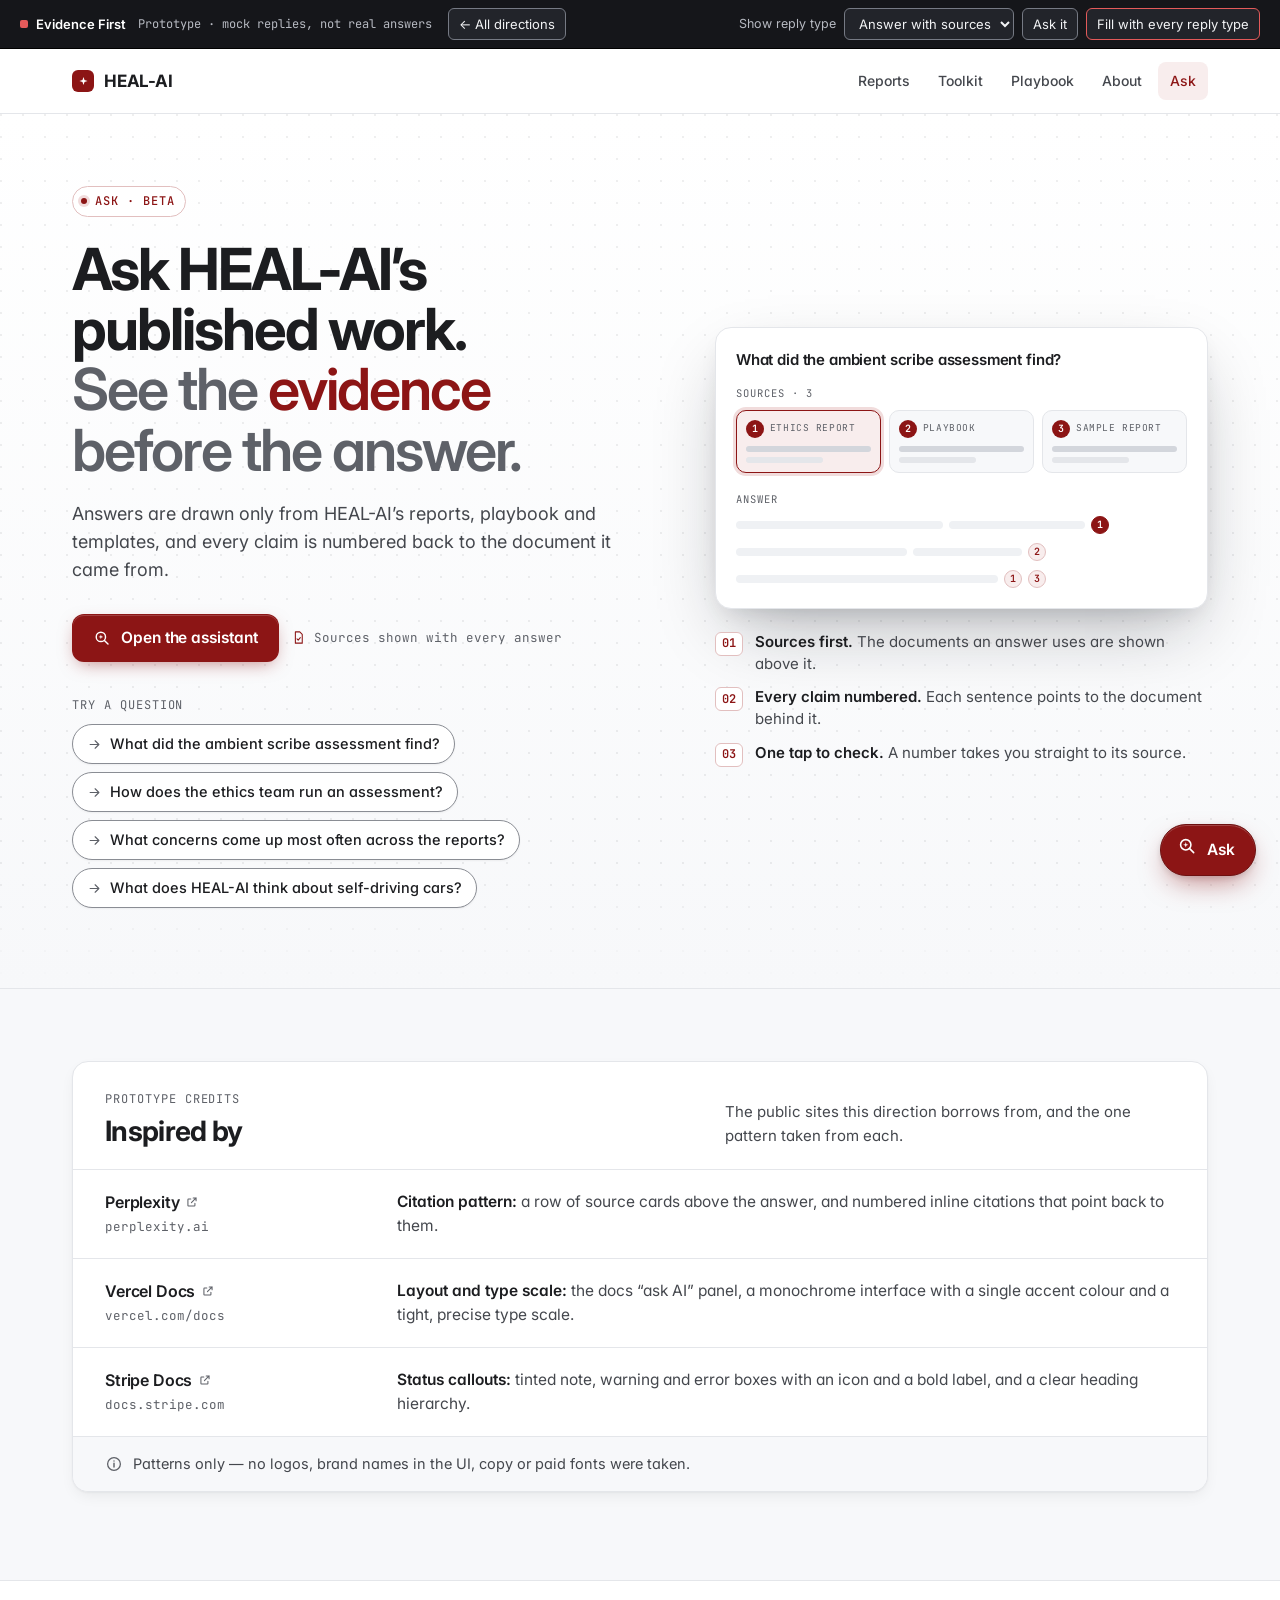
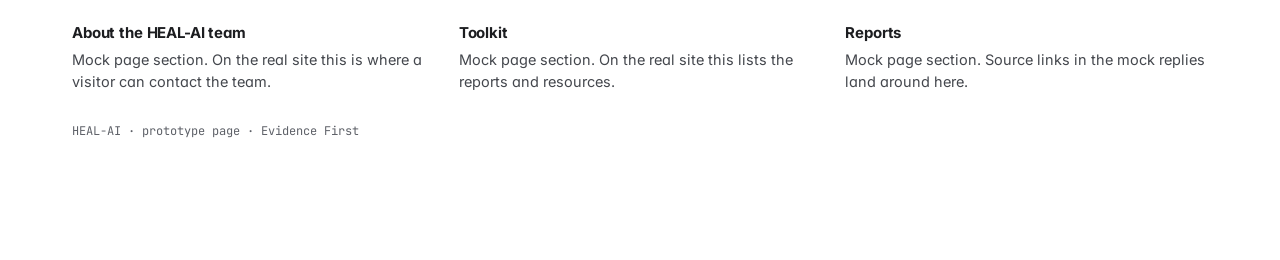
<file: prototypes/assistant-ui/evidence/index.html>
<!doctype html>
<html lang="en">
<head>
<meta charset="utf-8">
<meta name="viewport" content="width=device-width, initial-scale=1, viewport-fit=cover">
<title>Evidence First · HEAL-AI assistant prototype</title>
<meta name="description" content="Prototype of the HEAL-AI assistant, direction Evidence First: the sources come before the answer. Mock replies only.">
<link rel="preconnect" href="https://fonts.googleapis.com">
<link rel="preconnect" href="https://fonts.gstatic.com" crossorigin>
<link rel="stylesheet" href="https://fonts.googleapis.com/css2?family=Inter:wght@400;500;600;700&family=JetBrains+Mono:wght@400;500;600&display=swap">
<style>
/* ═════════════════════════════════════════════════════════════════════
   Evidence First · prototype styles
   Tokens: Stanford cardinal is the only accent. Cool greys, 1px borders,
   soft shadows. Inter for text, JetBrains Mono for metadata.
   ═════════════════════════════════════════════════════════════════════ */
:root {
  --cardinal: #8C1515;
  --cardinal-dark: #6D1010;
  --cardinal-tint: #F8EDED;
  --cardinal-tint-2: #F1DCDC;
  --cardinal-line: #E2BFBF;

  --ink: #1C1D20;      /* 16.9:1 on white */
  --ink-2: #44474D;    /* 9.3:1 */
  --ink-3: #5E6168;    /* 6.2:1 on white, 5.7:1 on --bg-2 */
  --line: #E4E6EA;
  --line-2: #D3D6DC;
  --field: #868990;    /* 3.5:1 — input boundaries */
  --ctl: #8A8D94;      /* 3.3:1 on white, 3.1:1 on --bg-2 — button boundaries */
  --cite-line: #BA6F6F;/* 3.8:1 on white — citation chip boundary */

  --bg: #FFFFFF;
  --bg-2: #F7F8FA;
  --bg-3: #EFF1F4;

  --warn-bg: #FFF7E6;
  --warn-line: #EBCF95;
  --warn-ink: #774B00; /* 7:1 on --warn-bg */
  --err-bg: #FDF1F1;
  --err-line: #EDBDBD;

  --sans: 'Inter', -apple-system, BlinkMacSystemFont, 'Segoe UI', system-ui, sans-serif;
  --mono: 'JetBrains Mono', ui-monospace, SFMono-Regular, Menlo, monospace;

  --r-xs: 6px;
  --r-sm: 8px;
  --r: 12px;
  --r-lg: 16px;
  --r-xl: 20px;
  --sh-1: 0 1px 2px rgba(16, 20, 28, .05);
  --sh-2: 0 1px 2px rgba(16, 20, 28, .04), 0 6px 16px -4px rgba(16, 20, 28, .08);
  --sh-3: 0 30px 70px -18px rgba(16, 20, 28, .32), 0 10px 24px -10px rgba(16, 20, 28, .14);
  --ease: cubic-bezier(.2, .7, .2, 1);
  --focus: 0 0 0 2px #fff, 0 0 0 4px var(--cardinal);
  --bar-h: 48px;       /* set from the real prototype-bar height by script */
}

*, *::before, *::after { box-sizing: border-box; }
html { -webkit-text-size-adjust: 100%; scroll-behavior: smooth; }
body {
  margin: 0;
  background: var(--bg);
  color: var(--ink);
  font-family: var(--sans);
  font-size: 16px;
  line-height: 1.55;
  font-feature-settings: 'cv11', 'ss01';
  -webkit-font-smoothing: antialiased;
  overflow-x: hidden;
}
h1, h2, h3, h4, p, ol, ul, figure { margin: 0; }
ol, ul { padding: 0; list-style: none; }
button, input, select, textarea { font: inherit; color: inherit; }
button { cursor: pointer; }
a { color: inherit; }
svg { flex: none; }
.sr {
  position: absolute !important; width: 1px; height: 1px; padding: 0; margin: -1px;
  overflow: hidden; clip: rect(0 0 0 0); white-space: nowrap; border: 0;
}
:focus-visible { outline: 2px solid var(--cardinal); outline-offset: 2px; }
.wrap { width: 100%; max-width: 1200px; margin: 0 auto; padding: 0 32px; }

/* ── Prototype bar ─────────────────────────────────────────────────── */
.proto {
  background: #15161A;
  color: #E9EAEE;
  font-size: 13px;
  border-bottom: 1px solid #000;
}
.proto-in {
  max-width: 1440px; margin: 0 auto;
  padding: 8px 20px;
  display: flex; flex-wrap: wrap; align-items: center; gap: 8px 20px;
  justify-content: space-between;
}
.proto-id { display: flex; flex-wrap: wrap; align-items: center; gap: 4px 12px; min-width: 0; }
.proto-dir { font-weight: 600; color: #fff; display: inline-flex; align-items: center; gap: 8px; }
.proto-dir::before { content: ''; width: 8px; height: 8px; border-radius: 2px; background: #E35A5A; }
.proto-note { font-family: var(--mono); font-size: 12px; color: #B7BAC2; }
.proto-ctl { display: flex; flex-wrap: wrap; align-items: center; gap: 8px; min-width: 0; }
.proto-lbl { color: #B7BAC2; font-size: 12.5px; }
.proto select, .proto button, .proto-back {
  min-height: 32px;
  border-radius: var(--r-xs);
  border: 1px solid #767A84; /* 4.2:1 on the bar */
  background: #22242A;
  color: #F2F3F5;
  padding: 0 10px;
  font-size: 13px;
  text-decoration: none;
  display: inline-flex; align-items: center;
  max-width: 100%;
}
.proto select { padding-right: 6px; }
.proto button:hover, .proto-back:hover, .proto select:hover { border-color: #A3A7B0; background: #2A2D34; }
.proto :focus-visible { outline: 2px solid #fff; outline-offset: 2px; }
.proto-fill { border-color: #E35A5A !important; }
.pb-short { display: none; }
.proto-back { margin-left: 4px; }

/* ── Mock site header ──────────────────────────────────────────────── */
.site {
  border-bottom: 1px solid var(--line);
  background: rgba(255, 255, 255, .92);
}
.site-in { display: flex; align-items: center; justify-content: space-between; gap: 16px; height: 64px; }
.mark {
  display: inline-flex; align-items: center; gap: 10px;
  font-weight: 700; letter-spacing: -.01em; font-size: 17px; text-decoration: none; color: var(--ink);
}
.mark-sq {
  width: 22px; height: 22px; border-radius: 6px; background: var(--cardinal);
  display: grid; place-items: center; color: #fff;
}
.mark-sq svg { width: 13px; height: 13px; }
.site nav { display: flex; gap: 4px; }
.site nav a {
  text-decoration: none; color: var(--ink-2); font-size: 14px; font-weight: 500;
  padding: 8px 12px; border-radius: var(--r-sm);
}
.site nav a:hover { background: var(--bg-2); color: var(--ink); }
.site nav a[aria-current] { color: var(--cardinal); background: var(--cardinal-tint); }

/* ── Hero ──────────────────────────────────────────────────────────── */
.hero {
  position: relative;
  padding: 72px 0 80px;
  overflow: hidden;
  background:
    radial-gradient(circle at 1px 1px, rgba(28, 29, 32, .07) 1px, transparent 0) 0 0 / 22px 22px,
    linear-gradient(180deg, #fff 0%, var(--bg-2) 100%);
}
.hero::after {
  content: ''; position: absolute; inset: auto 0 0 0; height: 120px;
  background: linear-gradient(180deg, rgba(247, 248, 250, 0), var(--bg-2));
  pointer-events: none;
}
.hero-grid {
  position: relative; z-index: 1;
  display: grid; grid-template-columns: minmax(0, 1.08fr) minmax(0, .92fr); gap: 64px; align-items: center;
}
.eyebrow {
  display: inline-flex; align-items: center; gap: 8px;
  font-family: var(--mono); font-size: 12px; font-weight: 500; letter-spacing: .08em; text-transform: uppercase;
  color: var(--cardinal);
  background: #fff; border: 1px solid var(--cardinal-line);
  padding: 5px 10px 5px 8px; border-radius: 999px;
}
.eyebrow .dot { width: 6px; height: 6px; border-radius: 50%; background: var(--cardinal); box-shadow: 0 0 0 3px var(--cardinal-tint-2); }
.hero h1 {
  margin-top: 22px;
  font-size: clamp(36px, 5vw, 58px);
  line-height: 1.04;
  letter-spacing: -.035em;
  font-weight: 700;
  color: var(--ink);
  text-wrap: balance;
}
.hero h1 .h1-sub { color: var(--ink-3); font-weight: 600; }
.hero h1 .h1-sub em { font-style: normal; color: var(--cardinal); }
.lede {
  margin-top: 20px; max-width: 34em;
  font-size: 18px; line-height: 1.55; color: var(--ink-2);
}
.hero-actions { margin-top: 30px; display: flex; flex-wrap: wrap; gap: 12px; align-items: center; }
.btn {
  display: inline-flex; align-items: center; gap: 10px;
  min-height: 48px; padding: 0 20px; border-radius: var(--r);
  font-weight: 600; font-size: 15.5px; letter-spacing: -.005em;
  border: 1px solid transparent; text-decoration: none;
  transition: background .15s var(--ease), box-shadow .15s var(--ease), transform .15s var(--ease);
}
.btn svg { width: 18px; height: 18px; }
.btn-primary {
  background: var(--cardinal); color: #fff;
  box-shadow: 0 1px 0 rgba(255,255,255,.18) inset, 0 6px 18px -6px rgba(140, 21, 21, .55);
}
.btn-primary:hover { background: var(--cardinal-dark); }
.btn-primary:active { transform: translateY(1px); }
.btn:focus-visible { outline: none; box-shadow: var(--focus); }
.hero-meta { font-family: var(--mono); font-size: 12.5px; color: var(--ink-3); display: inline-flex; align-items: center; gap: 8px; }
.hero-meta svg { width: 15px; height: 15px; color: var(--cardinal); }

.examples { margin-top: 34px; }
.examples-lbl {
  font-family: var(--mono); font-size: 12px; letter-spacing: .08em; text-transform: uppercase; color: var(--ink-3);
  margin-bottom: 10px;
}
.examples ul { display: flex; flex-wrap: wrap; gap: 8px; }
.ex {
  display: inline-flex; align-items: center; gap: 8px; text-align: left;
  min-height: 40px; padding: 8px 14px; border-radius: 999px;
  background: #fff; border: 1px solid var(--ctl); color: var(--ink);
  font-size: 14.5px; font-weight: 500; line-height: 1.3;
  box-shadow: var(--sh-1);
  transition: border-color .15s var(--ease), background .15s var(--ease);
}
.ex svg { width: 15px; height: 15px; color: var(--ink-3); }
.ex:hover { border-color: var(--cardinal); background: var(--cardinal-tint); }
.ex:hover svg { color: var(--cardinal); }

/* Anatomy figure (the direction, explained in one picture) */
.anatomy { position: relative; }
.anat-card {
  background: #fff; border: 1px solid var(--line); border-radius: var(--r-lg);
  box-shadow: var(--sh-3);
  padding: 20px;
}
.anat-q { font-size: 15px; font-weight: 600; letter-spacing: -.01em; color: var(--ink); margin-bottom: 14px; }
.anat-lbl { font-family: var(--mono); font-size: 10.5px; letter-spacing: .1em; text-transform: uppercase; color: var(--ink-3); margin-bottom: 8px; }
.anat-row { display: grid; grid-template-columns: repeat(3, minmax(0, 1fr)); gap: 8px; margin-bottom: 18px; }
.anat-src {
  border: 1px solid var(--line); border-radius: 10px; padding: 9px; background: var(--bg-2);
}
.anat-src.is-on { border-color: var(--cardinal); background: var(--cardinal-tint); box-shadow: 0 0 0 3px var(--cardinal-tint-2); }
.anat-src .t { display: flex; gap: 6px; align-items: center; margin-bottom: 8px; }
.anat-b {
  display: inline-grid; place-items: center; min-width: 18px; height: 18px; border-radius: 999px;
  background: var(--cardinal); color: #fff; font-family: var(--mono); font-size: 10px; font-weight: 600;
}
.anat-c { font-family: var(--mono); font-size: 9.5px; color: var(--ink-3); text-transform: uppercase; letter-spacing: .06em; white-space: nowrap; overflow: hidden; text-overflow: ellipsis; }
.anat-src i { display: block; height: 6px; border-radius: 3px; background: var(--line-2); margin-top: 5px; }
.anat-src i + i { width: 62%; background: var(--line); }
.anat-lines p { display: flex; align-items: center; gap: 6px; margin-top: 9px; }
.anat-lines i { display: block; height: 8px; border-radius: 4px; background: var(--bg-3); }
.anat-pill {
  display: inline-grid; place-items: center; min-width: 18px; height: 18px; padding: 0 5px; border-radius: 999px;
  background: var(--cardinal-tint); color: var(--cardinal); border: 1px solid var(--cardinal-line);
  font-family: var(--mono); font-size: 10px; font-weight: 600;
}
.anat-pill.is-on { background: var(--cardinal); color: #fff; border-color: var(--cardinal); }
.anat-steps { margin-top: 22px; display: grid; gap: 12px; counter-reset: s; }
.anat-steps li { display: grid; grid-template-columns: 28px 1fr; gap: 12px; align-items: start; font-size: 15px; color: var(--ink-2); line-height: 1.45; }
.anat-steps li::before {
  counter-increment: s; content: counter(s, decimal-leading-zero);
  font-family: var(--mono); font-size: 12px; color: var(--cardinal); font-weight: 600;
  border: 1px solid var(--cardinal-line); background: #fff; border-radius: 6px;
  height: 24px; display: grid; place-items: center; margin-top: 1px;
}
.anat-steps b { color: var(--ink); font-weight: 600; }

/* ── Inspired by ───────────────────────────────────────────────────── */
.inspired { padding: 72px 0 88px; background: var(--bg-2); border-top: 1px solid var(--line); }
.insp-card {
  background: #fff; border: 1px solid var(--line); border-radius: var(--r-lg); box-shadow: var(--sh-2);
  overflow: hidden;
}
.insp-head { padding: 28px 32px 22px; border-bottom: 1px solid var(--line); display: flex; flex-wrap: wrap; justify-content: space-between; gap: 12px 32px; align-items: end; }
.insp-kicker { font-family: var(--mono); font-size: 12px; letter-spacing: .08em; text-transform: uppercase; color: var(--ink-3); }
.insp-head h2 { margin-top: 6px; font-size: 28px; letter-spacing: -.025em; line-height: 1.15; }
.insp-head p.sub { color: var(--ink-2); font-size: 15px; max-width: 30em; }
.insp-list li {
  display: grid; grid-template-columns: minmax(0, 260px) minmax(0, 1fr); gap: 8px 32px;
  padding: 20px 32px; border-bottom: 1px solid var(--line);
}
.insp-site a {
  display: inline-flex; align-items: center; gap: 6px;
  font-weight: 600; font-size: 16px; color: var(--ink); text-decoration: none; letter-spacing: -.01em;
}
.insp-site a:hover { color: var(--cardinal); text-decoration: underline; text-underline-offset: 3px; }
.insp-site a svg { width: 14px; height: 14px; color: var(--ink-3); }
.insp-url { display: block; font-family: var(--mono); font-size: 12.5px; color: var(--ink-3); margin-top: 2px; overflow-wrap: anywhere; }
.insp-what { font-size: 15.5px; color: var(--ink-2); }
.insp-what b { color: var(--ink); font-weight: 600; }
.insp-foot {
  display: flex; gap: 10px; align-items: flex-start;
  padding: 16px 32px; background: var(--bg-2); font-size: 14.5px; color: var(--ink-2);
}
.insp-foot svg { width: 18px; height: 18px; color: var(--ink-3); margin-top: 2px; }

/* ── Mock footer (targets for the in-page links) ───────────────────── */
.site-foot { border-top: 1px solid var(--line); padding: 40px 0 120px; font-size: 14.5px; color: var(--ink-2); }
.foot-grid { display: grid; grid-template-columns: repeat(auto-fit, minmax(220px, 1fr)); gap: 24px; }
.site-foot h2 { font-size: 15px; color: var(--ink); margin-bottom: 4px; letter-spacing: -.01em; }
.site-foot .tiny { margin-top: 28px; font-family: var(--mono); font-size: 12px; color: var(--ink-3); }

/* ═════════════════════════════════════════════════════════════════════
   The assistant
   ═════════════════════════════════════════════════════════════════════ */
.ev { font-family: var(--sans); color: var(--ink); font-size: 15px; line-height: 1.55; }
.ev button:focus-visible, .ev a:focus-visible { outline: 2px solid var(--cardinal); outline-offset: 2px; }

/* Launcher */
.ev-launch {
  position: fixed; z-index: 900;
  right: max(24px, env(safe-area-inset-right)); bottom: max(24px, env(safe-area-inset-bottom));
  display: inline-flex; align-items: center; gap: 10px;
  height: 52px; padding: 0 20px 0 16px; border-radius: 999px;
  border: 1px solid var(--cardinal-dark);
  background: var(--cardinal); color: #fff;
  font-weight: 600; font-size: 15.5px; letter-spacing: -.005em;
  box-shadow: 0 1px 0 rgba(255,255,255,.2) inset, 0 12px 28px -8px rgba(140, 21, 21, .55), 0 2px 6px rgba(16, 20, 28, .12);
  transition: background .15s var(--ease), transform .2s var(--ease);
}
.ev-launch:hover { background: var(--cardinal-dark); }
.ev-launch:active { transform: scale(.98); }
.ev-launch svg { width: 20px; height: 20px; }
.ev-launch:focus-visible { outline: none !important; box-shadow: 0 0 0 3px #fff, 0 0 0 5px var(--cardinal), 0 12px 28px -8px rgba(140, 21, 21, .55); }
.ev-launch .ic-open { display: none; }
.ev[data-open="true"] .ev-launch .ic-closed { display: none; }
.ev[data-open="true"] .ev-launch .ic-open { display: block; }
.ev-unread {
  position: absolute; top: -3px; right: -3px; width: 14px; height: 14px; border-radius: 50%;
  background: #fff; border: 3px solid var(--cardinal);
}

/* Panel */
.ev-win {
  position: fixed; z-index: 901;
  right: max(24px, env(safe-area-inset-right));
  bottom: calc(max(24px, env(safe-area-inset-bottom)) + 64px);
  width: min(440px, calc(100vw - 48px));
  height: min(700px, calc(100vh - 200px));
  display: flex; flex-direction: column;
  background: var(--bg);
  border: 1px solid var(--line-2);
  border-radius: var(--r-xl);
  box-shadow: var(--sh-3);
  overflow: hidden;
  opacity: 0; transform: translateY(12px) scale(.985); transform-origin: bottom right;
  transition: opacity .2s var(--ease), transform .26s var(--ease);
}
.ev[data-open="true"] .ev-win { opacity: 1; transform: none; }
.ev-win[hidden] { display: none; }

.ev-head {
  display: flex; align-items: flex-start; gap: 12px;
  padding: 14px 12px 14px 16px;
  border-bottom: 1px solid var(--line);
  background: linear-gradient(180deg, #fff, #FBFBFC);
}
.ev-head-mark {
  width: 34px; height: 34px; border-radius: 10px; flex: none;
  display: grid; place-items: center;
  background: var(--cardinal); color: #fff;
  box-shadow: 0 1px 0 rgba(255,255,255,.2) inset, 0 4px 10px -4px rgba(140,21,21,.6);
}
.ev-head-mark svg { width: 18px; height: 18px; }
.ev-head-text { flex: 1; min-width: 0; }
.ev-title-row { display: flex; align-items: center; gap: 8px; flex-wrap: wrap; }
.ev-title { font-size: 15.5px; font-weight: 650; font-weight: 600; letter-spacing: -.015em; line-height: 1.3; }
.ev-beta {
  font-family: var(--mono); font-size: 10.5px; font-weight: 600; letter-spacing: .08em; text-transform: uppercase;
  color: var(--cardinal); background: var(--cardinal-tint); border: 1px solid var(--cardinal-line);
  padding: 1px 7px; border-radius: 999px; line-height: 1.5;
}
.ev-sub { display: flex; align-items: center; gap: 6px; margin-top: 3px; font-size: 12.5px; color: var(--ink-3); line-height: 1.35; }
.ev-sub svg { width: 14px; height: 14px; color: var(--ink-3); }
.ev-head-act { display: flex; gap: 2px; }
.ev-icon {
  width: 36px; height: 36px; display: grid; place-items: center;
  border-radius: var(--r-sm); border: 1px solid transparent; background: transparent; color: var(--ink-2);
  transition: background .15s var(--ease), color .15s var(--ease);
}
.ev-icon svg { width: 18px; height: 18px; }
.ev-icon:hover { background: var(--bg-3); color: var(--ink); }

/* Log */
.ev-log {
  position: relative; flex: 1; min-height: 0; overflow-y: auto; overscroll-behavior: contain;
  padding: 0 16px 8px;
  scroll-behavior: smooth;
}
.ev-log:focus-visible { outline: 2px solid var(--cardinal); outline-offset: -3px; }

/* Empty state */
.ev-intro { padding: 22px 2px 12px; animation: ev-rise .35s var(--ease) both; }
.ev-intro-art { display: grid; grid-template-columns: repeat(3, minmax(0, 1fr)); gap: 8px; margin-bottom: 20px; }
.ev-ghost {
  border: 1px solid var(--line); border-radius: 10px; padding: 10px; background: var(--bg-2);
  animation: ev-rise .4s var(--ease) both; animation-delay: calc(var(--i, 0) * 70ms + 60ms);
}
.ev-ghost:nth-child(2) { border-color: var(--cardinal-line); background: var(--cardinal-tint); }
.ev-ghost .t { display: flex; align-items: center; gap: 6px; margin-bottom: 9px; min-width: 0; }
.ev-ghost .c { font-family: var(--mono); font-size: 9.5px; letter-spacing: .06em; text-transform: uppercase; color: var(--ink-3); white-space: nowrap; overflow: hidden; text-overflow: ellipsis; }
.ev-ghost i { display: block; height: 6px; border-radius: 3px; background: var(--line-2); }
.ev-ghost i + i { margin-top: 5px; width: 60%; background: var(--line); }
.ev-intro-h { font-size: 19px; font-weight: 650; font-weight: 600; letter-spacing: -.02em; line-height: 1.25; }
.ev-intro-p { margin-top: 6px; font-size: 14.5px; color: var(--ink-2); }
.ev-kicker {
  font-family: var(--mono); font-size: 11px; font-weight: 500; letter-spacing: .09em; text-transform: uppercase; color: var(--ink-3);
}
.ev-intro .ev-kicker { margin: 20px 0 8px; }
.ev-starters { display: grid; gap: 6px; }
.ev-starter {
  display: flex; align-items: center; justify-content: space-between; gap: 12px; width: 100%;
  min-height: 44px; padding: 10px 12px 10px 14px; text-align: left;
  border: 1px solid var(--ctl); border-radius: var(--r); background: #fff;
  font-size: 14.5px; font-weight: 500; line-height: 1.35; color: var(--ink);
  transition: border-color .15s var(--ease), background .15s var(--ease);
}
.ev-starter svg { width: 16px; height: 16px; color: var(--ink-3); transition: transform .15s var(--ease), color .15s; }
.ev-starter:hover { border-color: var(--cardinal); background: var(--cardinal-tint); }
.ev-starter:hover svg { color: var(--cardinal); transform: translateX(2px); }
.ev-standalone {
  display: flex; gap: 8px; align-items: flex-start;
  margin-top: 16px; font-size: 13px; color: var(--ink-3); line-height: 1.45;
}
.ev-standalone svg { width: 15px; height: 15px; margin-top: 1px; }
.ev-standalone-bar {
  display: flex; gap: 8px; align-items: flex-start;
  margin: 0 -16px; padding: 8px 16px; font-size: 12.5px; line-height: 1.45; color: var(--ink-3);
  background: var(--bg-2); border-bottom: 1px solid var(--line);
}
.ev-standalone-bar svg { width: 14px; height: 14px; margin-top: 2px; }

/* A turn: the question, then the reply */
.ev-turn { padding: 18px 0 20px; border-bottom: 1px solid var(--line); animation: ev-rise .3s var(--ease) both; }
.ev-turn:last-child { border-bottom: 0; }
.ev-q .ev-kicker { margin-bottom: 4px; }
.ev-q-text { font-size: 16.5px; font-weight: 600; letter-spacing: -.015em; line-height: 1.35; color: var(--ink); overflow-wrap: anywhere; }
.ev-a { margin-top: 14px; }

/* Section heads inside an answer */
.ev-sec-head { display: flex; align-items: baseline; justify-content: space-between; gap: 8px; margin-bottom: 8px; }
.ev-sec-h {
  display: inline-flex; align-items: center; gap: 6px;
  font-family: var(--mono); font-size: 11px; font-weight: 600; letter-spacing: .09em; text-transform: uppercase; color: var(--ink-2);
}
.ev-sec-h svg { width: 13px; height: 13px; color: var(--cardinal); }
.ev-sec-meta { font-family: var(--mono); font-size: 11px; color: var(--ink-3); white-space: nowrap; }

/* Source cards */
.ev-cards-wrap { position: relative; margin: 0 -16px; }
.ev-cards {
  display: flex; gap: 8px; overflow-x: auto; scroll-snap-type: x proximity;
  padding: 4px 16px 10px; scroll-padding: 0 16px;
  scrollbar-width: thin; scrollbar-color: var(--line-2) transparent;
}
.ev-cards-wrap.is-overflow::after {
  content: ''; position: absolute; top: 0; right: 0; bottom: 10px; width: 40px; pointer-events: none;
  background: linear-gradient(90deg, rgba(255,255,255,0), #fff 85%);
  transition: opacity .2s;
}
.ev-cards-wrap.is-overflow.at-end::after { opacity: 0; }
.ev-card {
  position: relative; flex: 1 0 158px; max-width: 200px; scroll-snap-align: start;
  display: flex; flex-direction: column; gap: 4px;
  padding: 10px 11px 9px; min-height: 108px;
  background: #fff; border: 1px solid var(--line-2); border-radius: var(--r);
  box-shadow: var(--sh-1);
  transition: border-color .15s var(--ease), box-shadow .15s var(--ease), background .15s var(--ease);
  animation: ev-card-in .38s var(--ease) both; animation-delay: calc(var(--i, 0) * 60ms);
}
.ev-card:hover { border-color: var(--field); box-shadow: var(--sh-2); }
.ev-card[data-cited="false"] { background: var(--bg-2); box-shadow: none; }
.ev-card:focus { outline: 2px solid var(--cardinal); outline-offset: -2px; }
.ev-card:has(.ev-card-link:focus-visible) { outline: 2px solid var(--cardinal); outline-offset: -2px; }
.ev-card-link:focus-visible { outline: none !important; }
.ev-card.is-hover { border-color: var(--cardinal-line); background: var(--cardinal-tint); }
.ev-card.is-target {
  border-color: var(--cardinal); background: var(--cardinal-tint);
  box-shadow: 0 0 0 3px var(--cardinal-tint-2);
  animation: ev-ping .7s var(--ease);
}
.ev-card-top { display: flex; align-items: center; gap: 6px; min-width: 0; }
.ev-badge {
  display: inline-grid; place-items: center; flex: none;
  min-width: 20px; height: 20px; padding: 0 5px; border-radius: 999px;
  background: var(--cardinal); color: #fff;
  font-family: var(--mono); font-size: 11px; font-weight: 600; line-height: 1;
}
.ev-card[data-cited="false"] .ev-badge { background: #fff; color: var(--ink-2); border: 1px solid var(--field); }
.ev-chip {
  font-family: var(--mono); font-size: 10.5px; font-weight: 500; letter-spacing: .04em; text-transform: uppercase;
  color: var(--ink-3); white-space: nowrap; overflow: hidden; text-overflow: ellipsis; min-width: 0;
}
.ev-card-link, .ev-card-title {
  margin-top: 4px;
  font-size: 14px; font-weight: 600; letter-spacing: -.01em; line-height: 1.3; color: var(--ink); text-decoration: none;
  display: -webkit-box; -webkit-line-clamp: 2; -webkit-box-orient: vertical; overflow: hidden; overflow-wrap: anywhere;
}
.ev-card-link::after { content: ''; position: absolute; inset: 0; border-radius: inherit; }
.ev-card-link:hover { text-decoration: underline; text-underline-offset: 2px; }
.ev-card-sec {
  font-size: 12.5px; color: var(--ink-3); line-height: 1.35;
  display: -webkit-box; -webkit-line-clamp: 2; -webkit-box-orient: vertical; overflow: hidden; overflow-wrap: anywhere;
}
.ev-card-mark {
  margin-top: auto; padding-top: 6px;
  display: inline-flex; align-items: center; gap: 4px;
  font-family: var(--mono); font-size: 10.5px; font-weight: 600; letter-spacing: .04em; text-transform: uppercase;
  color: var(--cardinal);
}
.ev-card-mark svg { width: 12px; height: 12px; }
.ev-card-mark.is-muted { color: var(--ink-3); font-weight: 500; }

/* Answer text */
.ev-ans-head { margin-top: 10px; }
.ev-answer { font-size: 15px; line-height: 1.62; color: var(--ink); }
.ev-answer p + p, .ev-answer p + ul, .ev-answer ul + p { margin-top: 10px; }
.ev-answer ul { margin-top: 10px; display: grid; gap: 8px; }
.ev-answer li { position: relative; padding-left: 20px; }
.ev-answer li::before {
  content: ''; position: absolute; left: 4px; top: .68em; width: 6px; height: 6px; border-radius: 2px;
  background: var(--cardinal); transform: rotate(45deg);
}
.ev-cites { white-space: nowrap; }
.ev-cite {
  display: inline-grid; place-items: center; vertical-align: 1px;
  min-width: 22px; height: 20px; padding: 0 6px; margin: 0 1px;
  border-radius: 999px; border: 1px solid var(--cite-line);
  background: var(--cardinal-tint); color: var(--cardinal);
  font-family: var(--mono); font-size: 11px; font-weight: 600; line-height: 1;
  transition: background .12s var(--ease), color .12s var(--ease), border-color .12s;
}
.ev-cite:hover, .ev-cite.is-on { background: var(--cardinal); border-color: var(--cardinal); color: #fff; }
.ev-caret {
  display: inline-block; width: 7px; height: 1.05em; margin-left: 2px; vertical-align: -2px; border-radius: 1px;
  background: var(--cardinal); animation: ev-blink 1s steps(2) infinite;
}
.ev-hide { display: none !important; }

/* Full source list */
.ev-after { margin-top: 18px; animation: ev-rise .3s var(--ease) both; }
.ev-sources {
  border: 1px solid var(--line); border-radius: var(--r); background: var(--bg-2);
  padding: 12px 12px 4px;
}
.ev-sources .ev-sec-head { margin-bottom: 6px; }
.ev-srcitem {
  display: grid; grid-template-columns: 22px minmax(0, 1fr); gap: 10px; align-items: start;
  padding: 9px 6px; margin: 0 -6px; border-radius: var(--r-sm);
  border-top: 1px solid var(--line);
  transition: background .15s var(--ease);
}
.ev-srcitem:first-child { border-top: 0; }
.ev-srcitem.is-target { background: #fff; box-shadow: inset 3px 0 0 var(--cardinal); }
.ev-srcitem .ev-badge { margin-top: 1px; }
.ev-srcitem[data-cited="false"] .ev-badge { background: #fff; color: var(--ink-2); border: 1px solid var(--field); }
.ev-srcitem a, .ev-src-text {
  font-size: 14px; font-weight: 500; color: var(--ink); line-height: 1.4; overflow-wrap: anywhere;
  text-decoration: underline; text-decoration-color: var(--line-2); text-underline-offset: 3px;
}
.ev-src-text { text-decoration: none; }
.ev-srcitem a:hover { color: var(--cardinal); text-decoration-color: currentColor; }
.ev-srcitem a svg { width: 13px; height: 13px; margin-left: 4px; vertical-align: -2px; }
.ev-src-meta {
  display: flex; flex-wrap: wrap; align-items: center; gap: 2px 8px; margin-top: 3px;
  font-size: 12.5px; color: var(--ink-3); line-height: 1.4;
}
.ev-src-meta .go { display: inline-flex; align-items: center; gap: 4px; }
.ev-src-meta .go svg { width: 12px; height: 12px; }
.ev-src-meta .cited { color: var(--cardinal); font-weight: 600; }

/* Non-answers: a compact status card */
.ev-status {
  border: 1px solid var(--line-2); border-radius: var(--r); background: var(--bg-2);
  padding: 12px 14px 14px;
}
.ev-status-head { display: flex; align-items: center; gap: 8px; margin-bottom: 6px; }
.ev-status-ic {
  width: 26px; height: 26px; border-radius: 8px; display: grid; place-items: center; flex: none;
  background: #fff; border: 1px solid var(--line-2); color: var(--ink-2);
}
.ev-status-ic svg { width: 15px; height: 15px; }
.ev-status-head strong { font-size: 14px; font-weight: 650; font-weight: 600; letter-spacing: -.005em; color: var(--ink); }
.ev-status-body { font-size: 15px; line-height: 1.58; color: var(--ink-2); }
.ev-status-body p + p { margin-top: 8px; }
.ev-status-warn { background: var(--warn-bg); border-color: var(--warn-line); }
.ev-status-warn .ev-status-ic { border-color: var(--warn-line); color: var(--warn-ink); }
.ev-status-warn .ev-status-head strong { color: var(--warn-ink); }
.ev-status-warn .ev-status-body { color: #3F3420; }
.ev-next {
  margin-top: 12px; padding-top: 12px; border-top: 1px dashed var(--line-2);
}
.ev-next p { font-size: 13.5px; color: var(--ink-3); margin-bottom: 8px; }
.ev-next-links { display: flex; flex-wrap: wrap; gap: 8px; }
.ev-next a {
  display: inline-flex; align-items: center; gap: 6px;
  min-height: 36px; padding: 6px 12px; border-radius: var(--r-sm);
  background: #fff; border: 1px solid var(--ctl); color: var(--ink);
  font-size: 14px; font-weight: 500; text-decoration: none;
}
.ev-next a svg { width: 14px; height: 14px; color: var(--cardinal); }
.ev-next a:hover { border-color: var(--cardinal); background: var(--cardinal-tint); }

/* Errors */
.ev-error {
  border: 1px solid var(--err-line); border-left: 3px solid var(--cardinal); border-radius: var(--r);
  background: var(--err-bg); padding: 12px 14px 14px;
}
.ev-error .ev-status-ic { border-color: var(--err-line); color: var(--cardinal); }
.ev-error .ev-status-head strong { color: var(--cardinal-dark); }
.ev-error p { font-size: 15px; color: #3B2224; line-height: 1.55; }
.ev-retry {
  margin-top: 12px; display: inline-flex; align-items: center; gap: 6px;
  min-height: 36px; padding: 0 14px; border-radius: var(--r-sm);
  border: 1px solid var(--cardinal); background: #fff; color: var(--cardinal);
  font-size: 14px; font-weight: 600;
}
.ev-retry svg { width: 15px; height: 15px; }
.ev-retry:hover { background: var(--cardinal); color: #fff; }

/* Pending */
.ev-pending .ev-sec-h { color: var(--ink-2); }
.ev-skel-row { display: grid; grid-template-columns: repeat(3, minmax(0, 1fr)); gap: 8px; margin-bottom: 14px; }
.ev-skel { height: 92px; border-radius: var(--r); border: 1px solid var(--line); }
.ev-skel, .ev-skel-lines i {
  background: linear-gradient(90deg, var(--bg-2) 0%, var(--bg-3) 40%, var(--bg-2) 80%) 0 0 / 300% 100%;
  animation: ev-shimmer 1.3s linear infinite;
}
.ev-skel-lines i { display: block; height: 10px; border-radius: 5px; margin-top: 9px; }
.ev-skel-lines i:nth-child(2) { width: 88%; }
.ev-skel-lines i:nth-child(3) { width: 64%; }
.ev-spin { width: 13px; height: 13px; animation: ev-spin 1s linear infinite; color: var(--cardinal); }

/* Rating */
.ev-rate {
  margin-top: 14px; display: flex; flex-wrap: wrap; align-items: center; gap: 6px 8px;
  font-size: 13.5px; color: var(--ink-3);
}
.ev-rate-lbl { margin-right: 4px; }
.ev-thumb, .ev-comment-send {
  display: inline-flex; align-items: center; gap: 6px;
  min-height: 32px; padding: 0 12px; border-radius: 999px;
  border: 1px solid var(--ctl); background: #fff; color: var(--ink);
  font-size: 13.5px; font-weight: 500;
}
.ev-thumb svg { width: 14px; height: 14px; color: var(--ink-3); }
.ev-thumb:hover { border-color: var(--ink-2); background: var(--bg-2); }
.ev-rate-done { display: inline-flex; align-items: center; gap: 6px; color: var(--ink-2); }
.ev-rate-done svg { width: 14px; height: 14px; color: var(--cardinal); }
.ev-rate-failed { color: var(--cardinal-dark); }
.ev-rate-done:focus { outline: none; }
.ev-rate-done:focus-visible { outline: 2px solid var(--cardinal); outline-offset: 2px; border-radius: 4px; }
.ev-comment-wrap { width: 100%; display: grid; gap: 6px; }
.ev-comment-label { font-size: 13.5px; color: var(--ink); font-weight: 500; }
.ev-comment-label span { display: block; font-weight: 400; color: var(--ink-3); font-size: 12.5px; }
.ev-comment {
  width: 100%; min-height: 64px; resize: vertical; padding: 8px 10px;
  border: 1px solid var(--field); border-radius: var(--r-sm); font-size: 15px; line-height: 1.45; background: #fff;
}
.ev-comment:focus { outline: 2px solid var(--cardinal); outline-offset: 1px; border-color: var(--cardinal); }
.ev-comment-actions { display: flex; justify-content: flex-end; gap: 8px; }
.ev-comment-send { background: var(--ink); color: #fff; border-color: var(--ink); font-weight: 600; }
.ev-comment-send:hover { background: #000; }

/* Composer + footer */
.ev-foot { border-top: 1px solid var(--line); padding: 12px 16px 12px; background: #fff; }
.ev-composer {
  border: 1px solid var(--field); border-radius: 14px; background: #fff;
  box-shadow: var(--sh-1);
  transition: border-color .15s var(--ease), box-shadow .15s var(--ease);
}
.ev-composer:has(textarea:focus) { border-color: var(--cardinal); box-shadow: 0 0 0 1px var(--cardinal), 0 0 0 5px rgba(140, 21, 21, .1); }
.ev-input {
  display: block; width: 100%; resize: none; border: 0; background: transparent; outline: none;
  padding: 12px 14px 4px; font-size: 15px; line-height: 1.45; max-height: 140px; min-height: 46px;
}
.ev-input::placeholder { color: #6E7178; }
.ev-composer-bar { display: flex; align-items: center; gap: 8px; padding: 4px 6px 6px 14px; }
.ev-hint { flex: 1; min-width: 0; font-size: 11.5px; color: var(--ink-3); font-family: var(--mono); white-space: nowrap; overflow: hidden; text-overflow: ellipsis; }
.ev-hint kbd {
  font-family: var(--mono); font-size: 10.5px; padding: 1px 5px; border-radius: 4px;
  border: 1px solid var(--line-2); border-bottom-width: 2px; background: var(--bg-2); color: var(--ink-2);
}
.ev-count { font-family: var(--mono); font-size: 12px; color: var(--ink-3); white-space: nowrap; }
.ev-count[data-over="true"] { color: var(--cardinal); font-weight: 600; }
.ev-send {
  width: 36px; height: 36px; flex: none; display: grid; place-items: center;
  border-radius: 10px; border: 0; background: var(--cardinal); color: #fff;
  transition: background .15s var(--ease), transform .15s var(--ease);
}
.ev-send svg { width: 18px; height: 18px; }
.ev-send:hover:not(:disabled) { background: var(--cardinal-dark); }
.ev-send:disabled { background: var(--bg-3); color: #767980; cursor: not-allowed; }
.ev-line {
  margin-top: 10px; font-size: 12.5px; color: var(--ink-3); line-height: 1.5;
}
.ev-line-seg { white-space: nowrap; }
.ev-more {
  display: inline-flex; align-items: center; gap: 3px; vertical-align: baseline;
  border: 0; background: none; padding: 2px 4px; margin-left: 4px; border-radius: 4px;
  font-size: 12.5px; font-weight: 600; color: var(--ink); text-decoration: underline; text-underline-offset: 2px; text-decoration-color: var(--line-2);
}
.ev-more svg { width: 12px; height: 12px; transition: transform .15s var(--ease); }
.ev-more[aria-expanded="true"] svg { transform: rotate(180deg); }
.ev-more:hover { color: var(--cardinal); text-decoration-color: currentColor; }
.ev-notice {
  margin-top: 8px; display: grid; grid-template-columns: 18px minmax(0, 1fr); gap: 10px;
  padding: 10px 12px; border-radius: var(--r-sm);
  background: var(--bg-2); border: 1px solid var(--line);
  font-size: 13px; color: var(--ink-2); line-height: 1.5;
}
.ev-notice[hidden] { display: none; }
.ev-notice > svg { width: 16px; height: 16px; color: var(--ink-3); margin-top: 2px; }
.ev-notice p + p { margin-top: 6px; }

/* ── Motion ────────────────────────────────────────────────────────── */
@keyframes ev-rise { from { opacity: 0; transform: translateY(6px); } to { opacity: 1; transform: none; } }
@keyframes ev-card-in { from { opacity: 0; transform: translateY(8px) scale(.98); } to { opacity: 1; transform: none; } }
@keyframes ev-ping { 0% { box-shadow: 0 0 0 0 rgba(140,21,21,.35); } 100% { box-shadow: 0 0 0 3px var(--cardinal-tint-2); } }
@keyframes ev-shimmer { from { background-position: 100% 0; } to { background-position: -50% 0; } }
@keyframes ev-blink { 50% { opacity: 0; } }
@keyframes ev-spin { to { transform: rotate(360deg); } }

.no-anim *, .no-anim *::before, .no-anim *::after { animation: none !important; transition: none !important; }
.no-anim, .no-anim .ev-log { scroll-behavior: auto !important; }

@media (prefers-reduced-motion: reduce) {
  *, *::before, *::after { animation: none !important; transition: none !important; }
  html, .ev-log { scroll-behavior: auto !important; }
  .ev-caret { display: none; }
}

/* ── Tablet ────────────────────────────────────────────────────────── */
@media (max-width: 960px) {
  .hero-grid { grid-template-columns: minmax(0, 1fr); gap: 40px; }
  .anatomy { max-width: 560px; }
  .site nav a:not([aria-current]) { display: none; }
}

/* ── Phone ─────────────────────────────────────────────────────────── */
@media (max-width: 600px) {
  .wrap { padding: 0 16px; }
  .proto { font-size: 15px; line-height: 1.3; }
  .proto-in { padding: 6px 16px; gap: 6px; }
  .proto-id { width: 100%; flex-wrap: nowrap; gap: 10px; }
  .proto-dir, .proto-note { white-space: nowrap; }
  .proto-note { font-family: var(--sans); font-size: 15px; }
  .proto-back { margin-left: auto; min-height: 36px; font-size: 15px; white-space: nowrap; }
  .proto-ctl { width: 100%; flex-wrap: nowrap; gap: 6px; }
  .proto-lbl { position: absolute; width: 1px; height: 1px; margin: -1px; overflow: hidden; clip: rect(0 0 0 0); white-space: nowrap; }
  .proto select { flex: 1 1 auto; min-width: 0; min-height: 40px; font-size: 16px; }
  .proto button { min-height: 40px; font-size: 15px; white-space: nowrap; flex: none; }
  .pb-long { display: none; }
  .pb-short { display: inline; }
  .pb-sr { position: absolute; width: 1px; height: 1px; margin: -1px; overflow: hidden; clip: rect(0 0 0 0); white-space: nowrap; }
  /* While the sheet is open the bar is pinned above it, so reply types can
     still be switched. Body padding keeps the page from jumping. */
  html.ev-sheet-open .proto { position: fixed; top: 0; left: 0; right: 0; z-index: 950; }
  html.ev-sheet-open body { padding-top: var(--bar-h); }

  .site-in { height: 56px; }
  .hero { padding: 40px 0 48px; }
  .hero h1 { font-size: 34px; letter-spacing: -.03em; margin-top: 18px; }
  .lede { font-size: 16.5px; margin-top: 14px; }
  .hero-actions { margin-top: 22px; }
  .btn { width: 100%; justify-content: center; }
  .examples { margin-top: 26px; }
  .ex { width: 100%; border-radius: var(--r); font-size: 15px; min-height: 44px; }
  .anat-card { padding: 14px; }
  .anat-row { gap: 6px; }
  .anat-lbl, .anat-c, .anat-b, .anat-pill { font-size: 12px; }
  .anat-b, .anat-pill { min-width: 20px; height: 20px; }
  .anat-c { letter-spacing: .03em; }
  .anat-steps li::before { font-size: 13px; }
  .anat-steps li { font-size: 15px; }

  .inspired { padding: 48px 0 56px; }
  .insp-head { padding: 22px 18px 18px; }
  .insp-head h2 { font-size: 24px; }
  .insp-list li { grid-template-columns: minmax(0, 1fr); padding: 16px 18px; }
  .insp-what { font-size: 15px; }
  .insp-foot { padding: 14px 18px; font-size: 15px; }

  /* The panel becomes a sheet */
  .ev[data-open="true"]::before {
    content: ''; position: fixed; inset: 0; z-index: 900; background: rgba(15, 17, 21, .45);
  }
  .ev[data-open="true"] .ev-launch { display: none; }
  .ev-launch { right: 16px; bottom: max(16px, env(safe-area-inset-bottom)); height: 54px; }
  .ev-win {
    left: 0; right: 0; bottom: 0; top: var(--bar-h);
    width: 100%; height: auto; max-height: none;
    border-radius: 18px 18px 0 0; border-bottom: 0;
    transform: translateY(24px); transform-origin: bottom center;
  }
  .ev-head { padding: 10px 6px 10px 16px; align-items: center; }
  .ev-head-mark { display: none; }
  .ev-title { font-size: 15px; }
  .ev-icon { width: 42px; height: 42px; }
  .ev-composer { display: flex; align-items: flex-end; }
  .ev-input { flex: 1; min-width: 0; padding: 12px 4px 12px 14px; min-height: 48px; }
  .ev-composer-bar { padding: 2px 2px 2px 0; }
  .ev-hint { display: none; }
  .ev-log { padding: 0 14px 8px; }
  .ev-standalone-bar { margin: 0 -14px; }
  .ev-cards-wrap { margin: 0; }
  .ev-cards {
    display: grid; grid-template-columns: repeat(2, minmax(0, 1fr)); overflow: visible;
    padding: 2px 0 10px;
  }
  .ev-cards-wrap.is-overflow::after { display: none; }
  .ev-card { max-width: none; min-height: 112px; }
  .ev-card-link, .ev-card-title { font-size: 15px; }
  .ev-card-sec { font-size: 13px; }
  .ev-q-text { font-size: 17px; }
  .ev-answer, .ev-status-body, .ev-error p { font-size: 15.5px; }
  .ev-intro-p, .ev-starter, .ev-srcitem a, .ev-src-text { font-size: 15px; }
  .ev-intro-art { display: none; }
  .ev-starter { min-height: 48px; }
  .ev-thumb, .ev-comment-send, .ev-retry, .ev-next a { min-height: 44px; }
  .ev-thumb { padding: 0 16px; }
  .ev-cite { min-width: 28px; height: 24px; font-size: 13px; }
  .ev-foot { padding: 10px 14px max(10px, env(safe-area-inset-bottom)); }
  .ev-input { font-size: 16px; }
  .ev-send { width: 44px; height: 44px; }
  .ev-more { min-height: 32px; font-size: 13px; }
  .ev-line { font-size: 15px; }
  .ev-notice { font-size: 15px; }
  .ev-more { min-height: 40px; font-size: 15px; padding: 0 6px; margin-left: 0; }
  .ev-sub, .ev-standalone, .ev-standalone-bar, .ev-rate, .ev-thumb, .ev-comment-send, .ev-retry,
  .ev-next p, .ev-next a, .ev-src-meta, .ev-card-sec, .ev-comment-label, .ev-comment-label span,
  .ev-status-head strong, .ev-error .ev-status-head strong, .ev-rate-done { font-size: 15px; }
  .ev-count { font-size: 13px; }
  .ev-kicker, .ev-sec-h, .ev-chip, .ev-card-mark, .ev-beta, .ev-badge { font-size: 13px; }
  .ev-badge { min-width: 22px; height: 22px; }
  .ev-srcitem { grid-template-columns: 24px minmax(0, 1fr); }
  .ev-sec-meta { font-size: 15px; }
  .ev-chip { letter-spacing: .02em; }
  .ev-standalone-bar svg { margin-top: 4px; }
  .ev-sub { align-items: flex-start; }
  .ev-sub svg { margin-top: 3px; }
  .examples-lbl, .eyebrow, .insp-kicker { font-size: 13px; }
  .hero-meta { font-size: 15px; }
  .insp-url, .site-foot, .site-foot .tiny { font-size: 15px; }
  .site nav a { min-height: 40px; display: inline-flex; align-items: center; font-size: 15px; }
  .insp-site a { min-height: 40px; }
  html.ev-sheet-open, html.ev-sheet-open body { overflow: hidden; }
}

@media (forced-colors: active) {
  .ev-cite, .ev-badge, .ev-card, .ev-status, .ev-error { border: 1px solid CanvasText; }
  .ev-card.is-target { outline: 3px solid Highlight; }
}
@media print { .ev, .proto { display: none !important; } }
</style>
</head>
<body>

<!-- ── Prototype bar (not part of the design) ───────────────────────── -->
<div class="proto" id="proto" role="region" aria-label="Prototype controls">
  <div class="proto-in">
    <div class="proto-id">
      <span class="proto-dir">Evidence First</span>
      <span class="proto-note"><span class="pb-long">Prototype · m</span><span class="pb-short">M</span>ock replies<span class="pb-long">, not real answers</span></span>
      <a class="proto-back" href="../index.html">← All<span class="pb-sr">&nbsp;directions</span></a>
    </div>
    <div class="proto-ctl">
      <label class="proto-lbl" for="proto-type">Show reply type</label>
      <select id="proto-type"></select>
      <button type="button" id="proto-ask">Ask it</button>
      <button type="button" id="proto-fill" class="proto-fill">Fill<span class="pb-long">&nbsp;with every reply type</span><span class="pb-short">&nbsp;all<span class="sr">&nbsp;— every reply type</span></span></button>
    </div>
  </div>
</div>

<header class="site" id="top">
  <div class="wrap site-in">
    <a class="mark" href="#top"><span class="mark-sq" aria-hidden="true"><svg viewBox="0 0 24 24"><path d="M12 3.5l1.9 5.6 5.6 1.9-5.6 1.9L12 18.5l-1.9-5.6L4.5 11l5.6-1.9z" fill="currentColor"/></svg></span>HEAL-AI</a>
    <nav aria-label="Site (mock)">
      <a href="#reports">Reports</a>
      <a href="#toolkit">Toolkit</a>
      <a href="#playbook-ethics-team">Playbook</a>
      <a href="#about">About</a>
      <a href="#ask" aria-current="page">Ask</a>
    </nav>
  </div>
</header>

<main id="main">
  <section class="hero" id="ask" aria-labelledby="hero-h">
    <div class="wrap hero-grid">
      <div class="hero-copy">
        <p class="eyebrow"><span class="dot" aria-hidden="true"></span>Ask · Beta</p>
        <h1 id="hero-h">Ask HEAL-AI’s published work. <span class="h1-sub">See the <em>evidence</em> before the answer.</span></h1>
        <p class="lede">Answers are drawn only from HEAL-AI’s reports, playbook and templates, and every claim is numbered back to the document it came from.</p>
        <div class="hero-actions">
          <button type="button" class="btn btn-primary" id="hero-open">
            <svg viewBox="0 0 24 24" aria-hidden="true" focusable="false"><circle cx="10.5" cy="10.5" r="6.2" fill="none" stroke="currentColor" stroke-width="1.9"/><path d="M15.2 15.2L20 20" stroke="currentColor" stroke-width="1.9" stroke-linecap="round"/><path d="M10.5 7.3l.75 2.45 2.45.75-2.45.75-.75 2.45-.75-2.45-2.45-.75 2.45-.75z" fill="currentColor"/></svg>
            Open the assistant
          </button>
          <span class="hero-meta"><svg viewBox="0 0 24 24" aria-hidden="true" focusable="false"><path d="M7 3h7l4 4v14H7z" fill="none" stroke="currentColor" stroke-width="1.7" stroke-linejoin="round"/><path d="M9.6 14.2l1.9 1.9 3.4-3.8" fill="none" stroke="currentColor" stroke-width="1.7" stroke-linecap="round" stroke-linejoin="round"/></svg>Sources shown with every answer</span>
        </div>
        <div class="examples">
          <p class="examples-lbl" id="ex-lbl">Try a question</p>
          <ul aria-labelledby="ex-lbl" id="hero-examples"></ul>
        </div>
      </div>

      <figure class="anatomy" aria-labelledby="anat-cap">
        <div class="anat-card" aria-hidden="true">
          <p class="anat-q">What did the ambient scribe assessment find?</p>
          <p class="anat-lbl">Sources · 3</p>
          <div class="anat-row">
            <div class="anat-src is-on"><div class="t"><span class="anat-b">1</span><span class="anat-c">Ethics report</span></div><i></i><i></i></div>
            <div class="anat-src"><div class="t"><span class="anat-b">2</span><span class="anat-c">Playbook</span></div><i></i><i></i></div>
            <div class="anat-src"><div class="t"><span class="anat-b">3</span><span class="anat-c">Sample report</span></div><i></i><i></i></div>
          </div>
          <p class="anat-lbl">Answer</p>
          <div class="anat-lines">
            <p><i style="width:46%"></i><i style="width:30%"></i><span class="anat-pill is-on">1</span></p>
            <p><i style="width:38%"></i><i style="width:24%"></i><span class="anat-pill">2</span></p>
            <p><i style="width:58%"></i><span class="anat-pill">1</span><span class="anat-pill">3</span></p>
          </div>
        </div>
        <figcaption id="anat-cap">
          <span class="sr">How an answer is laid out:</span>
          <ol class="anat-steps">
            <li><span><b>Sources first.</b> The documents an answer uses are shown above it.</span></li>
            <li><span><b>Every claim numbered.</b> Each sentence points to the document behind it.</span></li>
            <li><span><b>One tap to check.</b> A number takes you straight to its source.</span></li>
          </ol>
        </figcaption>
      </figure>
    </div>
  </section>

  <section class="inspired" aria-labelledby="insp-h">
    <div class="wrap">
      <div class="insp-card">
        <div class="insp-head">
          <div>
            <p class="insp-kicker">Prototype credits</p>
            <h2 id="insp-h">Inspired by</h2>
          </div>
          <p class="sub">The public sites this direction borrows from, and the one pattern taken from each.</p>
        </div>
        <ul class="insp-list">
          <li>
            <div class="insp-site">
              <a href="https://www.perplexity.ai" target="_blank" rel="noopener noreferrer">Perplexity<svg viewBox="0 0 24 24" aria-hidden="true" focusable="false"><path d="M14 5h5v5M19 5l-8 8M17 14v4a1 1 0 0 1-1 1H6a1 1 0 0 1-1-1V8a1 1 0 0 1 1-1h4" fill="none" stroke="currentColor" stroke-width="1.8" stroke-linecap="round" stroke-linejoin="round"/></svg><span class="sr"> (opens in a new tab)</span></a>
              <span class="insp-url">perplexity.ai</span>
            </div>
            <p class="insp-what"><b>Citation pattern:</b> a row of source cards above the answer, and numbered inline citations that point back to them.</p>
          </li>
          <li>
            <div class="insp-site">
              <a href="https://vercel.com/docs" target="_blank" rel="noopener noreferrer">Vercel Docs<svg viewBox="0 0 24 24" aria-hidden="true" focusable="false"><path d="M14 5h5v5M19 5l-8 8M17 14v4a1 1 0 0 1-1 1H6a1 1 0 0 1-1-1V8a1 1 0 0 1 1-1h4" fill="none" stroke="currentColor" stroke-width="1.8" stroke-linecap="round" stroke-linejoin="round"/></svg><span class="sr"> (opens in a new tab)</span></a>
              <span class="insp-url">vercel.com/docs</span>
            </div>
            <p class="insp-what"><b>Layout and type scale:</b> the docs “ask AI” panel, a monochrome interface with a single accent colour and a tight, precise type scale.</p>
          </li>
          <li>
            <div class="insp-site">
              <a href="https://docs.stripe.com" target="_blank" rel="noopener noreferrer">Stripe Docs<svg viewBox="0 0 24 24" aria-hidden="true" focusable="false"><path d="M14 5h5v5M19 5l-8 8M17 14v4a1 1 0 0 1-1 1H6a1 1 0 0 1-1-1V8a1 1 0 0 1 1-1h4" fill="none" stroke="currentColor" stroke-width="1.8" stroke-linecap="round" stroke-linejoin="round"/></svg><span class="sr"> (opens in a new tab)</span></a>
              <span class="insp-url">docs.stripe.com</span>
            </div>
            <p class="insp-what"><b>Status callouts:</b> tinted note, warning and error boxes with an icon and a bold label, and a clear heading hierarchy.</p>
          </li>
        </ul>
        <p class="insp-foot"><svg viewBox="0 0 24 24" aria-hidden="true" focusable="false"><circle cx="12" cy="12" r="8.5" fill="none" stroke="currentColor" stroke-width="1.7"/><path d="M12 11v5M12 8h.01" stroke="currentColor" stroke-width="1.9" stroke-linecap="round"/></svg><span>Patterns only — no logos, brand names in the UI, copy or paid fonts were taken.</span></p>
      </div>
    </div>
  </section>
</main>

<footer class="site-foot">
  <div class="wrap">
    <div class="foot-grid">
      <div id="about"><h2>About the HEAL-AI team</h2><p>Mock page section. On the real site this is where a visitor can contact the team.</p></div>
      <div id="toolkit"><h2>Toolkit</h2><p>Mock page section. On the real site this lists the reports and resources.</p></div>
      <div id="reports"><h2>Reports</h2><p>Mock page section. Source links in the mock replies land around here.</p></div>
    </div>
    <span id="playbook-ethics-team"></span><span id="resources-interviews"></span><span id="reports-06"></span>
    <p class="tiny">HEAL-AI · prototype page · Evidence First</p>
  </div>
</footer>

<!-- ── The assistant ─────────────────────────────────────────────────── -->
<div class="ev" id="ev" data-open="false"></div>

<script src="../fixtures.js"></script>
<script>
(function () {
  'use strict';

  var M = window.HEALAI_MOCK;
  if (!M) return;
  var C = M.copy;
  var esc = M.esc;
  var MAX = C.maxQuestion || 500;
  var CMAX = C.maxComment || 300;
  var params = new URLSearchParams(window.location.search);
  var FAST = params.has('fast');
  if (FAST) document.documentElement.classList.add('no-anim');
  function still() { return FAST || M.reducedMotion(); }

  /* ── Icons ─────────────────────────────────────────────────────── */
  function svg(body, extra) {
    return '<svg viewBox="0 0 24 24" aria-hidden="true" focusable="false"' + (extra || '') + '>' + body + '</svg>';
  }
  var S = 'fill="none" stroke="currentColor" stroke-width="1.8" stroke-linecap="round" stroke-linejoin="round"';
  var I = {
    spark: svg('<circle cx="10.5" cy="10.5" r="6.2" fill="none" stroke="currentColor" stroke-width="1.9"/><path d="M15.2 15.2L20 20" stroke="currentColor" stroke-width="1.9" stroke-linecap="round"/><path d="M10.5 7.3l.75 2.45 2.45.75-2.45.75-.75 2.45-.75-2.45-2.45-.75 2.45-.75z" fill="currentColor"/>'),
    star: svg('<path d="M12 3.5l1.9 5.6 5.6 1.9-5.6 1.9L12 18.5l-1.9-5.6L4.5 11l5.6-1.9z" fill="currentColor"/>'),
    chevDown: svg('<path d="M6 9l6 6 6-6" ' + S + '/>'),
    minus: svg('<path d="M6 12h12" ' + S + '/>'),
    close: svg('<path d="M7 7l10 10M17 7L7 17" ' + S + '/>'),
    send: svg('<path d="M12 19V5M6 11l6-6 6 6" ' + S + ' stroke-width="2"/>'),
    out: svg('<path d="M14 5h5v5M19 5l-8 8M17 14v4a1 1 0 0 1-1 1H6a1 1 0 0 1-1-1V8a1 1 0 0 1 1-1h4" ' + S + '/>'),
    arrow: svg('<path d="M5 12h14M13 6l6 6-6 6" ' + S + '/>'),
    check: svg('<path d="M5 12.5l4.2 4.2L19 7" ' + S + ' stroke-width="2.2"/>'),
    doc: svg('<path d="M7 3h7l4 4v14H7z" ' + S + '/><path d="M9.6 14.2l1.9 1.9 3.4-3.8" ' + S + '/>'),
    docs: svg('<path d="M8 3h7l4 4v11H8z" ' + S + '/><path d="M5 7v14h10" ' + S + '/>'),
    info: svg('<circle cx="12" cy="12" r="8.5" ' + S + '/><path d="M12 11v5M12 8h.01" ' + S + ' stroke-width="2"/>'),
    shield: svg('<path d="M12 3l7 3v5c0 4.6-3 8-7 10-4-2-7-5.4-7-10V6z" ' + S + '/><path d="M9 12h6" ' + S + '/>'),
    searchX: svg('<circle cx="10.5" cy="10.5" r="6.5" ' + S + '/><path d="M15.5 15.5L20 20M8.5 8.5l4 4M12.5 8.5l-4 4" ' + S + '/>'),
    eyeOff: svg('<path d="M3 3l18 18M10.6 6.1A9.8 9.8 0 0 1 12 6c5 0 8.5 4.5 9.5 6-.5.8-1.6 2.2-3.1 3.5M6.4 7.6C4.5 8.9 3.1 10.8 2.5 12c1 1.5 4.5 6 9.5 6 1.5 0 2.9-.4 4.1-1M9.9 10a3 3 0 0 0 4.1 4.1" ' + S + '/>'),
    pause: svg('<circle cx="12" cy="12" r="8.5" ' + S + '/><path d="M10 9v6M14 9v6" ' + S + '/>'),
    clock: svg('<circle cx="12" cy="12" r="8.5" ' + S + '/><path d="M12 7.5V12l3 2" ' + S + '/>'),
    offline: svg('<path d="M3 3l18 18M8.5 16.5a5 5 0 0 1 7 0M5 12.9a10 10 0 0 1 5-2.7M14.5 10.3a10 10 0 0 1 4.5 2.6M2 9.3a14.5 14.5 0 0 1 4.3-2.7M10.4 5.1A14.5 14.5 0 0 1 22 9.3M12 20h.01" ' + S + '/>'),
    retry: svg('<path d="M4 12a8 8 0 0 1 13.7-5.6L20 8.7M20 4v4.7h-4.7M20 12a8 8 0 0 1-13.7 5.6L4 15.3M4 20v-4.7h4.7" ' + S + '/>'),
    up: svg('<path d="M7 11v9H4v-9zM7 11l4-7c1.5 0 2.5 1 2.2 2.6L12.7 10H19a2 2 0 0 1 2 2.3l-1.2 6A2 2 0 0 1 17.8 20H7" ' + S + '/>'),
    down: svg('<path d="M7 13V4H4v9zM7 13l4 7c1.5 0 2.5-1 2.2-2.6l-.5-3.4H19a2 2 0 0 0 2-2.3l-1.2-6A2 2 0 0 0 17.8 4H7" ' + S + '/>'),
    loader: svg('<path d="M12 3a9 9 0 1 0 9 9" ' + S + ' stroke-width="2.2"/>', ' class="ev-spin"')
  };

  /* ── Helpers ───────────────────────────────────────────────────── */
  function safeLink(href) {
    if (!href) return null;
    try {
      var u = new URL(href, window.location.href);
      if (u.protocol !== 'http:' && u.protocol !== 'https:') return null;
      return { href: String(href), external: u.origin !== window.location.origin };
    } catch (e) { return null; }
  }

  function typeOf(p) {
    var l = p.toLowerCase();
    var num = (p.match(/\b(\d{1,3})\b/) || [])[1];
    var t = /sample/.test(l) ? 'Sample report'
      : /report/.test(l) ? 'Ethics report'
      : /playbook/.test(l) ? 'Playbook'
      : /template/.test(l) ? 'Template'
      : /protocol|guide|resource|checklist|form/.test(l) ? 'Resource'
      : 'Document';
    return num ? t + ' ' + num : t;
  }

  /* "Ethics report: Scribe — Consent and transparency"
       → { type: 'Ethics report', title: 'Scribe', section: 'Consent and transparency' } */
  function parseSource(s) {
    var label = String(s.label || ('Source ' + s.n));
    var parts = label.split(/\s+[—–]\s+/);
    var head = parts[0];
    var section = parts.slice(1).join(' — ');
    var m = head.match(/^(.*?):\s*(.+)$/);
    if (m) return { type: typeOf(m[1]), title: m[2], section: section, full: label };
    if (/^sample\b/i.test(head) && section) return { type: typeOf(head), title: section, section: '', full: label };
    return { type: typeOf(head), title: head, section: section, full: label };
  }

  function linkNote(s) {
    if (s.precision === 'section-list') return 'Opens the list of reports';
    if (s.precision === 'document-pending') return /^#reports\b/.test(s.href || '') ? 'Opens in Sample Reports' : 'Opens the page that lists it';
    if (s.precision === 'document') return 'Opens the document';
    return '';
  }

  /* [1] and [1,3] → chips that jump to that source of THIS answer.
     Runs on escaped text. Numbers not in `known` stay as plain text. */
  function linkCitations(escaped, t, known) {
    return escaped.replace(/\[(\d+(?:\s*,\s*\d+)*)\]/g, function (whole, list) {
      var nums = list.split(/\s*,\s*/).map(function (n) { return parseInt(n, 10); });
      if (!nums.every(function (i) { return known[i]; })) return whole;
      return '<span class="ev-cites">' + nums.map(function (i) {
        return '<button type="button" class="ev-cite" data-turn="' + t + '" data-to="' + i + '" aria-label="Source ' + i + ': ' + esc(known[i]) + '">' + i + '</button>';
      }).join('') + '</span>';
    });
  }

  function renderText(text, t, known) {
    var out = '', bullets = [];
    function flush() {
      if (!bullets.length) return;
      out += '<ul>' + bullets.join('') + '</ul>';
      bullets = [];
    }
    String(text).split('\n').forEach(function (raw) {
      var line = raw.trim();
      if (!line) { flush(); return; }
      var m = line.match(/^[-•*]\s+(.*)$/);
      if (m) bullets.push('<li>' + linkCitations(esc(m[1]), t, known) + '</li>');
      else { flush(); out += '<p>' + linkCitations(esc(line), t, known) + '</p>'; }
    });
    flush();
    return out;
  }

  /* ── Build the widget ──────────────────────────────────────────── */
  var root = document.getElementById('ev');
  root.innerHTML =
    '<button type="button" class="ev-launch" aria-expanded="false" aria-controls="ev-win" aria-label="Ask about HEAL-AI’s work">' +
      '<span class="ic-closed">' + I.spark + '</span><span class="ic-open">' + I.chevDown + '</span>' +
      '<span class="ev-launch-txt">Ask</span>' +
      '<span class="ev-unread" hidden><span class="sr">, new answer</span></span>' +
    '</button>' +
    '<section class="ev-win" id="ev-win" role="dialog" aria-modal="false" aria-labelledby="ev-title" aria-describedby="ev-sub" hidden>' +
      '<header class="ev-head">' +
        '<span class="ev-head-mark" aria-hidden="true">' + I.spark + '</span>' +
        '<div class="ev-head-text">' +
          '<div class="ev-title-row"><h2 class="ev-title" id="ev-title">' + esc(C.title) + '</h2><span class="ev-beta">Beta</span></div>' +
          '<p class="ev-sub" id="ev-sub">' + I.doc + '<span>Answers only from HEAL-AI documents</span></p>' +
        '</div>' +
        '<div class="ev-head-act">' +
          '<button type="button" class="ev-icon ev-min" aria-label="Minimise (keeps this conversation)" title="Minimise">' + I.minus + '</button>' +
          '<button type="button" class="ev-icon ev-close" aria-label="Close and clear this conversation" title="Close and clear">' + I.close + '</button>' +
        '</div>' +
      '</header>' +
      '<div class="ev-log" role="log" aria-live="polite" aria-label="Conversation" tabindex="0"></div>' +
      '<div class="ev-foot">' +
        '<form class="ev-form" novalidate>' +
          '<label class="sr" for="ev-q">Ask a question about HEAL-AI’s work</label>' +
          '<div class="ev-composer">' +
            '<textarea id="ev-q" class="ev-input" rows="1" maxlength="' + MAX + '" placeholder="Ask about HEAL-AI’s work…" aria-describedby="ev-count"></textarea>' +
            '<div class="ev-composer-bar">' +
              '<span class="ev-hint" aria-hidden="true"><kbd>Enter</kbd> to send · <kbd>Shift</kbd> + <kbd>Enter</kbd> new line</span>' +
              '<span class="ev-count" id="ev-count"></span>' +
              '<button type="submit" class="ev-send" aria-label="Send question" disabled>' + I.send + '</button>' +
            '</div>' +
          '</div>' +
        '</form>' +
        '<p class="ev-line"><span>' +
          C.lineHead.split(/\s*·\s*/).filter(Boolean).map(function (seg) { return '<span class="ev-line-seg">' + esc(seg) + ' ·</span> '; }).join('') +
          '<span class="ev-line-seg ev-saved">' + esc(C.saved) + '</span></span>' +
          '<button type="button" class="ev-more" aria-expanded="false" aria-controls="ev-notice"><span class="ev-more-t">Details</span>' + I.chevDown + '</button></p>' +
        '<div class="ev-notice" id="ev-notice" hidden>' + I.info +
          '<div><p>' + esc(C.note) + '</p><p class="ev-privacy">' + esc(C.privacy) + '</p></div>' +
        '</div>' +
      '</div>' +
    '</section>';

  var launcher = root.querySelector('.ev-launch');
  var unread = root.querySelector('.ev-unread');
  var win = root.querySelector('.ev-win');
  var log = root.querySelector('.ev-log');
  var form = root.querySelector('.ev-form');
  var input = root.querySelector('.ev-input');
  var send = root.querySelector('.ev-send');
  var count = root.querySelector('.ev-count');
  var more = root.querySelector('.ev-more');
  var notice = root.querySelector('.ev-notice');
  var privacy = root.querySelector('.ev-privacy');

  function markUnread() {
    if (isOpen()) return;
    unread.hidden = false;
    launcher.setAttribute('aria-label', 'Ask about HEAL-AI’s work, new reply');
  }

  var busy = false;
  var generation = 0;
  var turnSeq = 0;
  var hideTimer = null;

  more.addEventListener('click', function () {
    var open = more.getAttribute('aria-expanded') !== 'true';
    more.setAttribute('aria-expanded', String(open));
    more.querySelector('.ev-more-t').textContent = open ? 'Hide' : 'Details';
    notice.hidden = !open;
  });

  M.health().then(function (h) { if (h && h.notice) privacy.textContent = h.notice; }).catch(function () {});

  function intro() {
    log.innerHTML =
      '<div class="ev-intro">' +
        '<div class="ev-intro-art" aria-hidden="true">' +
          ['Report', 'Playbook', 'Template'].map(function (c, i) {
            return '<div class="ev-ghost" style="--i:' + i + '"><div class="t"><span class="ev-badge">' + (i + 1) + '</span><span class="c">' + c + '</span></div><i></i><i></i></div>';
          }).join('') +
        '</div>' +
        '<h3 class="ev-intro-h">Every answer starts with its sources.</h3>' +
        '<p class="ev-intro-p">Ask about the playbook, the ethics assessments, the templates or the patient panel. The documents used are shown first, and each claim links back to one.</p>' +
        '<p class="ev-kicker" id="ev-try">Try a question</p>' +
        '<div class="ev-starters" role="group" aria-labelledby="ev-try">' +
          M.starters.map(function (q) {
            return '<button type="button" class="ev-starter"><span>' + esc(q) + '</span>' + I.arrow + '</button>';
          }).join('') +
        '</div>' +
        '<p class="ev-standalone">' + I.info + '<span>' + esc(C.standalone) + '</span></p>' +
      '</div>';
  }

  function updateCount() {
    var n = input.value.length;
    count.textContent = n > MAX * 0.8 ? n + ' / ' + MAX : '';
    count.setAttribute('data-over', String(n >= MAX));
    input.style.height = 'auto';
    var want = input.scrollHeight;
    input.style.overflowY = want > 140 ? 'auto' : 'hidden';
    input.style.height = Math.min(Math.max(want, 46), 140) + 'px';
    send.disabled = busy || !input.value.trim();
  }

  /* ── Open, minimise, close ─────────────────────────────────────── */
  function isOpen() { return root.getAttribute('data-open') === 'true'; }

  function open(opts) {
    clearTimeout(hideTimer);
    if (!log.firstChild) intro();
    win.hidden = false;
    updateCount();
    void win.offsetWidth;
    root.setAttribute('data-open', 'true');
    document.documentElement.classList.add('ev-sheet-open');
    launcher.setAttribute('aria-expanded', 'true');
    launcher.setAttribute('aria-label', 'Hide the assistant (keeps this conversation)');
    root.querySelector('.ev-launch-txt').textContent = 'Hide';
    unread.hidden = true;
    if (!opts || opts.focus !== false) {
      setTimeout(function () { input.focus({ preventScroll: true }); }, still() ? 0 : 60);
    }
  }

  function hide() {
    root.setAttribute('data-open', 'false');
    document.documentElement.classList.remove('ev-sheet-open');
    launcher.setAttribute('aria-expanded', 'false');
    launcher.setAttribute('aria-label', 'Ask about HEAL-AI’s work');
    root.querySelector('.ev-launch-txt').textContent = 'Ask';
    hideTimer = setTimeout(function () { win.hidden = true; }, still() ? 0 : 220);
    launcher.focus({ preventScroll: true });
  }

  function minimise() { hide(); }

  function reset() {
    generation++;
    busy = false;
    input.value = '';
    updateCount();
    log.innerHTML = '';
  }

  function close() { reset(); hide(); }

  launcher.addEventListener('click', function () { if (isOpen()) minimise(); else open(); });
  root.querySelector('.ev-min').addEventListener('click', minimise);
  root.querySelector('.ev-close').addEventListener('click', close);
  win.addEventListener('keydown', function (e) {
    if (e.key === 'Escape') { e.preventDefault(); minimise(); }
  });

  /* ── Rendering ─────────────────────────────────────────────────── */
  var STATUS = {
    refused: { icon: I.shield, tone: '' },
    declined: { icon: I.searchX, tone: '' },
    withheld: { icon: I.eyeOff, tone: ' ev-status-warn' },
    limited: { icon: I.pause, tone: ' ev-status-warn' }
  };

  function ratingHtml(exchange, t) {
    var rl = 'ev-t' + t + '-rl';
    return '<div class="ev-rate" data-exchange="' + esc(exchange) + '">' +
      '<span class="ev-rate-lbl" id="' + rl + '">Was this useful?</span>' +
      '<button type="button" class="ev-thumb" data-verdict="up" aria-describedby="' + rl + '">' + I.up + 'Yes</button>' +
      '<button type="button" class="ev-thumb" data-verdict="down" aria-describedby="' + rl + '">' + I.down + 'No</button>' +
    '</div>';
  }

  function answerHtml(data, t) {
    var sources = data.sources || [];
    var known = {};
    var parsed = sources.map(function (s) { var p = parseSource(s); known[s.n] = p.title; return p; });
    var cited = sources.filter(function (s) { return s.cited; }).length;

    var cards = sources.map(function (s, i) {
      var p = parsed[i];
      var link = safeLink(s.href);
      var titleEl = link
        ? '<a class="ev-card-link" href="' + esc(link.href) + '"' + (link.external ? ' target="_blank" rel="noopener noreferrer"' : '') + '>' +
            '<span class="sr">Source ' + s.n + ': </span>' + esc(p.title) +
            (link.external ? '<span class="sr"> (opens in a new tab)</span>' : '') + '</a>'
        : '<span class="ev-card-title"><span class="sr">Source ' + s.n + ': </span>' + esc(p.title) + '</span>';
      return '<li class="ev-card" id="ev-t' + t + '-card-' + s.n + '" tabindex="-1" data-n="' + s.n + '" data-cited="' + !!s.cited + '" style="--i:' + i + '">' +
        '<div class="ev-card-top"><span class="ev-badge" aria-hidden="true">' + s.n + '</span><span class="ev-chip">' + esc(p.type) + '</span></div>' +
        titleEl +
        (p.section ? '<span class="ev-card-sec">' + esc(p.section) + '</span>' : '') +
        (s.cited ? '<span class="ev-card-mark">' + I.check + 'Cited</span>' : '<span class="ev-card-mark is-muted">Not cited</span>') +
      '</li>';
    }).join('');

    var list = sources.map(function (s, i) {
      var p = parsed[i];
      var link = safeLink(s.href);
      var name = esc(p.full);
      var inner = link
        ? '<a href="' + esc(link.href) + '"' + (link.external ? ' target="_blank" rel="noopener noreferrer"' : '') + '>' + name +
            (link.external ? I.out + '<span class="sr"> (opens in a new tab)</span>' : '') + '</a>'
        : '<span class="ev-src-text">' + name + '</span>';
      var note = link ? linkNote(s) : 'No link available';
      return '<li class="ev-srcitem" id="ev-t' + t + '-src-' + s.n + '" data-cited="' + !!s.cited + '">' +
        '<span class="ev-badge" aria-hidden="true">' + s.n + '</span>' +
        '<div><span class="sr">Source ' + s.n + ': </span>' + inner +
          '<span class="ev-src-meta">' +
            '<span>' + esc(p.type) + '</span>' +
            (note ? '<span class="go">' + I.arrow + esc(note) + '</span>' : '') +
            (s.cited ? '<span class="cited">Cited in the answer</span>' : '<span>Found, not cited</span>') +
          '</span>' +
        '</div>' +
      '</li>';
    }).join('');

    return {
      top:
        '<div class="ev-sec-head"><h3 class="ev-sec-h">' + I.docs + 'Sources</h3>' +
          '<span class="ev-sec-meta">' + sources.length + ' found · ' + cited + ' cited</span></div>' +
        '<div class="ev-cards-wrap"><ol class="ev-cards" aria-label="Sources for this answer">' + cards + '</ol></div>' +
        '<div class="ev-sec-head ev-ans-head"><h3 class="ev-sec-h">' + I.star + 'Answer</h3></div>',
      body: renderText(data.answer || '', t, known),
      after:
        '<section class="ev-sources" aria-labelledby="ev-t' + t + '-sl">' +
          '<div class="ev-sec-head"><h4 class="ev-sec-h" id="ev-t' + t + '-sl">Source list</h4><span class="ev-sec-meta">Where each link goes</span></div>' +
          '<ol>' + list + '</ol>' +
        '</section>' +
        (data.exchange ? ratingHtml(data.exchange, t) : '')
    };
  }

  function statusHtml(data, kind, t) {
    var st = STATUS[kind.k] || STATUS.declined;
    var html = '<div class="ev-status' + st.tone + '">' +
      '<div class="ev-status-head"><span class="ev-status-ic">' + st.icon + '</span><strong>' + esc(kind.label) + '</strong></div>' +
      '<div class="ev-status-body">' + renderText(data.answer || '', t, {}) + '</div>';
    if (kind.k === 'declined') {
      html += '<div class="ev-next"><p>Not covered here? A person can help.</p><div class="ev-next-links">' +
        '<a href="' + esc(C.contactHref) + '">Contact the HEAL-AI team' + I.arrow + '</a>' +
        '<a href="' + esc(C.toolkitHref) + '">Browse the Toolkit' + I.arrow + '</a>' +
      '</div></div>';
    }
    html += '</div>';
    if (data.exchange) html += ratingHtml(data.exchange, t);
    return html;
  }

  function scrollToTurn(turn) {
    log.scrollTop = Math.max(0, turn.offsetTop - 4);
  }

  function watchCards(msg) {
    var wrap = msg.querySelector('.ev-cards-wrap');
    if (!wrap) return;
    var row = wrap.querySelector('.ev-cards');
    function check() {
      var over = row.scrollWidth > row.clientWidth + 2;
      wrap.classList.toggle('is-overflow', over);
      wrap.classList.toggle('at-end', row.scrollLeft + row.clientWidth >= row.scrollWidth - 4);
    }
    row.addEventListener('scroll', check, { passive: true });
    window.addEventListener('resize', check);
    check();
  }

  /* Split rendered HTML into word tokens for a progressive reveal. */
  function tokenize(el) {
    var toks = [];
    (function walk(node) {
      Array.prototype.slice.call(node.childNodes).forEach(function (ch) {
        if (ch.nodeType === 3) {
          var frag = document.createDocumentFragment(), cur = null;
          ch.nodeValue.split(/(\s+)/).forEach(function (part) {
            if (!part) return;
            if (/^\s+$/.test(part)) {
              if (cur) cur.textContent += part; else frag.appendChild(document.createTextNode(part));
            } else {
              cur = document.createElement('span');
              cur.className = 'ev-hide';
              cur.textContent = part;
              frag.appendChild(cur);
              toks.push(cur);
            }
          });
          ch.parentNode.replaceChild(frag, ch);
        } else if (ch.nodeType === 1) {
          if (ch.classList.contains('ev-cites')) { ch.classList.add('ev-hide'); toks.push(ch); }
          else { if (/^(P|LI|UL)$/.test(ch.tagName)) ch.classList.add('ev-hide'); walk(ch); }
        }
      });
    })(el);
    return toks;
  }

  function stream(el, html, mine) {
    return new Promise(function (resolve) {
      el.innerHTML = html;
      var toks = tokenize(el);
      var caret = document.createElement('span');
      caret.className = 'ev-caret';
      caret.setAttribute('aria-hidden', 'true');
      var i = 0;
      function finish() { el.innerHTML = html; resolve(); }
      function tick() {
        if (mine !== generation) { resolve(); return; }
        for (var k = 0; k < 2 && i < toks.length; k++, i++) {
          var n = toks[i];
          while (n && n !== el) { if (n.classList) n.classList.remove('ev-hide'); n = n.parentNode; }
          toks[i].after(caret);
        }
        if (i >= toks.length) { setTimeout(finish, 120); return; }
        setTimeout(tick, 26);
      }
      setTimeout(tick, 280);
    });
  }

  function render(turn, msg, data, opts, mine) {
    var t = turn.getAttribute('data-t');
    var kind = M.kindOf(data);
    var instant = (opts && opts.instant) || still();

    if (!M.showsSources(data)) {
      msg.className = 'ev-a ev-kind-' + kind.k;
      if (kind.k === 'answer') {
        /* An answer with no sources: text only, nothing to cite. */
        msg.innerHTML = '<div class="ev-answer">' + renderText(data.answer || '', t, {}) + '</div>' +
          (data.exchange ? ratingHtml(data.exchange, t) : '');
      } else {
        msg.innerHTML = statusHtml(data, kind, t);
      }
      msg.removeAttribute('aria-busy');
      scrollToTurn(turn);
      markUnread();
      return Promise.resolve();
    }

    var parts = answerHtml(data, t);
    msg.className = 'ev-a ev-kind-answer';
    msg.innerHTML = parts.top + '<div class="ev-answer"></div><div class="ev-after"' + (instant ? '' : ' hidden') + '>' + parts.after + '</div>';
    watchCards(msg);
    scrollToTurn(turn);
    var body = msg.querySelector('.ev-answer');
    var after = msg.querySelector('.ev-after');

    function done() {
      if (mine !== generation) return;
      after.hidden = false;
      msg.removeAttribute('aria-busy');
      markUnread();
    }
    if (instant) { body.innerHTML = parts.body; done(); return Promise.resolve(); }
    return stream(body, parts.body, mine).then(done);
  }

  function renderError(msg, err) {
    var rate = !!err.status;
    var label = rate ? (err.status === 429 ? 'Too many questions' : 'Service unavailable') : 'Could not connect';
    var text = rate ? (err.message || 'The assistant is unavailable right now.')
      : 'The assistant could not be reached. Check your connection and try again.';
    msg.className = 'ev-a ev-kind-error';
    msg.removeAttribute('aria-busy');
    msg.innerHTML = '<div class="ev-error" role="alert">' +
      '<div class="ev-status-head"><span class="ev-status-ic">' + (err.status === 429 ? I.clock : I.offline) + '</span><strong>Error · ' + esc(label) + '</strong></div>' +
      '<p>' + esc(text) + '</p>' +
      '<button type="button" class="ev-retry">' + I.retry + 'Try again</button>' +
    '</div>';
  }

  /* ── Asking ────────────────────────────────────────────────────── */
  function startConversation() {
    var introEl = log.querySelector('.ev-intro');
    if (introEl) {
      var hadFocus = introEl.contains(document.activeElement);
      log.innerHTML = '<p class="ev-standalone-bar">' + I.info + '<span>' + esc(C.standalone) + '</span></p>';
      if (hadFocus) input.focus({ preventScroll: true });
    } else if (!log.querySelector('.ev-standalone-bar')) {
      log.insertAdjacentHTML('afterbegin', '<p class="ev-standalone-bar">' + I.info + '<span>' + esc(C.standalone) + '</span></p>');
    }
  }

  function ask(question, opts) {
    var q = String(question || '').trim();
    if (!q || busy) return Promise.resolve();
    if (!isOpen()) open({ focus: false });
    if (q.length > MAX) q = q.slice(0, MAX);

    busy = true;
    input.value = '';
    updateCount();
    var mine = generation;
    startConversation();

    var t = ++turnSeq;
    var turn = document.createElement('article');
    turn.className = 'ev-turn';
    turn.setAttribute('data-t', String(t));
    turn.setAttribute('data-q', q);
    turn.innerHTML =
      '<div class="ev-q"><p class="ev-kicker">You asked</p><p class="ev-q-text">' + esc(q) + '</p></div>' +
      '<div class="ev-a ev-pending" aria-busy="true">' +
        '<div class="ev-sec-head"><span class="ev-sec-h">' + I.loader + 'Searching HEAL-AI’s material…</span></div>' +
        '<div class="ev-skel-row" aria-hidden="true"><div class="ev-skel"></div><div class="ev-skel"></div><div class="ev-skel"></div></div>' +
        '<div class="ev-skel-lines" aria-hidden="true"><i></i><i></i><i></i></div>' +
      '</div>';
    log.appendChild(turn);
    var msg = turn.querySelector('.ev-a');
    scrollToTurn(turn);

    return M.ask(q)
      .then(function (res) {
        if (mine !== generation) return;
        if (!res.ok) {
          var e = new Error((res.body && res.body.error) || 'The assistant is unavailable right now.');
          e.status = res.status;
          throw e;
        }
        return render(turn, msg, res.body, opts, mine);
      })
      .catch(function (err) {
        if (mine !== generation) return;
        renderError(msg, err);
        markUnread();
      })
      .then(function () {
        if (mine !== generation) return;
        busy = false;
        updateCount();
      });
  }

  /* ── Log interactions (delegated) ──────────────────────────────── */
  function clearMarks(scope) {
    scope.querySelectorAll('.is-target, .is-on').forEach(function (el) { el.classList.remove('is-target', 'is-on'); });
  }

  log.addEventListener('click', function (e) {
    var starter = e.target.closest('.ev-starter');
    if (starter) { ask(starter.textContent); return; }

    var cite = e.target.closest('.ev-cite');
    if (cite) {
      var t = cite.getAttribute('data-turn'), n = cite.getAttribute('data-to');
      var card = document.getElementById('ev-t' + t + '-card-' + n);
      var item = document.getElementById('ev-t' + t + '-src-' + n);
      if (!card) return;
      var turn = cite.closest('.ev-turn');
      clearMarks(turn);
      card.classList.add('is-target');
      if (item) item.classList.add('is-target');
      turn.querySelectorAll('.ev-cite[data-to="' + n + '"]').forEach(function (c) { c.classList.add('is-on'); });
      card.scrollIntoView({ block: 'nearest', inline: 'nearest', behavior: still() ? 'auto' : 'smooth' });
      card.focus({ preventScroll: true });
      return;
    }

    var retry = e.target.closest('.ev-retry');
    if (retry) {
      if (busy) return;
      var rt = retry.closest('.ev-turn');
      var q = rt.getAttribute('data-q');
      rt.remove();
      input.focus({ preventScroll: true });
      ask(q);
      return;
    }

    var inPage = e.target.closest('a[href^="#"]');
    if (inPage && window.matchMedia && window.matchMedia('(max-width: 600px)').matches) {
      minimise();   /* the page behind the sheet is where the link goes */
      return;
    }

    var thumb = e.target.closest('.ev-thumb');
    if (thumb) { rateClick(thumb); return; }

    var csend = e.target.closest('.ev-comment-send');
    if (csend) {
      var r = csend.closest('.ev-rate');
      var box = r.querySelector('.ev-comment');
      settle(r, 'down', box.value.trim().slice(0, CMAX), 'Thanks — that helps.');
    }
  });

  log.addEventListener('mouseover', function (e) {
    var cite = e.target.closest('.ev-cite');
    log.querySelectorAll('.ev-card.is-hover').forEach(function (c) { c.classList.remove('is-hover'); });
    if (!cite) return;
    var card = document.getElementById('ev-t' + cite.getAttribute('data-turn') + '-card-' + cite.getAttribute('data-to'));
    if (card) card.classList.add('is-hover');
  });

  function settle(rate, verdict, comment, okMsg) {
    var exchange = rate.getAttribute('data-exchange');
    /* The control that had focus is about to be replaced: keep focus here. */
    var hadFocus = rate.contains(document.activeElement);
    function keep() {
      if (!hadFocus) return;
      var d = rate.querySelector('.ev-rate-done');
      if (d) { d.setAttribute('tabindex', '-1'); d.focus({ preventScroll: true }); }
    }
    rate.innerHTML = '<span class="ev-rate-done" role="status">' + I.loader + 'Sending…</span>';
    keep();
    M.feedback({ exchange: exchange, verdict: verdict, comment: comment || undefined })
      .then(function (r) {
        if (!r || !r.ok) throw new Error('rejected');
        rate.innerHTML = '<span class="ev-rate-done" role="status">' + I.check + esc(okMsg) + '</span>';
        hadFocus = hadFocus && (document.activeElement === document.body || rate.contains(document.activeElement) || !document.activeElement);
        keep();
      })
      .catch(function () {
        rate.innerHTML = '<span class="ev-rate-done ev-rate-failed" role="status">Your rating could not be sent.</span>';
        keep();
      });
  }

  function rateClick(b) {
    var rate = b.closest('.ev-rate');
    if (b.getAttribute('data-verdict') === 'up') { settle(rate, 'up', '', 'Thanks.'); return; }
    var cid = rate.querySelector('.ev-rate-lbl').id + '-c';
    rate.innerHTML =
      '<div class="ev-comment-wrap">' +
        '<label class="ev-comment-label" for="' + cid + '">What was wrong with it? <span>Optional. Please do not include patient details.</span></label>' +
        '<textarea id="' + cid + '" class="ev-comment" rows="2" maxlength="' + CMAX + '"></textarea>' +
        '<div class="ev-comment-actions"><button type="button" class="ev-comment-send">Send</button></div>' +
      '</div>';
    rate.querySelector('.ev-comment').focus();
  }

  /* ── Input ─────────────────────────────────────────────────────── */
  form.addEventListener('submit', function (e) { e.preventDefault(); ask(input.value); });
  input.addEventListener('input', updateCount);
  input.addEventListener('keydown', function (e) {
    if (e.key === 'Enter' && !e.shiftKey && !e.isComposing) { e.preventDefault(); ask(input.value); }
  });
  updateCount();

  var api = {
    open: function () { open(); },
    minimise: minimise,
    close: close,
    ask: function (q, opts) { if (!isOpen()) open(); return ask(q, opts); }
  };
  window.HealAIAssistant = api;

  /* ── Page wiring ───────────────────────────────────────────────── */
  document.getElementById('hero-open').addEventListener('click', function () { open(); });
  var exList = document.getElementById('hero-examples');
  M.starters.slice(0, 3).concat([M.scenarios.filter(function (s) { return s.id === 'declined'; })[0].question]).forEach(function (q) {
    var li = document.createElement('li');
    var b = document.createElement('button');
    b.type = 'button';
    b.className = 'ex';
    b.innerHTML = I.arrow + '<span>' + esc(q) + '</span>';
    b.addEventListener('click', function () { api.ask(q); });
    li.appendChild(b);
    exList.appendChild(li);
  });

  /* ── Prototype bar height → sheet top on phones ────────────────── */
  var protoBar = document.getElementById('proto');
  function setBar() { document.documentElement.style.setProperty('--bar-h', protoBar.offsetHeight + 'px'); }
  setBar();
  window.addEventListener('resize', setBar);
  if (window.ResizeObserver) new ResizeObserver(setBar).observe(protoBar);
  if (document.fonts && document.fonts.ready) document.fonts.ready.then(setBar).catch(function () {});

  /* ── Prototype controls ────────────────────────────────────────── */
  var sel = document.getElementById('proto-type');
  M.scenarios.forEach(function (s) {
    var o = document.createElement('option');
    o.value = s.id;
    o.textContent = s.label;
    sel.appendChild(o);
  });
  document.getElementById('proto-ask').addEventListener('click', function () {
    var s = M.scenarios.filter(function (x) { return x.id === sel.value; })[0];
    if (!s || busy) return;
    if (!isOpen()) open({ focus: false });
    M.next(s.id);
    ask(s.question);
  });

  function fillAll(opts) {
    reset();
    if (!isOpen()) open({ focus: false });
    var g = generation;
    var chain = Promise.resolve();
    M.scenarios.forEach(function (s) {
      chain = chain.then(function () {
        if (g !== generation) return;
        M.next(s.id);
        return ask(s.question, opts);
      });
    });
    return chain.then(function () {
      if (g !== generation) return;
      log.scrollTop = 0;
    });
  }
  document.getElementById('proto-fill').addEventListener('click', function () { fillAll({ instant: true }); });

  /* ── URL states ────────────────────────────────────────────────── */
  var demo = params.get('demo');
  if (demo === 'empty') open();
  else if (demo === 'all') fillAll({ instant: true });
})();
</script>
</body>
</html>
</file>
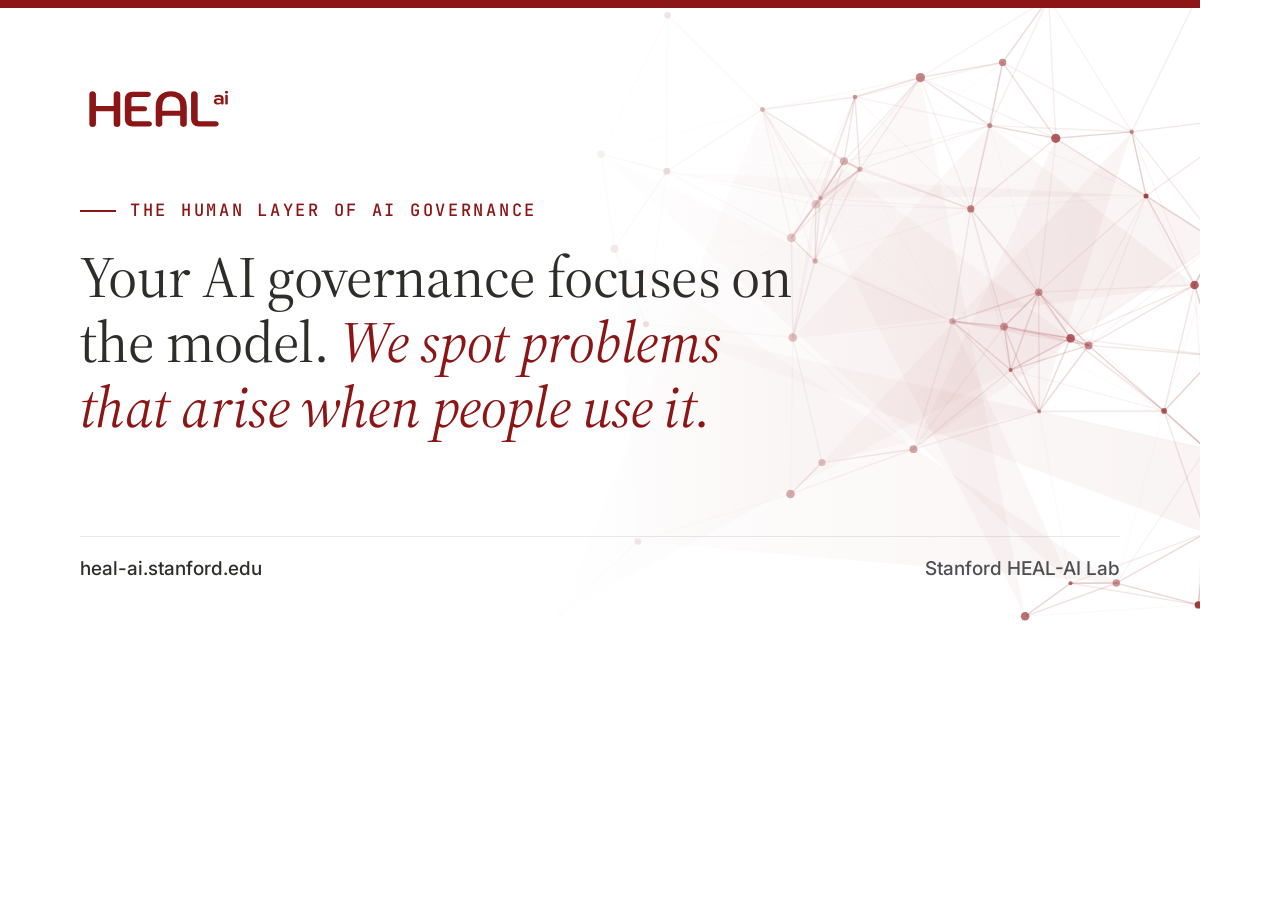
<file: tools/og-image/og-image.html>
<!doctype html><html><head><meta charset="utf-8">
<!-- Source of assets/og-image.png. Edit here, then run: node tools/og-image/render.mjs -->
<link href="https://fonts.googleapis.com/css2?family=Source+Serif+Pro:ital,wght@0,400;0,600;1,400&family=Inter:wght@400;500&family=JetBrains+Mono:wght@500&display=block" rel="stylesheet">
<style>
  :root{--cardinal:#8C1515;--ink:#2E2D29;--ink-mid:#4D4F53;--ink-low:#6B6D71;--line:rgba(46,45,41,.10)}
  html,body{margin:0}
  .card{position:relative;width:1200px;height:630px;overflow:hidden;background:#fff;font-family:Inter,system-ui,sans-serif}
  svg.net{position:absolute;inset:0}
  .wash{position:absolute;inset:0;background:linear-gradient(90deg,#fff 0%,#fff 46%,rgba(255,255,255,.55) 66%,rgba(255,255,255,0) 100%)}
  .bar{position:absolute;left:0;top:0;right:0;height:8px;background:var(--cardinal)}
  .content{position:absolute;left:80px;top:72px;width:760px}
  .logo{height:66px;display:block}
  .eye{margin:64px 0 0;display:flex;align-items:center;gap:14px;font:500 17px/1 'JetBrains Mono',monospace;letter-spacing:.16em;text-transform:uppercase;color:var(--cardinal)}
  .eye i{display:block;width:36px;height:2px;background:var(--cardinal)}
  h1{text-wrap:balance;margin:26px 0 0;font:400 58px/1.12 'Source Serif Pro',Georgia,serif;letter-spacing:-.01em;color:var(--ink)}
  h1 em{font-style:italic;color:var(--cardinal)}
  .foot{position:absolute;left:80px;right:80px;bottom:52px;display:flex;justify-content:space-between;align-items:center;
        padding-top:22px;border-top:1px solid var(--line);font:500 19px/1 Inter,sans-serif;color:var(--ink-mid)}
  .foot b{font-weight:500;color:var(--ink)}
</style></head><body>
<div class="card" id="card">
  <svg class="net" id="net" width="1200" height="630" viewBox="0 0 1200 630"></svg>
  <div class="wash"></div>
  <div class="bar"></div>
  <div class="content">
    <img class="logo" src="../../assets/heal-ai-logo-cardinal.svg" alt="">
    <p class="eye"><i></i>The human layer of AI governance</p>
    <h1>Your AI governance focuses on the model. <em>We spot problems that arise when people use it.</em></h1>
  </div>
  <div class="foot"><b>heal-ai.stanford.edu</b><span>Stanford HEAL-AI Lab</span></div>
</div>
<script>
  // A fixed (seeded) polygon network on the right, echoing the homepage hero.
  let s = 7; const rnd = () => (s = (s * 16807) % 2147483647) / 2147483647;
  const pts = []; for (let i = 0; i < 46; i++) pts.push([560 + rnd() * 700, -40 + rnd() * 710]);
  const net = document.getElementById('net'); let out = '';
  for (let i = 0; i < pts.length; i++) for (let j = i + 1; j < pts.length; j++) {
    const [a, b] = [pts[i], pts[j]], d = Math.hypot(a[0] - b[0], a[1] - b[1]);
    if (d < 190) out += `<line x1="${a[0]}" y1="${a[1]}" x2="${b[0]}" y2="${b[1]}" stroke="#8C1515" stroke-opacity="${(0.34 * (1 - d / 190)).toFixed(3)}" stroke-width="1.4"/>`;
  }
  for (let i = 0; i < pts.length - 2; i += 5) { const [a, b, c] = [pts[i], pts[i + 1], pts[i + 2]];
    out = `<polygon points="${a} ${b} ${c}" fill="#8C1515" fill-opacity="0.045"/>` + out; }
  for (const [x, y] of pts) out += `<circle cx="${x}" cy="${y}" r="${(2 + rnd() * 2.6).toFixed(1)}" fill="#8C1515" fill-opacity="${(0.45 + rnd() * 0.4).toFixed(2)}"/>`;
  net.innerHTML = out;
</script></body></html>
</file>
